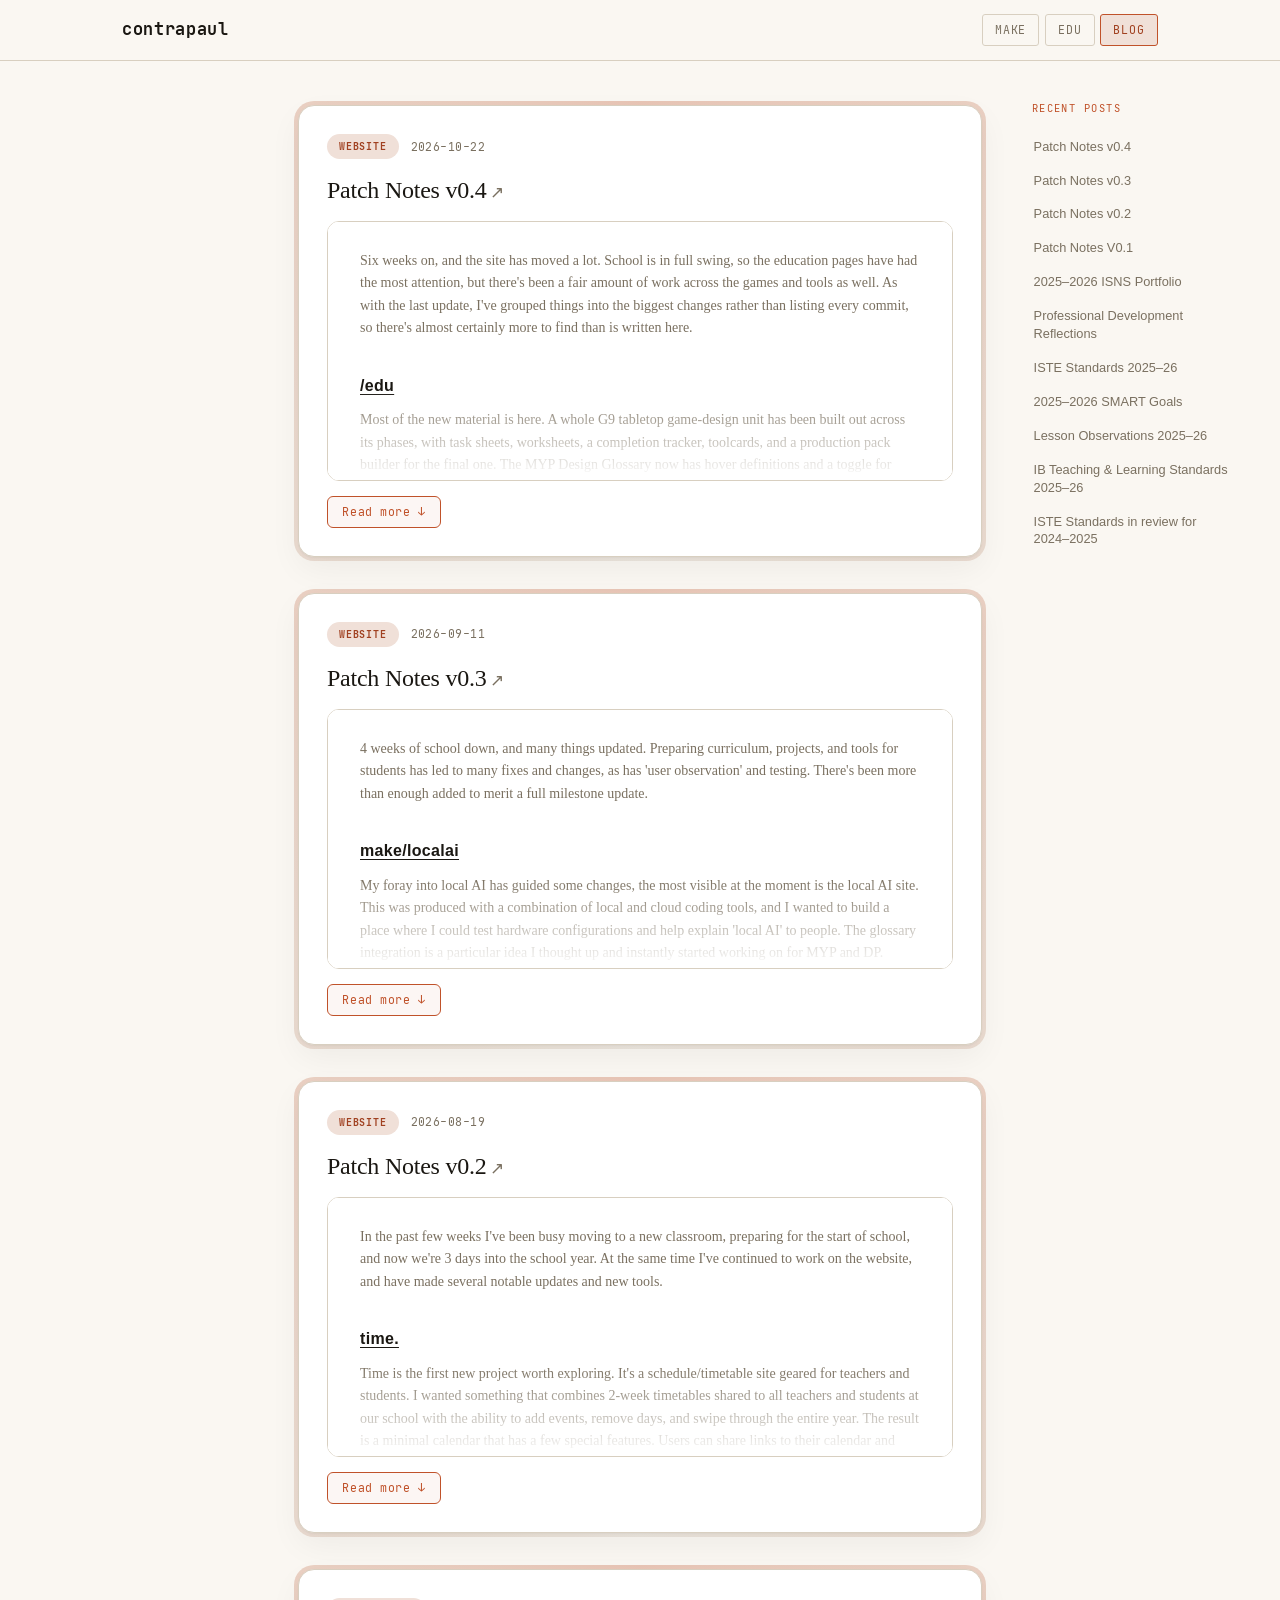
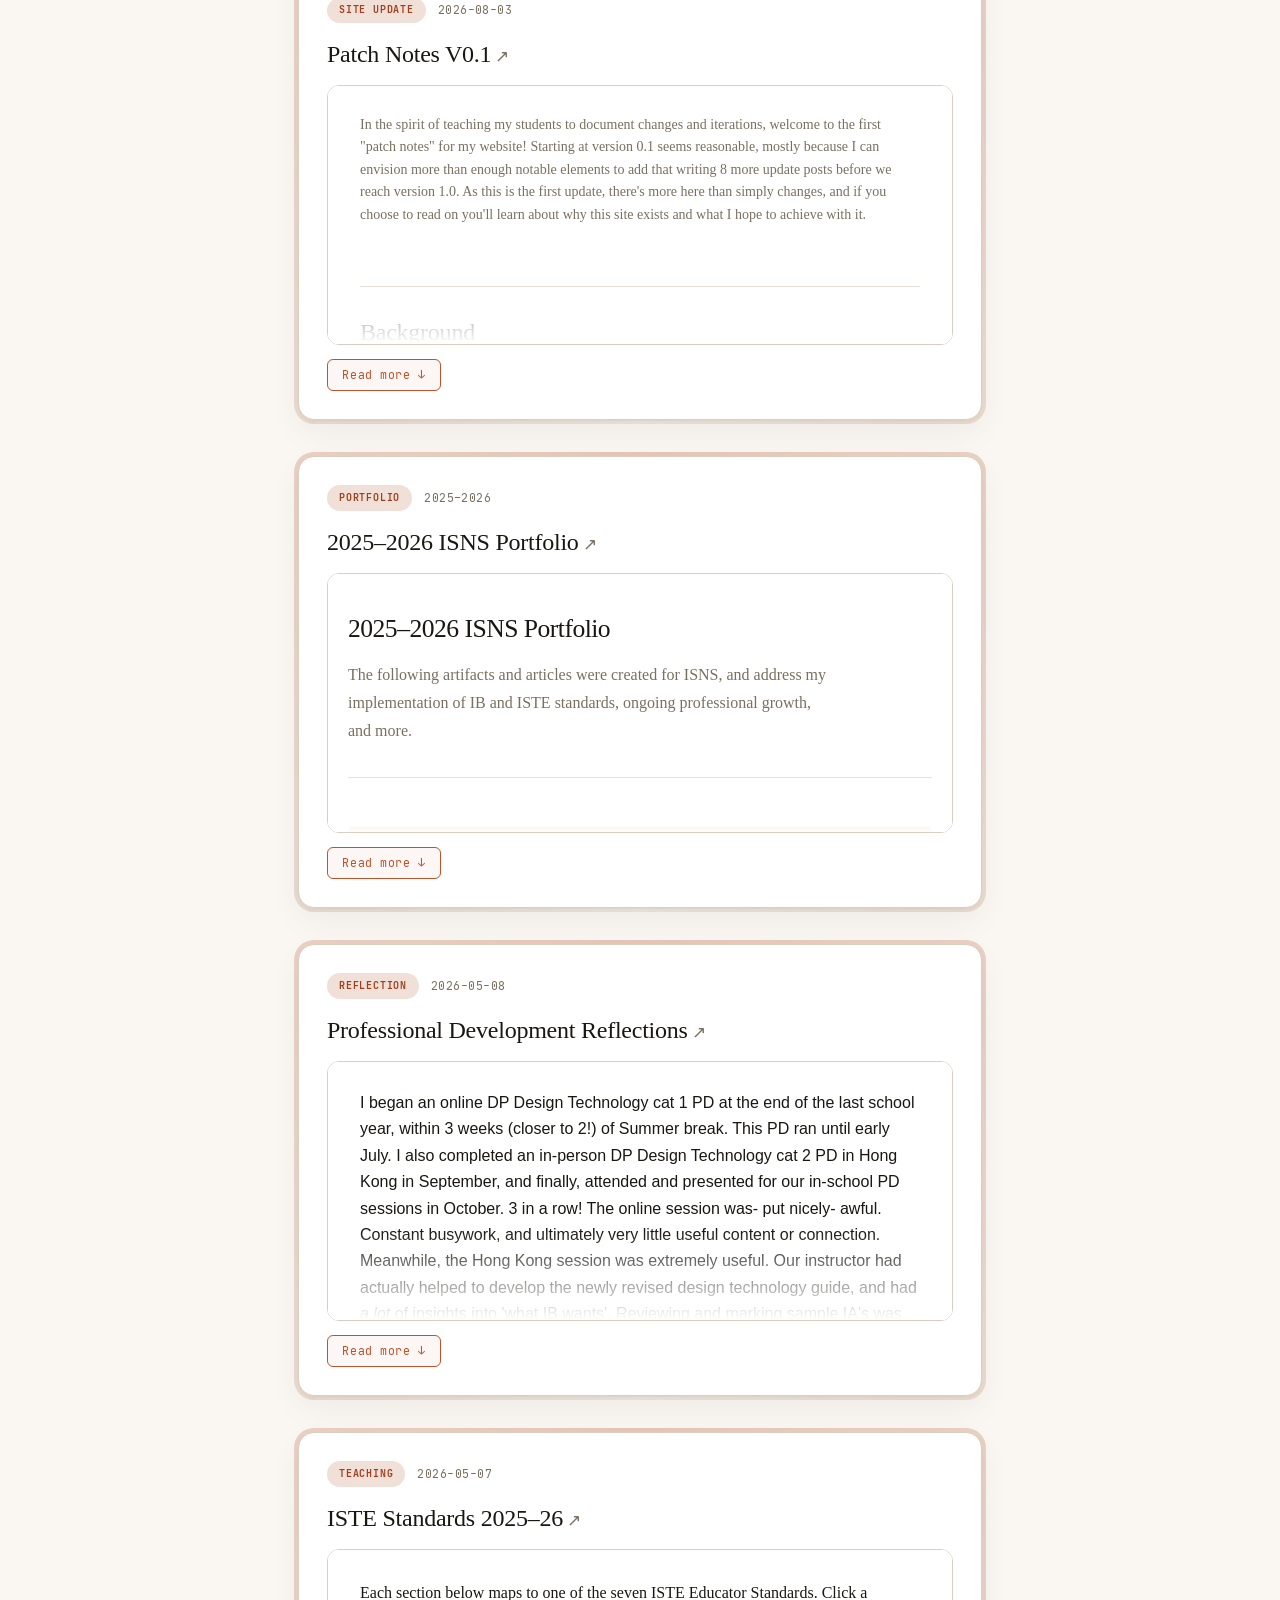
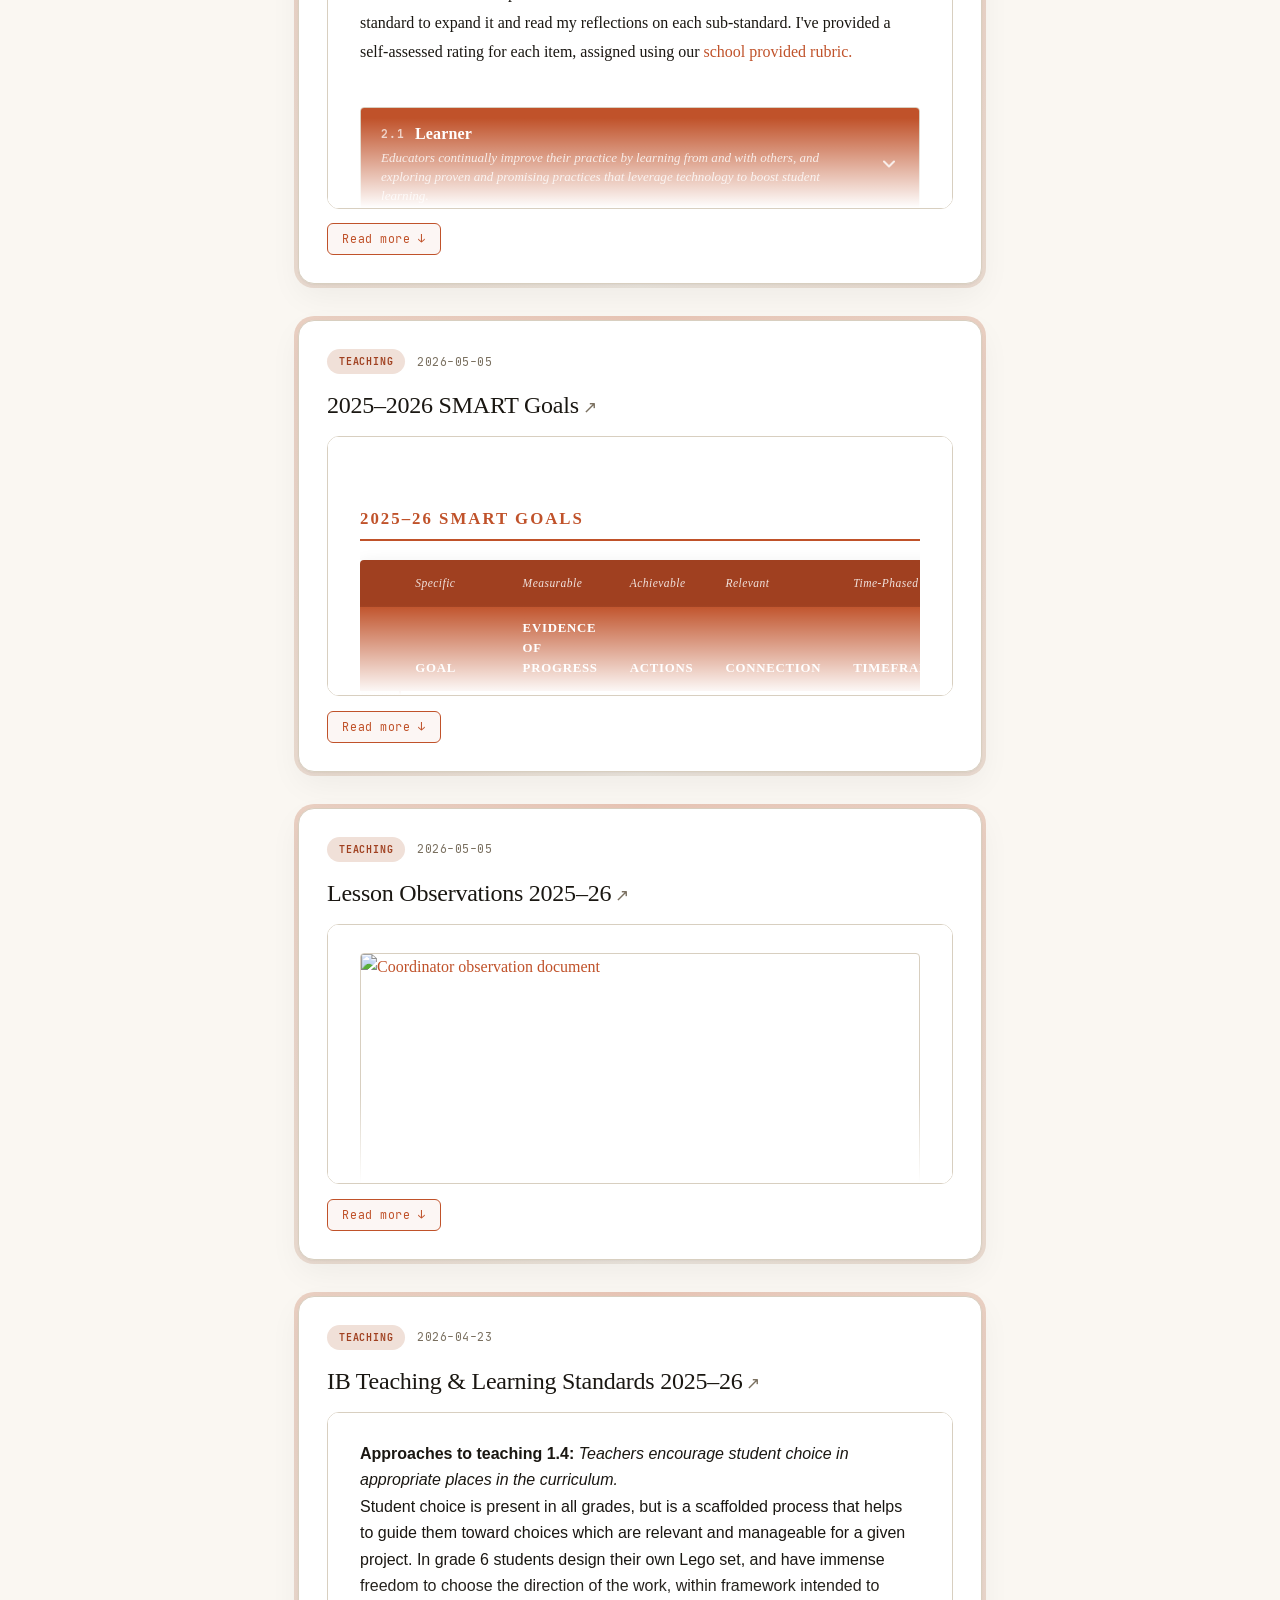
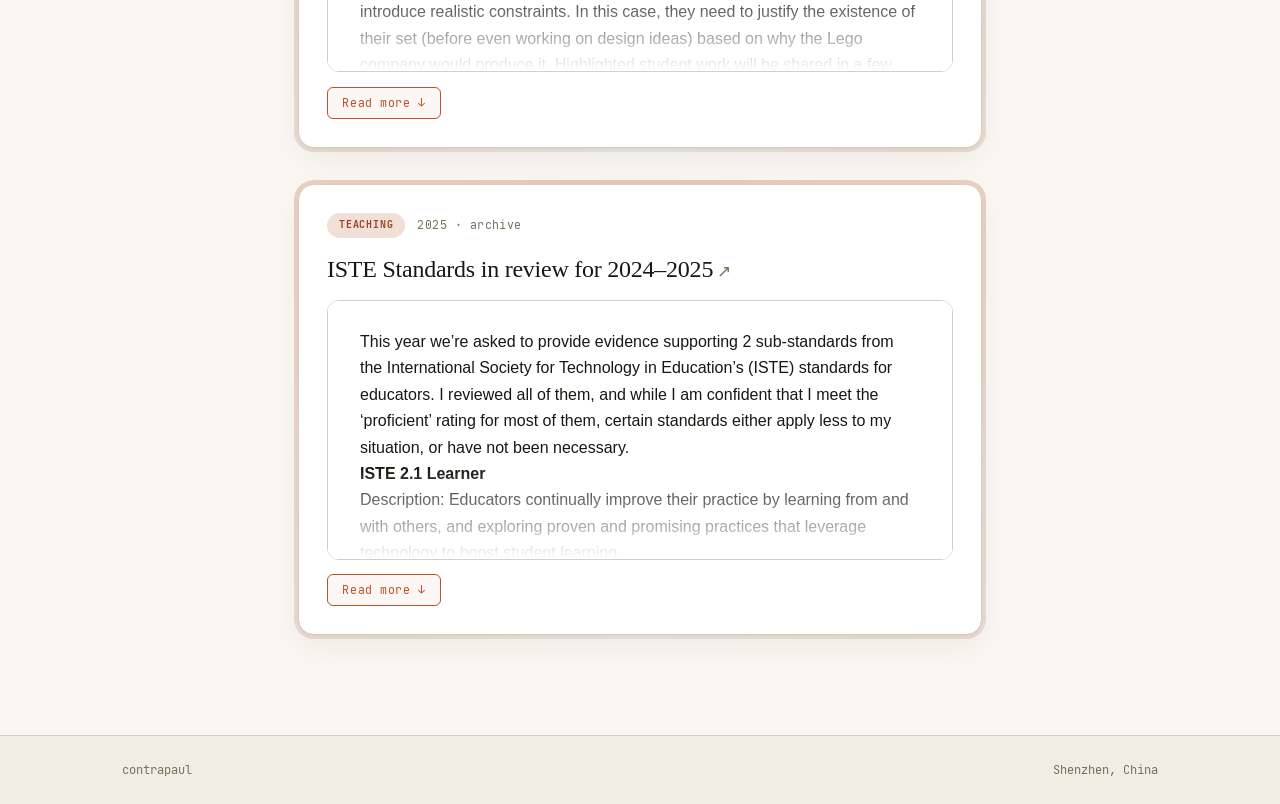
<file: index.html>
<!DOCTYPE html>
<html lang="en">
<head>
<meta charset="UTF-8">
<meta name="viewport" content="width=device-width, initial-scale=1.0">
<meta name="description" content="paul kwiatkowski // writing, reflections, and portfolio updates">
<title>blog · contrapaul</title>
<link rel="stylesheet" href="WEB/css/jetbrains-mono.css">
<style>
/* Warm editorial theme (shared with style.css) — slick chrome, readable content.
   JetBrains Mono is reserved for UI details; serif headlines + sans body do the reading. */
:root {
  --bg:          #faf7f2;
  --surface:     #f2ede4;
  --surface-2:   #e8e0d0;
  --border:      #d8cfc0;
  --text:        #1a1712;
  --muted:       #7a7060;
  --accent:      #c0522a;   /* terracotta */
  --accent-dark: #a04020;
  --accent-light:#f0e0d8;
  --font-display: Georgia, "Times New Roman", serif;
  --font-body:    "Helvetica Neue", Helvetica, Arial, sans-serif;
  --font-mono:    'JetBrains Mono', "Courier New", monospace;
  --transition:   180ms ease;
}

* { box-sizing: border-box; margin: 0; padding: 0; }
body {
  font-family: var(--font-body);
  background: var(--bg);
  color: var(--text);
  line-height: 1.6;
  min-height: 100vh;
  display: flex;
  flex-direction: column;
  -webkit-font-smoothing: antialiased;
}
a { color: inherit; text-decoration: none; }
::selection { background: var(--accent-light); }

/* ========== HEADER (shared with contrapaul.com) ========== */
.site-header {
  position: sticky;
  top: 0;
  z-index: 100;
  background: rgba(250,247,242,0.92);
  backdrop-filter: blur(8px);
  -webkit-backdrop-filter: blur(8px);
  border-bottom: 1px solid var(--border);
}
.header-inner {
  max-width: 1100px;
  margin: 0 auto;
  padding: 0 2rem;
  height: 60px;
  display: flex;
  align-items: center;
  justify-content: space-between;
}
.wordmark {
  font-family: var(--font-mono);
  font-size: 1.05rem;
  font-weight: 700;
  letter-spacing: 0.04em;
  transition: color var(--transition);
}
.wordmark:hover { color: var(--accent); }
.nav { display: flex; gap: 0.35rem; }
.nav a {
  font-family: var(--font-mono);
  font-size: 0.72rem;
  letter-spacing: 0.08em;
  text-transform: uppercase;
  padding: 0.35rem 0.75rem;
  color: var(--muted);
  transition: color var(--transition), border-color var(--transition), background var(--transition);
}
.nav a:hover { color: var(--text); }
.nav-tag {
  border: 1px solid var(--border);
  border-radius: 3px;
}
.nav-tag:hover {
  border-color: var(--accent);
  color: var(--accent);
}
.nav-tag.active {
  border-color: var(--accent);
  color: var(--accent-dark);
  background: var(--accent-light);
}

/* ========== LAYOUT: side menu + post stack ========== */
.layout {
  max-width: 1340px;
  width: 100%;
  margin: 0 auto;
  padding: 2.5rem 2rem 6rem;
  display: flex;
  align-items: flex-start;
  justify-content: center;
  gap: 2rem;
}
/* Invisible left gutter that mirrors the menu width, so the post stack
   stays centered on the page rather than being pushed by the menu. */
.layout-spacer { flex: 0 0 230px; }

/* ----- side menu (right) ----- */
.sidemenu {
  position: sticky;
  top: 84px;
  flex: 0 0 230px;
  width: 230px;
}
.sidemenu-toggle {
  display: none;
  width: 100%;
  font-family: var(--font-mono);
  font-size: 0.72rem;
  letter-spacing: 0.08em;
  text-transform: uppercase;
  color: var(--text);
  background: #fff;
  border: 1px solid var(--border);
  border-radius: 6px;
  padding: 0.6rem 0.9rem;
  cursor: pointer;
  text-align: left;
}
.sidemenu-heading {
  font-family: var(--font-mono);
  font-size: 0.65rem;
  letter-spacing: 0.14em;
  text-transform: uppercase;
  color: var(--accent);
  margin-bottom: 0.75rem;
  padding-left: 0.85rem;
}
.sidemenu-list { display: flex; flex-direction: column; }
.sidemenu-list a {
  font-size: 0.8rem;
  line-height: 1.4;
  padding: 0.5rem 0.85rem;
  border-left: 2px solid transparent;
  color: var(--muted);
  transition: color var(--transition), border-color var(--transition);
}
.sidemenu-list a:hover {
  color: var(--accent);
  border-left-color: var(--accent);
}

/* ----- post stack ----- */
.post-stack {
  flex: 0 1 800px;
  min-width: 0;
  display: flex;
  flex-direction: column;
  gap: 1.75rem;
}

/* ========== POST CARD (glass frame, warm edition) ========== */
@property --glass-angle {
  syntax: '<angle>';
  initial-value: 0deg;
  inherits: false;
}
@keyframes glass-spin {
  to { --glass-angle: 360deg; }
}
.post-card {
  border-radius: 20px;
  padding: 4px;
  background: conic-gradient(from var(--glass-angle),
    rgba(192,82,42,0.30), rgba(216,207,192,0.4), rgba(192,82,42,0.30));
  animation: glass-spin 8s linear infinite;
  scroll-margin-top: 84px;
}
.post-card-interior {
  border-radius: 16px;
  padding: 1.75rem;
  background: #fff;
  border: 1px solid var(--border);
  box-shadow: 0 1px 2px rgba(26,23,18,0.04), 0 12px 32px rgba(26,23,18,0.05);
}
.post-meta {
  display: flex;
  align-items: center;
  gap: 0.75rem;
  margin-bottom: 1rem;
  flex-wrap: wrap;
}
.post-tag {
  display: inline-block;
  font-family: var(--font-mono);
  background: var(--accent-light);
  color: var(--accent-dark);
  padding: 0.3rem 0.75rem;
  border-radius: 20px;
  font-size: 0.62rem;
  letter-spacing: 0.08em;
  text-transform: uppercase;
  font-weight: 700;
}
.post-date {
  font-family: var(--font-mono);
  font-size: 0.72rem;
  letter-spacing: 0.04em;
  color: var(--muted);
}
.post-card h2 {
  font-family: var(--font-display);
  font-size: 1.5rem;
  font-weight: 400;
  letter-spacing: -0.01em;
  line-height: 1.25;
  margin-bottom: 1rem;
  color: var(--text);
}
/* The card title doubles as the permalink to the post. */
.post-card h2 a {
  color: inherit;
  text-decoration: none;
  transition: color 0.2s ease;
}
.post-card h2 a::after {
  content: ' \2197';
  font-size: 0.7em;
  color: var(--muted);
  transition: color 0.2s ease;
}
.post-card h2 a:hover,
.post-card h2 a:hover::after { color: var(--accent); }
.post-btn {
  font-family: var(--font-mono);
  font-size: 0.72rem;
  letter-spacing: 0.05em;
  padding: 0.5rem 0.9rem;
  border-radius: 6px;
  border: 1px solid var(--accent);
  background: rgba(192,82,42,0.05);
  cursor: pointer;
  color: var(--accent);
  transition: background 0.2s ease, color 0.2s ease;
}
.post-btn:hover { background: var(--accent); color: #fff; }

/* ----- embedded post body ----- */
.post-stack {
  /* Collapsed preview height - about one or two paragraphs. Read from here by
     the script, so this is the only place the number is written. */
  --preview-h: 260px;
}
.post-body {
  position: relative;
  background: #fff;
  border: 1px solid var(--border);
  border-radius: 12px;
  overflow: hidden;
}
.post-body.collapsed { max-height: var(--preview-h); }
/* Fade the clipped edge so it reads as "there is more below". */
.post-body.collapsed::after {
  content: '';
  position: absolute;
  left: 0;
  right: 0;
  bottom: 0;
  height: 90px;
  background: linear-gradient(to bottom, rgba(255,255,255,0), #fff);
  pointer-events: none;
}
.post-body iframe {
  display: block;
  width: 100%;
  border: 0;
  background: #fff;
}
.post-more { margin-top: 0.9rem; }

/* ========== FOOTER (shared with contrapaul.com) ========== */
.site-footer {
  margin-top: auto;
  border-top: 1px solid var(--border);
  background: var(--surface);
}
.footer-inner {
  max-width: 1100px;
  margin: 0 auto;
  padding: 1.5rem 2rem;
  display: flex;
  align-items: center;
  justify-content: space-between;
  font-family: var(--font-mono);
  font-size: 0.75rem;
  color: var(--muted);
}

/* ========== MOBILE ========== */
@media (max-width: 860px) {
  .layout { flex-direction: column; gap: 1.25rem; }
  .layout-spacer { display: none; }
  .sidemenu {
    position: static;
    flex: none;
    width: 100%;
    order: -1;
  }
  .sidemenu-heading { display: none; }
  .sidemenu-toggle { display: block; }
  .sidemenu-list {
    display: none;
    margin-top: 0.6rem;
    border-left: 1px solid var(--border);
  }
  .sidemenu.open .sidemenu-list { display: flex; }
}

.posts-status {
  font-family: var(--font-mono);
  font-size: 0.8rem;
  color: var(--muted);
  padding: 1rem 0.25rem;
}
</style>
</head>
<body>
<header class="site-header">
<div class="header-inner">
<a href="https://contrapaul.com" class="wordmark">contrapaul</a>
<nav class="nav">
<a href="https://make.contrapaul.com" class="nav-tag">Make</a>
<a href="https://edu.contrapaul.com" class="nav-tag">Edu</a>
<a href="https://blog.contrapaul.com" class="nav-tag active">Blog</a>
</nav>
</div>
</header>

<main>
<div class="layout">

<!-- Left gutter: balances the right menu so the stack stays centered -->
<div class="layout-spacer" aria-hidden="true"></div>

<!-- Post stack (newest first) — populated automatically from posts/manifest.json -->
<section class="post-stack" id="postStack">
<p class="posts-status" id="postsStatus">Loading posts…</p>
</section>

<!-- Side menu (right) -->
<aside class="sidemenu" id="sidemenu">
<button class="sidemenu-toggle" id="sidemenuToggle" aria-expanded="false">Recent posts ▾</button>
<p class="sidemenu-heading">Recent posts</p>
<nav class="sidemenu-list" id="sidemenuList"></nav>
</aside>

</div>
</main>

<footer class="site-footer">
<div class="footer-inner">
<span class="footer-name">contrapaul</span>
<span class="footer-location">Shenzhen, China</span>
</div>
</footer>

<script>
(function () {
  // Mobile side-menu toggle
  var sidemenu = document.getElementById('sidemenu');
  var toggle = document.getElementById('sidemenuToggle');
  toggle.addEventListener('click', function () {
    var open = sidemenu.classList.toggle('open');
    toggle.setAttribute('aria-expanded', open ? 'true' : 'false');
  });

  // Embedded post bodies: hide each post's own header/footer/back-link and
  // size the iframe to its content. Posts are same-origin, so this is allowed.
  function fitFrame(frame) {
    try {
      var doc = frame.contentDocument;
      if (!doc) return;
      var css = doc.createElement('style');
      css.textContent =
        'html,body{background:#fff!important;}' +
        // The card already shows the title and the date, and links to the post,
        // so the post's own chrome and heading would just repeat them here.
        '.site-header,.post-meta-top,.site-footer,.post h1,.post-subtitle{display:none!important;}' +
        '.post{padding:1.75rem 2rem 2rem!important;}';
      doc.head.appendChild(css);
      frame.style.height = doc.documentElement.scrollHeight + 'px';
    } catch (e) { /* cross-origin or not ready — leave default height */ }
  }

  function slugify(filename) {
    return 'post-' + filename.replace(/\.html$/i, '').toLowerCase().replace(/[^a-z0-9]+/g, '-').replace(/(^-|-$)/g, '');
  }

  function metaContent(doc, name) {
    var el = doc.querySelector('meta[name="' + name + '"]');
    return el ? el.content.trim() : '';
  }

  // Every post's card metadata (title/date/tag/excerpt) lives in that post's
  // own <head> as <meta> tags — see posts/*.html. This is the only place
  // that data needs to be written; nothing here is duplicated by hand.
  async function loadPost(file) {
    var res = await fetch('posts/' + file);
    if (!res.ok) throw new Error('Failed to load posts/' + file);
    var html = await res.text();
    var doc = new DOMParser().parseFromString(html, 'text/html');
    // A file with no post-title meta is empty or malformed - e.g. a post that
    // was committed before its content was saved. Skip it rather than render a
    // card titled with the raw filename and no date, tag, excerpt or body.
    var title = metaContent(doc, 'post-title');
    if (!title) throw new Error('posts/' + file + ' has no post-title meta - skipping');
    var date = metaContent(doc, 'post-date');
    return {
      file: file,
      id: slugify(file),
      title: title,
      tag: metaContent(doc, 'post-tag') || 'Post',
      date: date,
      dateLabel: metaContent(doc, 'post-date-label') || date
    };
  }

  // Show the toggle only when the post is actually taller than the preview,
  // and never re-collapse a post the reader has opened.
  function syncToggle(article) {
    var body = article.querySelector('.post-body');
    var btn = article.querySelector('.post-more');
    var frame = body.querySelector('iframe');
    var full = parseFloat(frame.style.height);
    if (!full) return;
    var preview = parseFloat(getComputedStyle(document.getElementById('postStack')).getPropertyValue('--preview-h'));
    var overflows = full > preview + 40;
    btn.hidden = !overflows;
    if (!overflows) body.classList.remove('collapsed');
  }

  function renderPosts(posts) {
    var stack = document.getElementById('postStack');
    var list = document.getElementById('sidemenuList');
    stack.innerHTML = '';
    list.innerHTML = '';

    posts.forEach(function (post) {
      var article = document.createElement('article');
      article.className = 'post-card';
      article.id = post.id;
      var bodyId = post.id + '-body';
      article.innerHTML =
        '<div class="post-card-interior">' +
        '<div class="post-meta">' +
        '<span class="post-tag"></span>' +
        '<span class="post-date"></span>' +
        '</div>' +
        '<h2><a target="_blank" rel="noopener"></a></h2>' +
        '<div class="post-body collapsed" id="' + bodyId + '">' +
        '<iframe title="" loading="lazy"></iframe>' +
        '</div>' +
        '<button type="button" class="post-btn post-more" aria-controls="' + bodyId + '" aria-expanded="false" hidden>Read more ↓</button>' +
        '</div>';
      article.querySelector('.post-tag').textContent = post.tag;
      article.querySelector('.post-date').textContent = post.dateLabel;
      var link = article.querySelector('h2 a');
      link.textContent = post.title;
      link.href = 'posts/' + post.file;
      var frame = article.querySelector('iframe');
      frame.title = post.title;
      frame.src = 'posts/' + post.file;
      frame.addEventListener('load', function () {
        fitFrame(frame);
        syncToggle(article);
      });

      var body = article.querySelector('.post-body');
      var moreBtn = article.querySelector('.post-more');
      moreBtn.addEventListener('click', function () {
        var collapsed = body.classList.toggle('collapsed');
        moreBtn.setAttribute('aria-expanded', collapsed ? 'false' : 'true');
        moreBtn.textContent = collapsed ? 'Read more ↓' : 'Show less ↑';
        // Collapsing a long post can leave the reader far down the page.
        if (collapsed) article.scrollIntoView({ block: 'nearest' });
      });
      stack.appendChild(article);

      var sideLink = document.createElement('a');
      sideLink.href = '#' + post.id;
      sideLink.textContent = post.title;
      sideLink.addEventListener('click', function () { sidemenu.classList.remove('open'); });
      list.appendChild(sideLink);
    });

    window.addEventListener('resize', function () {
      document.querySelectorAll('.post-card').forEach(function (article) {
        fitFrame(article.querySelector('.post-body iframe'));
        syncToggle(article);
      });
    });
  }

  async function init() {
    var status = document.getElementById('postsStatus');
    try {
      var manifestRes = await fetch('posts/manifest.json');
      if (!manifestRes.ok) throw new Error('Failed to load posts/manifest.json');
      var files = await manifestRes.json();
      // One unreadable post must not blank the whole stack, so each load
      // failure is reported to the console and dropped on its own.
      var loaded = await Promise.all(files.map(function (file) {
        return loadPost(file).catch(function (err) { console.warn(err.message); return null; });
      }));
      var posts = loaded.filter(function (post) { return post; });
      if (!posts.length) throw new Error('no readable posts in posts/manifest.json');
      posts.sort(function (a, b) { return b.date.localeCompare(a.date); });
      renderPosts(posts);
    } catch (err) {
      status.textContent = 'Could not load posts (' + err.message + '). If you opened this file directly, serve it over http:// instead — e.g. `python3 -m http.server` from the blog/ folder.';
      console.error(err);
    }
  }

  init();
})();
</script>
</body>
</html>
</file>
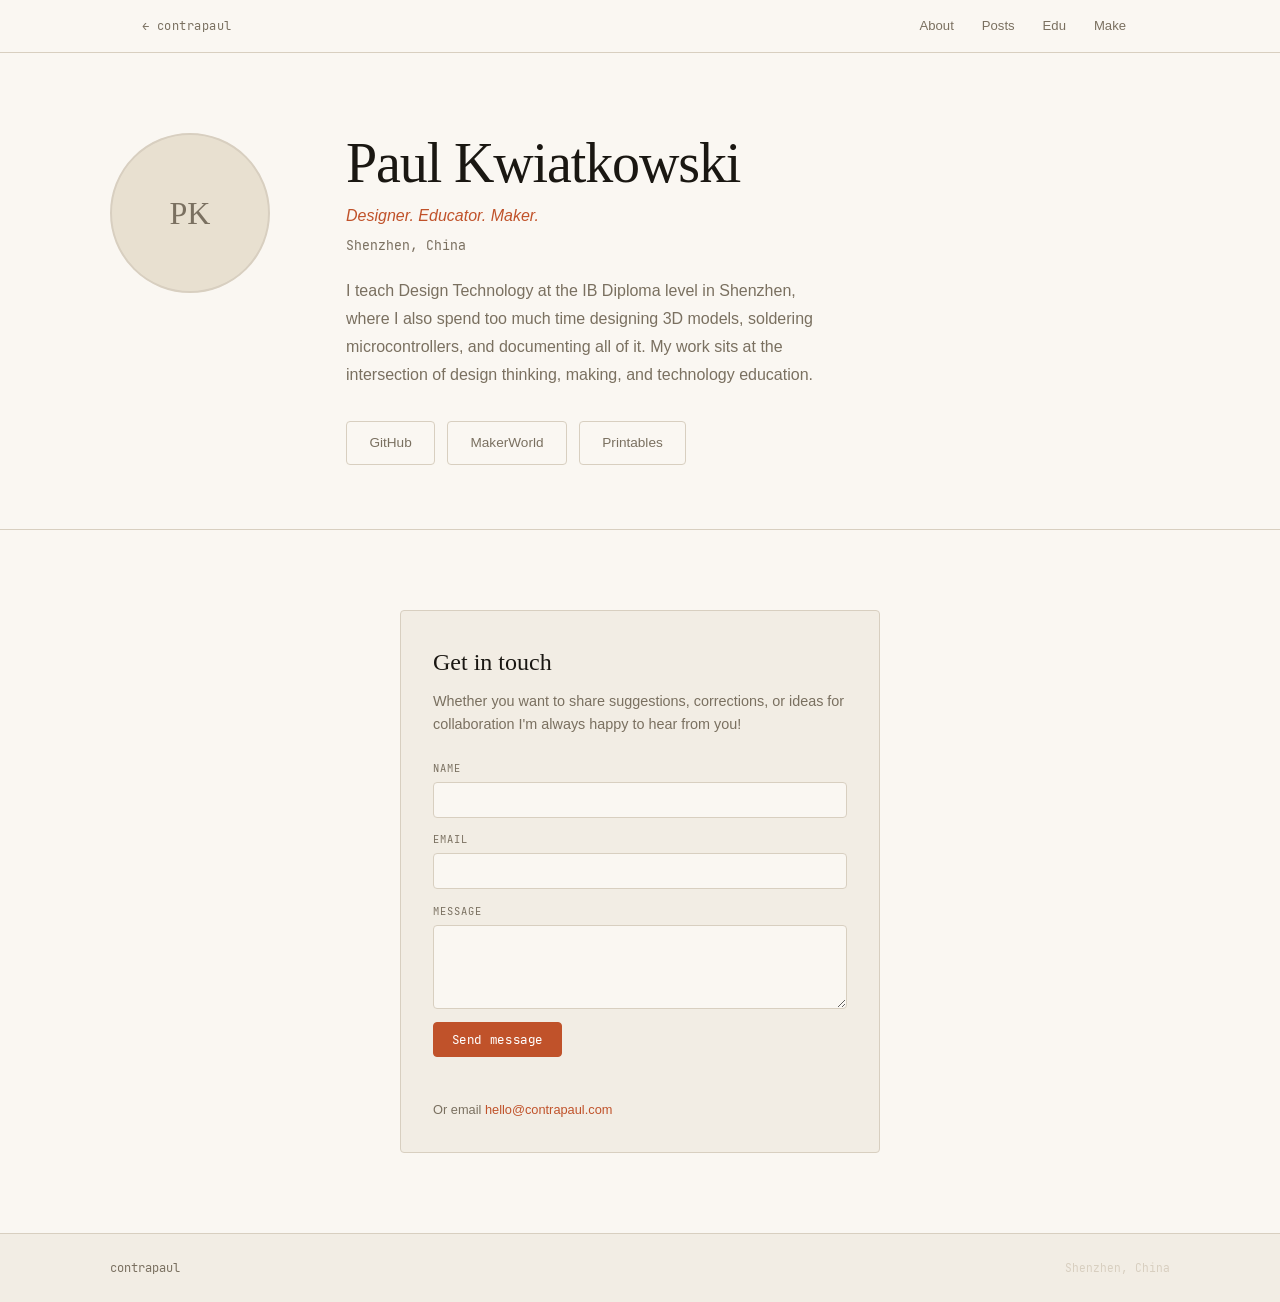
<file: about.html>
<!DOCTYPE html>
<html lang="en">
<head>
<meta charset="UTF-8">
<meta name="viewport" content="width=device-width, initial-scale=1.0">
<meta name="description" content="About Paul Kwiatkowski, Design Technology teacher, maker, 3D printing creator, and designer based in Shenzhen.">
<title>About - contrapaul blog</title>
<link rel="stylesheet" href="WEB/css/jetbrains-mono.css">
<link rel="stylesheet" href="style.css">
</head>
<body>
<header class="site-header">
<div class="header-inner">
<a href="https://contrapaul.com" class="back-link">← contrapaul</a>
<nav class="nav">
<a href="about.html">About</a>
<a href="index.html">Posts</a>
<a href="https://edu.contrapaul.com">Edu</a>
<a href="https://make.contrapaul.com">Make</a>
</nav>
</div>
</header>
<main>
<section class="hero">
<div class="hero-inner">
<div class="profile-block">
<div class="profile-image-wrap">
<div class="profile-image-placeholder">PK</div>
</div>
<div>
<h1 class="name">Paul Kwiatkowski</h1>
<p class="tagline">Designer. Educator. Maker.</p>
<p class="location">Shenzhen, China</p>
<p class="bio-short">I teach Design Technology at the IB Diploma level in Shenzhen, where I also spend too much time designing 3D models, soldering microcontrollers, and documenting all of it. My work sits at the intersection of design thinking, making, and technology education.</p>
<div class="profile-links">
<a href="https://github.com/" class="btn-secondary" target="_blank" rel="noopener">GitHub</a>
<a href="https://makerworld.com/" class="btn-secondary" target="_blank" rel="noopener">MakerWorld</a>
<a href="https://printables.com/" class="btn-secondary" target="_blank" rel="noopener">Printables</a>
</div>
</div>
</div>
</div>
</section>

<section class="section-inner">
<div class="contact-block">
<h2 class="contact-title">Get in touch</h2>
<p class="contact-lede">Whether you want to share suggestions, corrections, or ideas for collaboration I'm always happy to hear from you!</p>
<form class="contact-form" id="contact-form" novalidate>
<label class="contact-field">
<span class="contact-label">Name</span>
<input type="text" name="name" required autocomplete="name" maxlength="100">
</label>
<label class="contact-field">
<span class="contact-label">Email</span>
<input type="email" name="email" required autocomplete="email" maxlength="200">
</label>
<label class="contact-field">
<span class="contact-label">Message</span>
<textarea name="message" rows="4" required maxlength="5000"></textarea>
</label>
<input type="text" name="company" class="contact-hp" tabindex="-1" autocomplete="off" aria-hidden="true">
<button type="submit" class="contact-submit" id="contact-submit">Send message</button>
<div class="contact-status" id="contact-status" role="status" aria-live="polite"></div>
</form>
<div class="contact-fallback">Or email <a href="mailto:hello@contrapaul.com">hello@contrapaul.com</a></div>
</div>
</section>
</main>

<footer class="site-footer">
<div class="footer-inner">
<a href="https://contrapaul.com" class="footer-home">contrapaul</a>
<span class="footer-copy">Shenzhen, China</span>
</div>
</footer>

<script>
(function () {
  'use strict';
  var form = document.getElementById('contact-form');
  if (!form) return;
  var btn = document.getElementById('contact-submit');
  var statusEl = document.getElementById('contact-status');

  function setStatus(msg, kind) {
    statusEl.textContent = msg;
    statusEl.className = 'contact-status' + (kind ? ' is-' + kind : '');
  }

  form.addEventListener('submit', function (e) {
    e.preventDefault();
    setStatus('', '');
    var fd = new FormData(form);

    /* Honeypot: real users never fill this hidden field */
    if ((fd.get('company') || '').trim()) {
      setStatus('Thanks, your message has been sent.', 'success');
      form.reset();
      return;
    }

    var payload = {
      name: (fd.get('name') || '').trim(),
      email: (fd.get('email') || '').trim(),
      message: (fd.get('message') || '').trim()
    };
    if (!payload.name || !payload.email || !payload.message) {
      setStatus('Please fill in all fields.', 'error');
      return;
    }

    var original = btn.textContent;
    btn.disabled = true;
    btn.textContent = 'Sending...';

    fetch('/api/contact', {
      method: 'POST',
      headers: { 'Content-Type': 'application/json' },
      body: JSON.stringify(payload)
    }).then(function (res) {
      return res.json().catch(function () { return {}; }).then(function (body) {
        if (res.ok) {
          setStatus('Thanks, your message has been sent.', 'success');
          form.reset();
        } else {
          setStatus(body.error || 'Something went wrong. Please use the email link below.', 'error');
        }
      });
    }).catch(function () {
      setStatus('Network error. Please use the email link below.', 'error');
    }).finally(function () {
      btn.disabled = false;
      btn.textContent = original;
    });
  });
})();
</script>
</body>
</html>
</file>
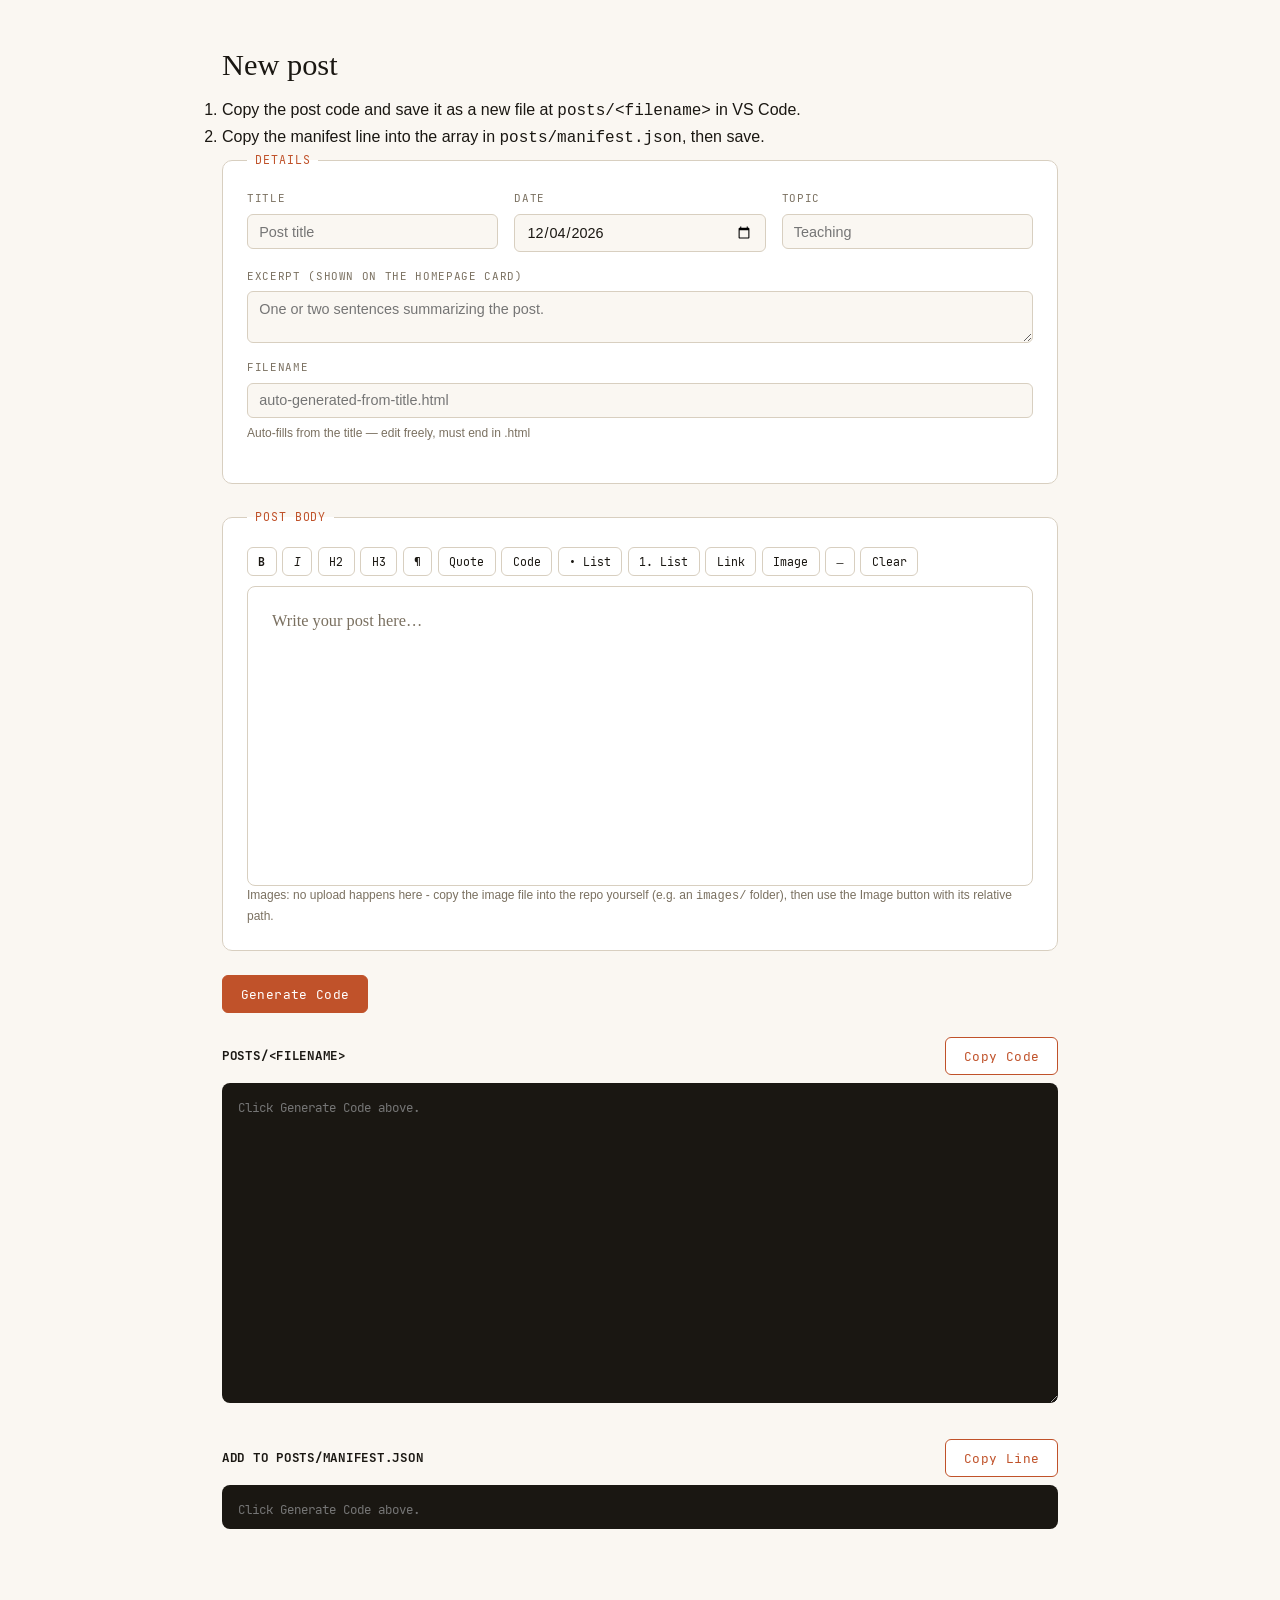
<file: new-post.html>
<!DOCTYPE html>
<html lang="en">
<head>
<meta charset="UTF-8">
<meta name="viewport" content="width=device-width, initial-scale=1.0">
<title>New post — contrapaul</title>
<link rel="stylesheet" href="WEB/css/jetbrains-mono.css">
<link rel="stylesheet" href="style.css">
<style>
:root {
  --bg: #faf7f2; --surface: #f2ede4; --surface-2: #e8e0d0; --border: #d8cfc0;
  --text: #1a1712; --muted: #7a7060; --accent: #c0522a; --accent-dark: #a04020;
  --accent-light: #f0e0d8; --font-display: Georgia, "Times New Roman", serif;
  --font-body: "Helvetica Neue", Helvetica, Arial, sans-serif;
  --font-mono: 'JetBrains Mono', "Courier New", monospace; --radius: 10px;
}
* { box-sizing: border-box; }
body { font-family: var(--font-body); background: var(--bg); color: var(--text); margin: 0; }
.wrap { max-width: 900px; margin: 0 auto; padding: 2.5rem 2rem 6rem; }
h1 { font-family: var(--font-display); font-weight: 400; font-size: 1.9rem; margin: 0 0 0.4rem; }
.intro { color: var(--muted); font-size: 0.9rem; line-height: 1.6; margin-bottom: 2rem; max-width: 65ch; }
.intro ol { padding-left: 1.2rem; margin: 0.5rem 0 0; }
fieldset { border: 1px solid var(--border); border-radius: var(--radius); padding: 1.25rem 1.5rem 1.5rem; margin: 0 0 1.5rem; background: #fff; }
legend { font-family: var(--font-mono); font-size: 0.72rem; letter-spacing: 0.08em; text-transform: uppercase; color: var(--accent); padding: 0 0.5rem; }
.field-row { display: flex; gap: 1rem; flex-wrap: wrap; margin-bottom: 1rem; }
.field { flex: 1 1 200px; display: flex; flex-direction: column; gap: 0.35rem; }
.field.full { flex-basis: 100%; }
label { font-family: var(--font-mono); font-size: 0.68rem; letter-spacing: 0.06em; text-transform: uppercase; color: var(--muted); }
input[type="text"], input[type="date"], textarea {
  font-family: var(--font-body); font-size: 0.9rem; padding: 0.55rem 0.7rem;
  border: 1px solid var(--border); border-radius: 6px; background: var(--bg); color: var(--text);
}
input:focus, textarea:focus, [contenteditable]:focus { outline: 2px solid var(--accent-light); border-color: var(--accent); }
.hint { font-size: 0.75rem; color: var(--muted); }

.toolbar { display: flex; flex-wrap: wrap; gap: 0.35rem; margin-bottom: 0.6rem; }
.toolbar button {
  font-family: var(--font-mono); font-size: 0.72rem; padding: 0.4rem 0.65rem;
  border: 1px solid var(--border); border-radius: 6px; background: #fff; color: var(--text); cursor: pointer;
}
.toolbar button:hover { border-color: var(--accent); color: var(--accent); }

#editor {
  min-height: 300px; border: 1px solid var(--border); border-radius: 8px;
  padding: 1.25rem 1.5rem; background: #fff; font-family: var(--font-display);
  font-size: 1.02rem; line-height: 1.75;
}
#editor:empty:before { content: attr(data-placeholder); color: var(--muted); }
#editor h2 { font-size: 1.35rem; }
#editor h3 { font-size: 1.05rem; }
#editor blockquote { border-left: 3px solid var(--accent); padding-left: 1rem; margin-left: 0; color: var(--muted); font-style: italic; }
#editor code { font-family: var(--font-mono); background: var(--surface-2); padding: 0.1em 0.35em; border-radius: 3px; }
#editor img { max-width: 100%; border-radius: 6px; border: 1px solid var(--border); }
#editor a { color: var(--accent); }

.actions { display: flex; gap: 0.75rem; margin: 1.5rem 0; flex-wrap: wrap; }
.btn { font-family: var(--font-mono); font-size: 0.8rem; letter-spacing: 0.03em; padding: 0.65rem 1.1rem; border-radius: 6px; border: 1px solid var(--accent); background: var(--accent); color: #fff; cursor: pointer; }
.btn.secondary { background: #fff; color: var(--accent); }
.btn:hover { opacity: 0.9; }

.output { margin-bottom: 1.75rem; }
.output-head { display: flex; align-items: center; justify-content: space-between; margin-bottom: 0.5rem; flex-wrap: wrap; gap: 0.5rem; }
.output-head h2 { font-family: var(--font-mono); font-size: 0.78rem; letter-spacing: 0.06em; text-transform: uppercase; color: var(--text); margin: 0; }
textarea.code {
  width: 100%; font-family: var(--font-mono); font-size: 0.78rem; line-height: 1.5;
  background: #1a1712; color: #f2ede4; border: none; border-radius: 8px; padding: 1rem; resize: vertical;
}
#outputCode { height: 320px; }
#manifestLine { height: 44px; resize: none; }
</style>
</head>
<body>
<div class="wrap">
<h1>New post</h1>
  <ol>
    <li>Copy the post code and save it as a new file at <code>posts/&lt;filename&gt;</code> in VS Code.</li>
    <li>Copy the manifest line into the array in <code>posts/manifest.json</code>, then save.</li>
  </ol>
</p>

<fieldset>
<legend>Details</legend>
<div class="field-row">
  <div class="field">
    <label for="fieldTitle">Title</label>
    <input type="text" id="fieldTitle" placeholder="Post title">
  </div>
  <div class="field">
    <label for="fieldDate">Date</label>
    <input type="date" id="fieldDate">
  </div>
  <div class="field">
    <label for="fieldTag">Topic</label>
    <input type="text" id="fieldTag" list="tagOptions" placeholder="Teaching">
    <datalist id="tagOptions">
      <option value="Teaching"><option value="Reflection"><option value="Portfolio">
    </datalist>
  </div>
</div>
<div class="field-row">
  <div class="field full">
    <label for="fieldExcerpt">Excerpt (shown on the homepage card)</label>
    <textarea id="fieldExcerpt" rows="2" placeholder="One or two sentences summarizing the post."></textarea>
  </div>
</div>
<div class="field-row">
  <div class="field full">
    <label for="fieldFilename">Filename</label>
    <input type="text" id="fieldFilename" placeholder="auto-generated-from-title.html">
    <span class="hint">Auto-fills from the title — edit freely, must end in .html</span>
  </div>
</div>
</fieldset>

<fieldset>
<legend>Post body</legend>
<div class="toolbar">
  <button type="button" data-cmd="bold" title="Bold"><b>B</b></button>
  <button type="button" data-cmd="italic" title="Italic"><i>I</i></button>
  <button type="button" data-block="H2">H2</button>
  <button type="button" data-block="H3">H3</button>
  <button type="button" data-block="P">¶</button>
  <button type="button" data-block="BLOCKQUOTE">Quote</button>
  <button type="button" id="btnCode">Code</button>
  <button type="button" data-cmd="insertUnorderedList">• List</button>
  <button type="button" data-cmd="insertOrderedList">1. List</button>
  <button type="button" id="btnLink">Link</button>
  <button type="button" id="btnImage">Image</button>
  <button type="button" data-cmd="insertHorizontalRule">―</button>
  <button type="button" data-cmd="removeFormat">Clear</button>
</div>
<div id="editor" contenteditable="true" data-placeholder="Write your post here…"></div>
<p class="hint">Images: no upload happens here - copy the image file into the repo yourself (e.g. an <code>images/</code> folder), then use the Image button with its relative path.</p>
</fieldset>

<div class="actions">
  <button type="button" class="btn" id="btnGenerate">Generate Code</button>
</div>

<div class="output">
  <div class="output-head">
    <h2>posts/<span id="filenameHint">&lt;filename&gt;</span></h2>
    <button type="button" class="btn secondary" id="btnCopyCode">Copy Code</button>
  </div>
  <textarea class="code" id="outputCode" readonly placeholder="Click Generate Code above."></textarea>
</div>

<div class="output">
  <div class="output-head">
    <h2>Add to posts/manifest.json</h2>
    <button type="button" class="btn secondary" id="btnCopyManifest">Copy Line</button>
  </div>
  <textarea class="code" id="manifestLine" readonly placeholder="Click Generate Code above."></textarea>
</div>

</div>

<script>
(function () {
  var editor = document.getElementById('editor');
  var titleInput = document.getElementById('fieldTitle');
  var dateInput = document.getElementById('fieldDate');
  var tagInput = document.getElementById('fieldTag');
  var excerptInput = document.getElementById('fieldExcerpt');
  var filenameInput = document.getElementById('fieldFilename');

  dateInput.value = new Date().toISOString().slice(0, 10);

  function slugify(s) {
    return s.toLowerCase().trim().replace(/[^a-z0-9]+/g, '-').replace(/(^-+|-+$)/g, '');
  }

  var filenameTouched = false;
  filenameInput.addEventListener('input', function () { filenameTouched = true; });
  titleInput.addEventListener('input', function () {
    if (!filenameTouched) filenameInput.value = slugify(titleInput.value) + '.html';
  });

  editor.addEventListener('focus', function () {
    document.execCommand('defaultParagraphSeparator', false, 'p');
  });

  document.querySelectorAll('.toolbar button[data-cmd]').forEach(function (btn) {
    btn.addEventListener('click', function () {
      editor.focus();
      document.execCommand(btn.dataset.cmd, false, null);
    });
  });

  document.querySelectorAll('.toolbar button[data-block]').forEach(function (btn) {
    btn.addEventListener('click', function () {
      editor.focus();
      document.execCommand('formatBlock', false, btn.dataset.block);
    });
  });

  document.getElementById('btnLink').addEventListener('click', function () {
    var sel = window.getSelection();
    if (!sel || sel.isCollapsed) { alert('Select some text first, then click Link.'); return; }
    var url = prompt('Link URL:', 'https://');
    if (!url) return;
    editor.focus();
    document.execCommand('createLink', false, url);
  });

  document.getElementById('btnImage').addEventListener('click', function () {
    var src = prompt('Image path (relative to the posts/ folder), e.g. images/photo.jpg:');
    if (!src) return;
    var alt = prompt('Alt text (short description for accessibility):', '') || '';
    editor.focus();
    document.execCommand('insertHTML', false,
      '<img src="' + escapeAttr(src) + '" alt="' + escapeAttr(alt) + '">');
  });

  document.getElementById('btnCode').addEventListener('click', function () {
    var sel = window.getSelection();
    if (!sel || sel.isCollapsed || !sel.rangeCount) { alert('Select some text first, then click Code.'); return; }
    var range = sel.getRangeAt(0);
    var wrapper = document.createElement('code');
    try {
      range.surroundContents(wrapper);
    } catch (e) {
      wrapper.appendChild(range.extractContents());
      range.insertNode(wrapper);
    }
    sel.removeAllRanges();
  });

  function escapeHtml(s) {
    return String(s)
      .replace(/&/g, '&amp;').replace(/</g, '&lt;')
      .replace(/>/g, '&gt;').replace(/"/g, '&quot;');
  }
  function escapeAttr(s) { return escapeHtml(s); }

  function cleanBodyHtml() {
    var clone = editor.cloneNode(true);
    clone.querySelectorAll('*').forEach(function (el) { el.removeAttribute('style'); });
    return clone.innerHTML.trim();
  }

  document.getElementById('btnGenerate').addEventListener('click', function () {
    var title = titleInput.value.trim();
    var date = dateInput.value.trim();
    var tag = tagInput.value.trim();
    var excerpt = excerptInput.value.trim();
    var filename = filenameInput.value.trim() || (slugify(title) + '.html');
    if (!/\.html$/i.test(filename)) filename += '.html';

    if (!title || !date) { alert('Title and date are required.'); return; }

    var bodyHtml = cleanBodyHtml();

    var page = '<!DOCTYPE html>\n<html lang="en">\n<head>\n<meta charset="UTF-8">\n' +
      '<meta name="viewport" content="width=device-width, initial-scale=1.0">\n' +
      '<title>' + escapeHtml(title) + ' — contrapaul</title>\n' +
      '<meta name="description" content="' + escapeAttr(excerpt) + '">\n' +
      '<meta name="post-title" content="' + escapeAttr(title) + '">\n' +
      '<meta name="post-date" content="' + date + '">\n' +
      '<meta name="post-tag" content="' + escapeAttr(tag) + '">\n' +
      '<link rel="stylesheet" href="../WEB/css/jetbrains-mono.css">\n' +
      '<link rel="stylesheet" href="../style.css">\n' +
      '<link rel="stylesheet" href="../posts.css">\n' +
      '</head>\n<body>\n' +
      '<header class="site-header">\n<div class="header-inner">\n' +
      '<a href="https://contrapaul.com" class="back-link">← contrapaul</a>\n' +
      '<nav class="nav">\n<a href="https://contrapaul.com/#about">About</a>\n' +
      '<a href="https://contrapaul.com/#work">Work</a>\n' +
      '<a href="https://contrapaul.com/#writing">Writing</a>\n' +
      '<a href="https://contrapaul.com/#contact">Contact</a>\n</nav>\n</div>\n</header>\n\n' +
      '<article class="post">\n  <div class="post-inner">\n' +
      '    <div class="post-meta-top">\n      <a href="/" class="back-link">← Back</a>\n' +
      '      <time datetime="' + date + '">' + date + '</time>\n    </div>\n\n' +
      '    <h1>' + escapeHtml(title) + '</h1>\n' +
      '    <p class="post-subtitle">' + escapeHtml(excerpt) + '</p>\n\n' +
      '    <div class="post-body">\n' + bodyHtml + '\n    </div>\n  </div>\n</article>\n\n' +
      '<footer class="site-footer">\n<div class="footer-inner">\n' +
      '<a href="https://contrapaul.com" class="footer-home">contrapaul</a>\n' +
      '<span class="footer-copy">Shenzhen, China</span>\n</div>\n</footer>\n</body>\n</html>\n';

    document.getElementById('outputCode').value = page;
    document.getElementById('manifestLine').value = '  "' + filename + '",';
    document.getElementById('filenameHint').textContent = filename;
  });

  function wireCopy(btnId, sourceId) {
    document.getElementById(btnId).addEventListener('click', function () {
      var el = document.getElementById(sourceId);
      if (!el.value) return;
      el.select();
      navigator.clipboard.writeText(el.value).then(function () {
        var btn = document.getElementById(btnId);
        var original = btn.textContent;
        btn.textContent = 'Copied!';
        setTimeout(function () { btn.textContent = original; }, 1500);
      });
    });
  }
  wireCopy('btnCopyCode', 'outputCode');
  wireCopy('btnCopyManifest', 'manifestLine');
})();
</script>
</body>
</html>
</file>
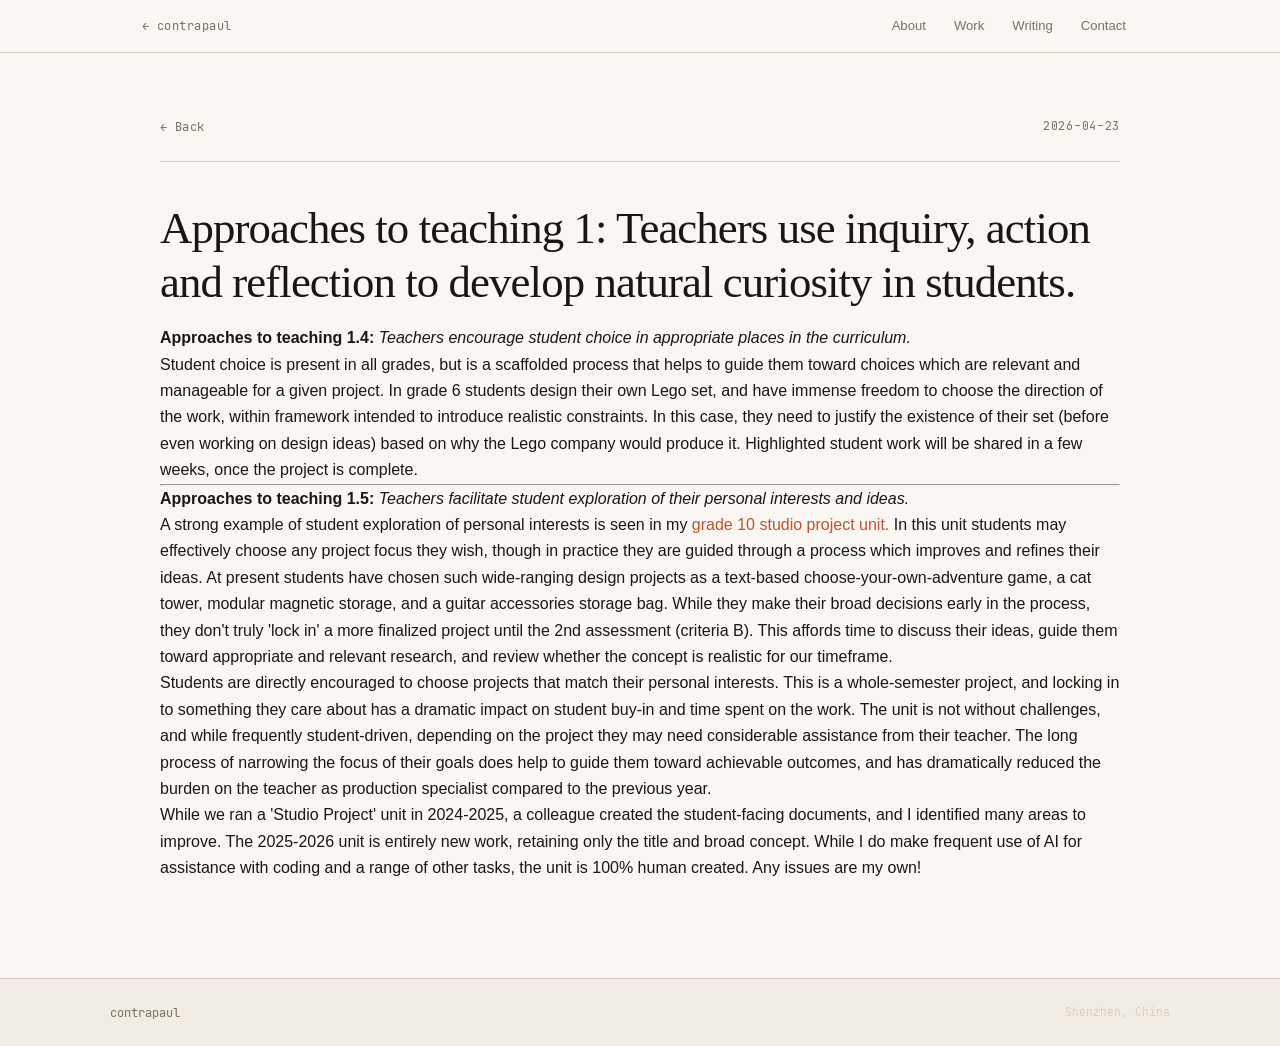
<file: posts/IBstandards.html>
<!DOCTYPE html>
<html lang="en">
<head>
<meta charset="UTF-8">
<meta name="viewport" content="width=device-width, initial-scale=1.0">
<title>IB Teaching and Learning Standards 2025-2026 contrapaul</title>
<meta name="description" content="How my approaches to teaching and learning lined up with the IB standards — inquiry, action, and reflection in practice.">
<meta name="post-title" content="IB Teaching &amp; Learning Standards 2025–26">
<meta name="post-date" content="2026-04-23">
<meta name="post-tag" content="Teaching">
<link rel="stylesheet" href="../WEB/css/jetbrains-mono.css">
<link rel="stylesheet" href="../style.css">
<link rel="stylesheet" href="../posts.css">
</head>
<body>
<header class="site-header">
<div class="header-inner">
<a href="https://contrapaul.com" class="back-link">← contrapaul</a>
<nav class="nav">
<a href="https://contrapaul.com/#about">About</a>
<a href="https://contrapaul.com/#work">Work</a>
<a href="https://contrapaul.com/#writing">Writing</a>
<a href="https://contrapaul.com/#contact">Contact</a>
</nav>
</div>
</header>

<article class="post">
  <div class="post-inner">
    <div class="post-meta-top">
      <a href="/" class="back-link">← Back</a>
      <time>2026-04-23</time>
    </div>

<h1>Approaches to teaching 1: Teachers use inquiry, action and reflection to develop natural curiosity in students. </h1>
<p><strong>Approaches to teaching 1.4:</strong><em> Teachers encourage student choice in appropriate places in the curriculum.</em>
<p></p>
<p>Student choice is present in all grades, but is a scaffolded process that helps to guide them toward choices which are relevant and manageable for a given project. In grade 6 students design their own Lego set, and have immense freedom to choose the direction of the work, within framework intended to introduce realistic constraints. In this case, they need to justify the existence of their set (before even working on design ideas) based on why the Lego company would produce it. Highlighted student work will be shared in a few weeks, once the project is complete.</p> 
<hr>
<p></p>
<p><strong>Approaches to teaching 1.5:</strong><em> Teachers facilitate student exploration of their personal interests and ideas.</em></p>
<p></p>
<p>A strong example of student exploration of personal interests is seen in my <a href="https://blog.contrapaul.com/G10_Studio_Project_Unit+Task_Sheet.pdf">grade 10 studio project unit.</a> In this unit students may effectively choose any project focus they wish, though in practice they are guided through a process which improves and refines their ideas. At present students have chosen such wide-ranging design projects as a text-based choose-your-own-adventure game, a cat tower, modular magnetic storage, and a guitar accessories storage bag. While they make their broad decisions early in the process, they don't truly 'lock in' a more finalized project until the 2nd assessment (criteria B). This affords time to discuss their ideas, guide them toward appropriate and relevant research, and review whether the concept is realistic for our timeframe.</p>
<p>Students are directly encouraged to choose projects that match their personal interests. This is a whole-semester project, and locking in to something they care about has a dramatic impact on student buy-in and time spent on the work. The unit is not without challenges, and while frequently student-driven, depending on the project they may need considerable assistance from their teacher. The long process of narrowing the focus of their goals does help to guide them toward achievable outcomes, and has dramatically reduced the burden on the teacher as production specialist compared to the previous year.</p>
<p>While we ran a 'Studio Project' unit in 2024-2025, a colleague created the student-facing documents, and I identified many areas to improve. The 2025-2026 unit is entirely new work, retaining only the title and broad concept. While I do make frequent use of AI for assistance with coding and a range of other tasks, the unit is 100% human created. Any issues are my own!</p>
    
  </div>
</article>

<footer class="site-footer">
<div class="footer-inner">
<a href="https://contrapaul.com" class="footer-home">contrapaul</a>
<span class="footer-copy">Shenzhen, China</span>
</div>
</footer>

</body>
</html>
</file>
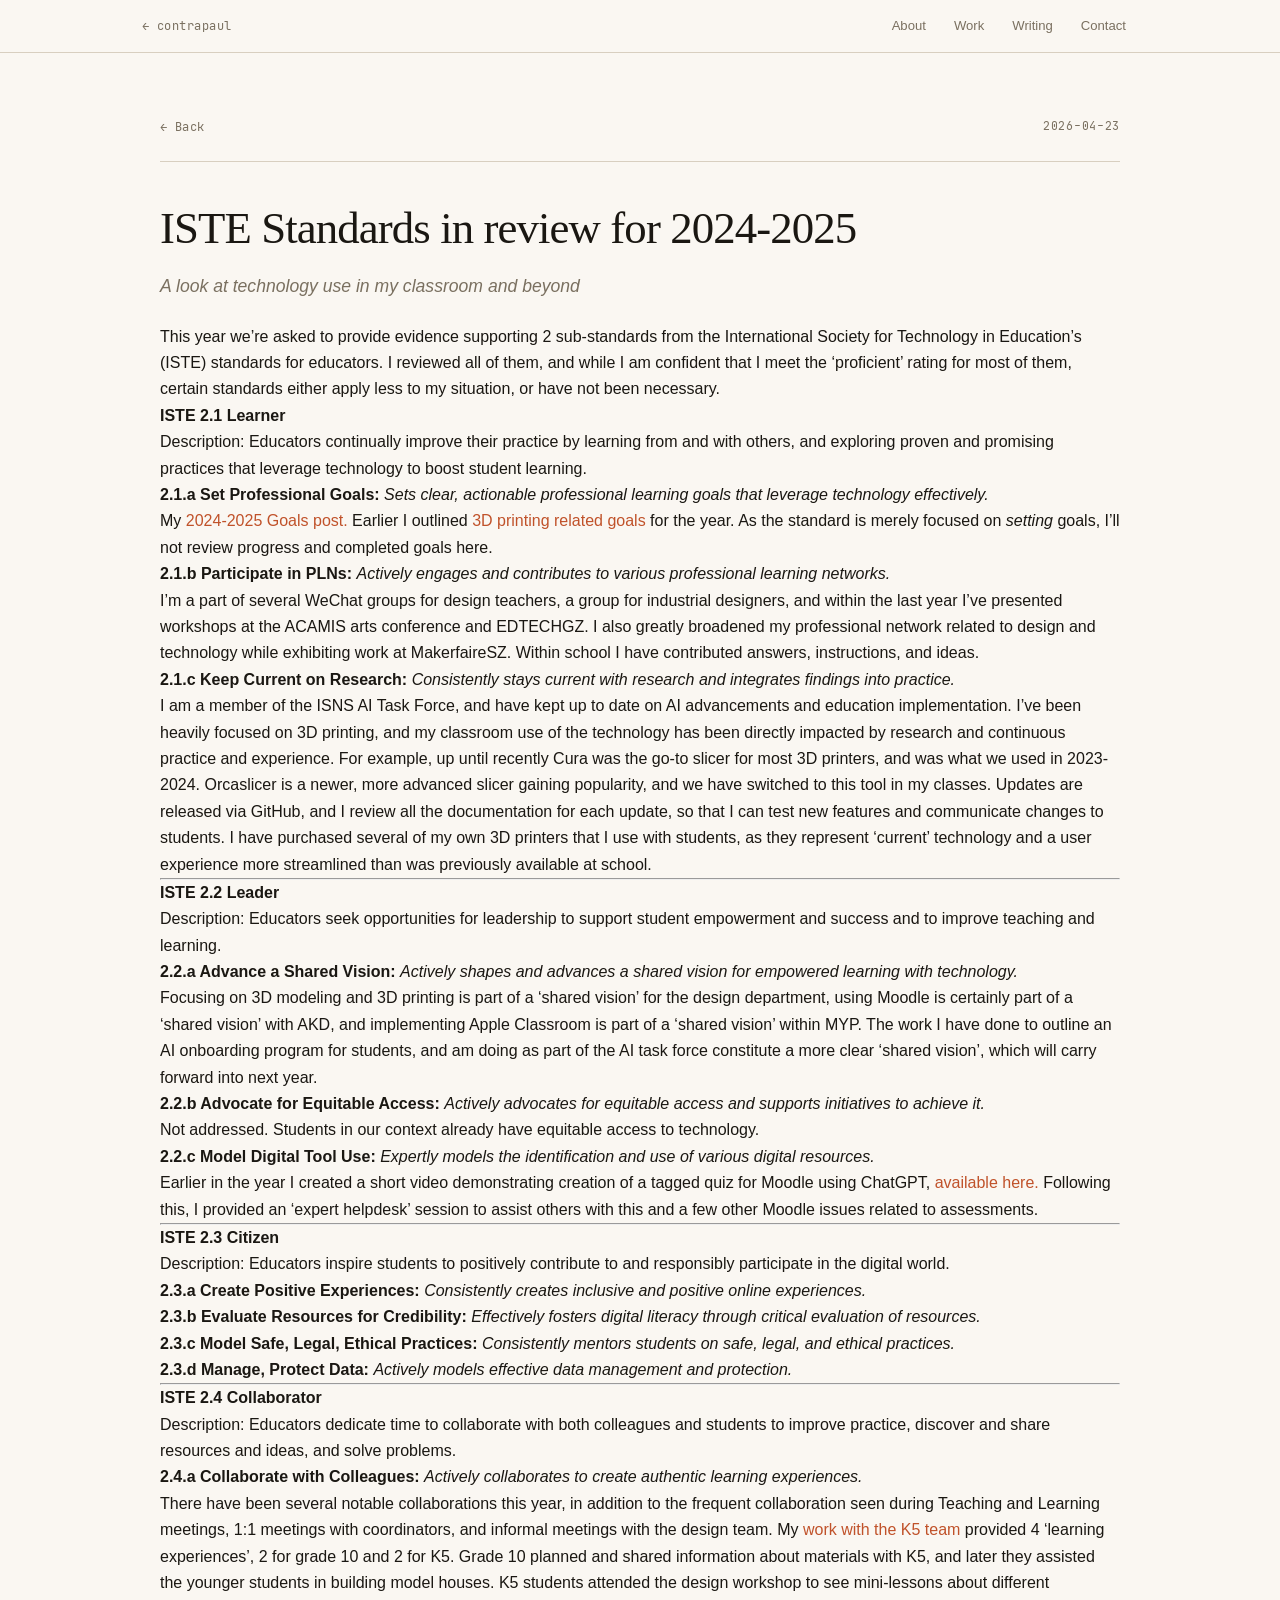
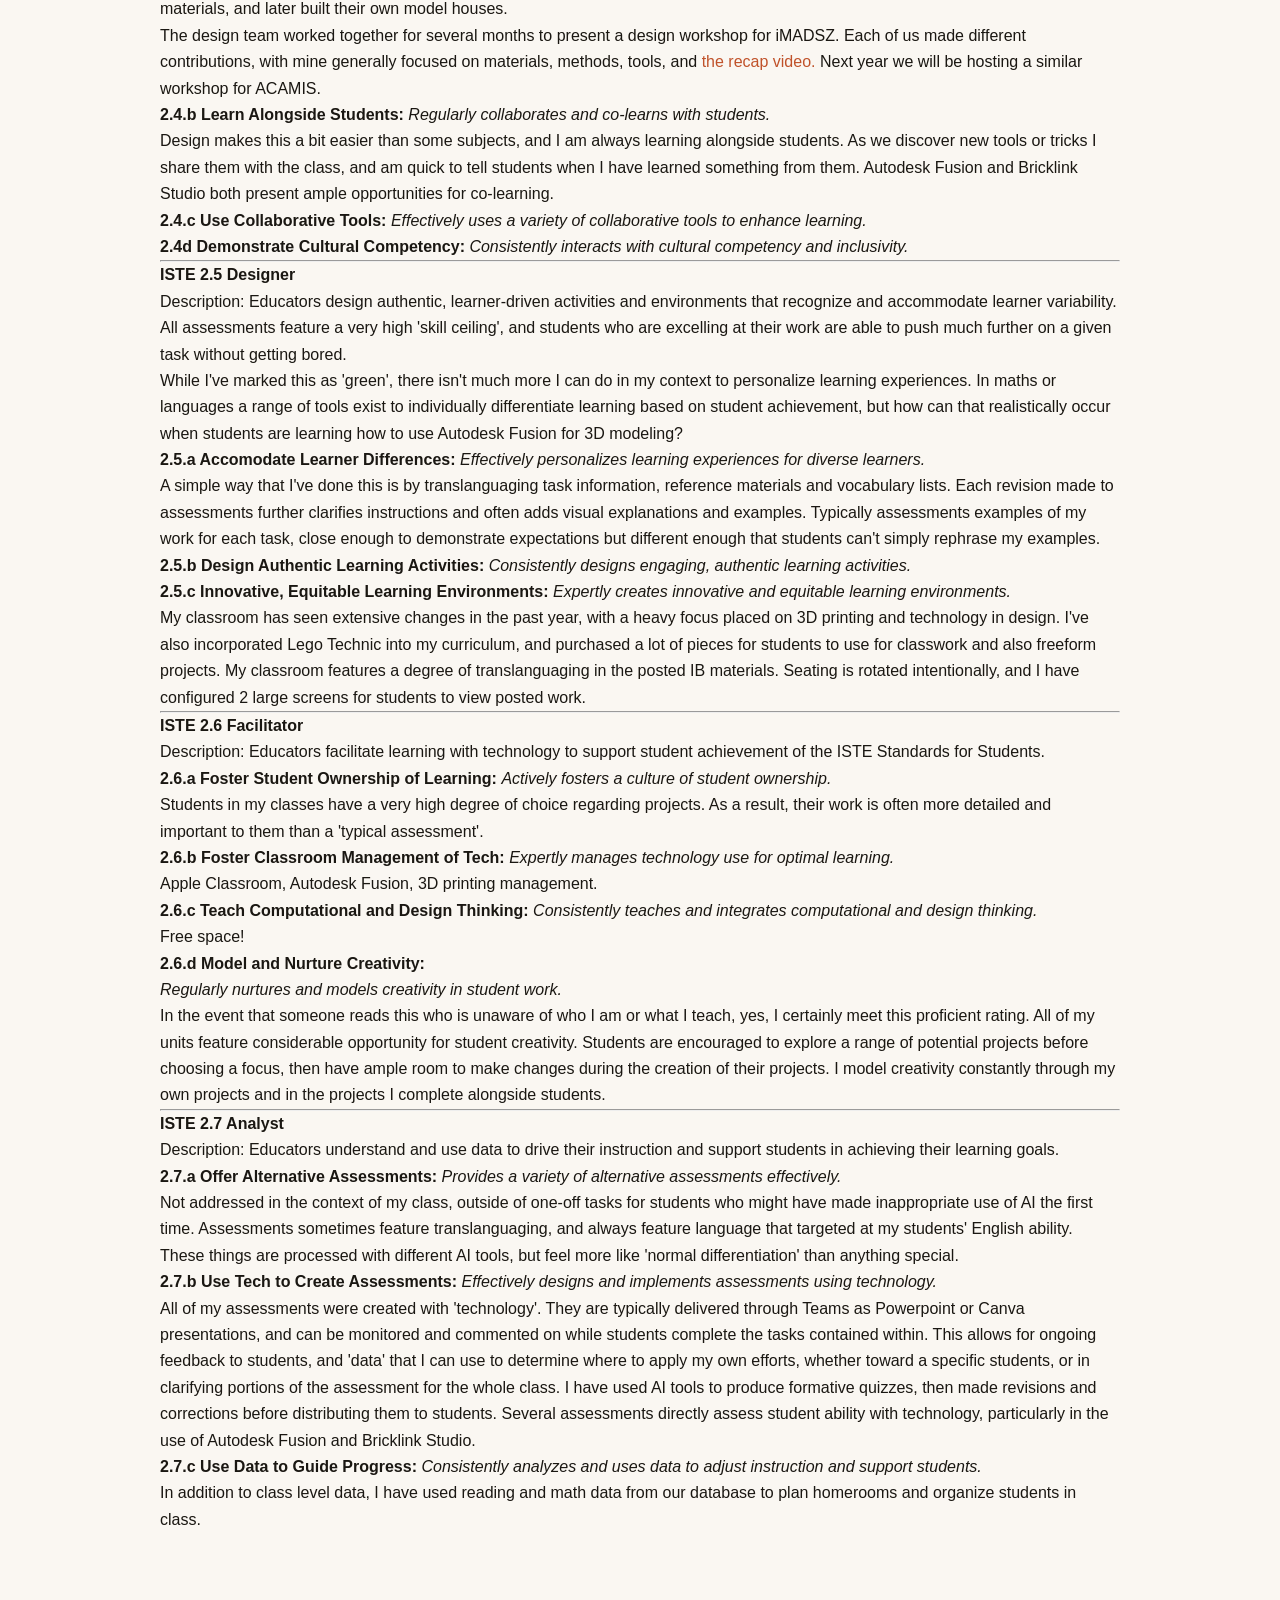
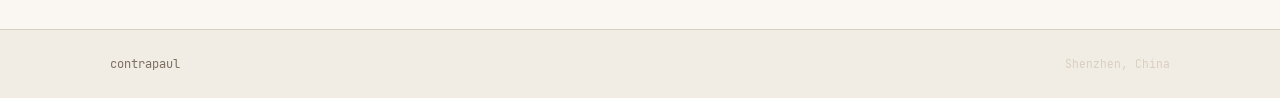
<file: posts/ISTE-standards-2024-2025.html>
<!DOCTYPE html>
<html lang="en">
<head>
<meta charset="UTF-8">
<meta name="viewport" content="width=device-width, initial-scale=1.0">
<title>ISTE Standards for 2024-2025</title>
<meta name="description" content="Last year's review — the technology used in my class and by me throughout 2024–2025.">
<meta name="post-title" content="ISTE Standards in review for 2024–2025">
<meta name="post-date" content="2026-04-23">
<meta name="post-date-label" content="2025 · archive">
<meta name="post-tag" content="Teaching">
<link rel="stylesheet" href="../WEB/css/jetbrains-mono.css">
<link rel="stylesheet" href="../style.css">
<link rel="stylesheet" href="../posts.css">
</head>
<body>
<header class="site-header">
<div class="header-inner">
<a href="https://contrapaul.com" class="back-link">← contrapaul</a>
<nav class="nav">
<a href="https://contrapaul.com/#about">About</a>
<a href="https://contrapaul.com/#work">Work</a>
<a href="https://contrapaul.com/#writing">Writing</a>
<a href="https://contrapaul.com/#contact">Contact</a>
</nav>
</div>
</header>

<article class="post">
  <div class="post-inner">
    <div class="post-meta-top">
      <a href="/" class="back-link">← Back</a>
      <time>2026-04-23</time>
    </div>

    <h1>ISTE Standards in review for 2024-2025</h1>
    <p class="post-subtitle">A look at technology use in my classroom and beyond</p>

    <p>This year we’re asked to provide evidence supporting 2 sub-standards from the International Society for Technology in Education’s (ISTE) standards for educators. I reviewed all of them, and while I am confident that I meet the ‘proficient’ rating for most of them, certain standards either apply less to my situation, or have not been necessary.</p>

    <p><strong>ISTE 2.1 Learner</strong></p>
    <p>Description: Educators continually improve their practice by learning from and with others, and exploring proven and promising practices that leverage technology to boost student learning.</p>

    <p><strong>2.1.a Set Professional Goals:</strong> <em>Sets clear, actionable professional learning goals that leverage technology effectively.</em></p>
    <p>My <a href="https://about.contrapaul.com/posts/2024-2025-smart-goals">2024-2025 Goals post.</a> Earlier I outlined <a href="https://about.contrapaul.com/posts/3d-printing-at-isns-goals-for-2024-2025">3D printing related goals</a> for the year. As the standard is merely focused on <em>setting</em> goals, I’ll not review progress and completed goals here.</p>

    <p><strong>2.1.b Participate in PLNs:</strong> <em>Actively engages and contributes to various professional learning networks.</em></p>
    <p>I’m a part of several WeChat groups for design teachers, a group for industrial designers, and within the last year I’ve presented workshops at the ACAMIS arts conference and EDTECHGZ. I also greatly broadened my professional network related to design and technology while exhibiting work at MakerfaireSZ. Within school I have contributed answers, instructions, and ideas.</p>

    <p><strong>2.1.c Keep Current on Research:</strong> <em>Consistently stays current with research and integrates findings into practice.</em></p>
    <p>I am a member of the ISNS AI Task Force, and have kept up to date on AI advancements and education implementation. I’ve been heavily focused on 3D printing, and my classroom use of the technology has been directly impacted by research and continuous practice and experience. For example, up until recently Cura was the go-to slicer for most 3D printers, and was what we used in 2023-2024. Orcaslicer is a newer, more advanced slicer gaining popularity, and we have switched to this tool in my classes. Updates are released via GitHub, and I review all the documentation for each update, so that I can test new features and communicate changes to students. I have purchased several of my own 3D printers that I use with students, as they represent ‘current’ technology and a user experience more streamlined than was previously available at school.</p>

    <hr>

    <p><strong>ISTE 2.2 Leader</strong></p>
    <p>Description: Educators seek opportunities for leadership to support student empowerment and success and to improve teaching and learning.</p>

    <p><strong>2.2.a Advance a Shared Vision:</strong> <em>Actively shapes and advances a shared vision for empowered learning with technology.</em></p>
    <p>Focusing on 3D modeling and 3D printing is part of a ‘shared vision’ for the design department, using Moodle is certainly part of a ‘shared vision’ with AKD, and implementing Apple Classroom is part of a ‘shared vision’ within MYP. The work I have done to outline an AI onboarding program for students, and am doing as part of the AI task force constitute a more clear ‘shared vision’, which will carry forward into next year.</p>

    <p><strong>2.2.b Advocate for Equitable Access:</strong> <em>Actively advocates for equitable access and supports initiatives to achieve it.</em></p>
    <p>Not addressed. Students in our context already have equitable access to technology.</p>

    <p><strong>2.2.c Model Digital Tool Use:</strong> <em>Expertly models the identification and use of various digital resources.</em></p>
    <p>Earlier in the year I created a short video demonstrating creation of a tagged quiz for Moodle using ChatGPT, <a href="https://youtu.be/Oamr4gO0hQ0">available here.</a> Following this, I provided an ‘expert helpdesk’ session to assist others with this and a few other Moodle issues related to assessments.</p>

    <hr>

    <p><strong>ISTE 2.3 Citizen</strong></p>
    <p>Description: Educators inspire students to positively contribute to and responsibly participate in the digital world.</p>

    <p><strong>2.3.a Create Positive Experiences:</strong> <em>Consistently creates inclusive and positive online experiences.</em></p>
    <p><strong>2.3.b Evaluate Resources for Credibility:</strong> <em>Effectively fosters digital literacy through critical evaluation of resources.</em></p>
    <p><strong>2.3.c Model Safe, Legal, Ethical Practices:</strong> <em>Consistently mentors students on safe, legal, and ethical practices.</em></p>
    <p><strong>2.3.d Manage, Protect Data:</strong> <em>Actively models effective data management and protection.</em></p>

    <hr>
    
    <p><strong>ISTE 2.4 Collaborator</strong></p>
    <p>Description: Educators dedicate time to collaborate with both colleagues and students to improve practice, discover and share resources and ideas, and solve problems.</p>

    <p><strong>2.4.a Collaborate with Colleagues:</strong> <em>Actively collaborates to create authentic learning experiences.</em></p>
    <p>There have been several notable collaborations this year, in addition to the frequent collaboration seen during Teaching and Learning meetings, 1:1 meetings with coordinators, and informal meetings with the design team. My <a href="https://about.contrapaul.com/posts/3d-printing-at-isns-k5-collaboration">work with the K5 team</a> provided 4 ‘learning experiences’, 2 for grade 10 and 2 for K5. Grade 10 planned and shared information about materials with K5, and later they assisted the younger students in building model houses. K5 students attended the design workshop to see mini-lessons about different materials, and later built their own model houses.</p>

    <p>The design team worked together for several months to present a design workshop for iMADSZ. Each of us made different contributions, with mine generally focused on materials, methods, tools, and <a href="https://youtu.be/idG316y1ivQ">the recap video.</a> Next year we will be hosting a similar workshop for ACAMIS.</p>

    <p><strong>2.4.b Learn Alongside Students:</strong> <em>Regularly collaborates and co-learns with students.</em></p>
    <p>Design makes this a bit easier than some subjects, and I am always learning alongside students. As we discover new tools or tricks I share them with the class, and am quick to tell students when I have learned something from them. Autodesk Fusion and Bricklink Studio both present ample opportunities for co-learning.</p>

    <p><strong>2.4.c Use Collaborative Tools:</strong> <em>Effectively uses a variety of collaborative tools to enhance learning.</em></p>

    <p><strong>2.4d Demonstrate Cultural Competency:</strong> <em>Consistently interacts with cultural competency and inclusivity.</em></strong></p>

    <hr>
  
    <p><strong>ISTE 2.5 Designer</strong></p>
   
    <p>Description: Educators design authentic, learner-driven activities and environments that recognize and accommodate learner variability.</p>
    <p>All assessments feature a very high 'skill ceiling', and students who are excelling at their work are able to push much further on a given task without getting bored.</p>
    <p>While I've marked this as 'green', there isn't much more I can do in my context to personalize learning experiences. In maths or languages a range of tools exist to individually differentiate learning based on student achievement, but how can that realistically occur when students are learning how to use Autodesk Fusion for 3D modeling?</p>
   
    <p><strong>2.5.a Accomodate Learner Differences:</strong> <em>Effectively personalizes learning experiences for diverse learners.</em></p>
    <p>A simple way that I've done this is by translanguaging task information, reference materials and vocabulary lists. Each revision made to assessments further clarifies instructions and often adds visual explanations and examples. Typically assessments examples of my work for each task, close enough to demonstrate expectations but different enough that students can't simply rephrase my examples.</p>
   
    <p><strong>2.5.b Design Authentic Learning Activities:</strong> <em>Consistently designs engaging, authentic learning activities.</em></p>
    
    <p><strong>2.5.c Innovative, Equitable Learning Environments:</strong> <em>Expertly creates innovative and equitable learning environments.</em></p>
    <p>My classroom has seen extensive changes in the past year, with a heavy focus placed on 3D printing and technology in design. I've also incorporated Lego Technic into my curriculum, and purchased a lot of pieces for students to use for classwork and also freeform projects. My classroom features a degree of translanguaging in the posted IB materials. Seating is rotated intentionally, and I have configured 2 large screens for students to view posted work.</p>
    
    <hr>
    
    <p><strong>ISTE 2.6 Facilitator</strong></p>
    <p>Description: Educators facilitate learning with technology to support student achievement of the ISTE Standards for Students.</p>
    
    <p><strong>2.6.a Foster Student Ownership of Learning:</strong> <em>Actively fosters a culture of student ownership.</em></p>
    <p>Students in my classes have a very high degree of choice regarding projects. As a result, their work is often more detailed and important to them than a 'typical assessment'.</p>
    
    <p><strong>2.6.b Foster Classroom Management of Tech:</strong> <em>Expertly manages technology use for optimal learning.</em></p>
    <p>Apple Classroom, Autodesk Fusion, 3D printing management.</p>
    
    <p><strong>2.6.c Teach Computational and Design Thinking:</strong> <em>Consistently teaches and integrates computational and design thinking.</em></p>
    <p>Free space!</p>
    
    <p><strong>2.6.d Model and Nurture Creativity:</strong></p><em>Regularly nurtures and models creativity in student work.</em>
    <p>In the event that someone reads this who is unaware of who I am or what I teach, yes, I certainly meet this proficient rating. All of my units feature considerable opportunity for student creativity. Students are encouraged to explore a range of potential projects before choosing a focus, then have ample room to make changes during the creation of their projects. I model creativity constantly through my own projects and in the projects I complete alongside students.</p>
    
    <hr>
    
    <p><strong>ISTE 2.7 Analyst</strong></p>
    <p>Description: Educators understand and use data to drive their instruction and support students in achieving their learning goals.</p>
    
    <p><strong>2.7.a Offer Alternative Assessments:</strong> <em>Provides a variety of alternative assessments effectively.</em></p>
    <p>Not addressed in the context of my class, outside of one-off tasks for students who might have made inappropriate use of AI the first time. Assessments sometimes feature translanguaging, and always feature language that targeted at my students' English ability. These things are processed with different AI tools, but feel more like 'normal differentiation' than anything special.</p>
    
    <p><strong>2.7.b Use Tech to Create Assessments:</strong> <em>Effectively designs and implements assessments using technology.</em>
    <p>All of my assessments were created with 'technology'. They are typically delivered through Teams as Powerpoint or Canva presentations, and can be monitored and commented on while students complete the tasks contained within. This allows for ongoing feedback to students, and 'data' that I can use to determine where to apply my own efforts, whether toward a specific students, or in clarifying portions of the assessment for the whole class. I have used AI tools to produce formative quizzes, then made revisions and corrections before distributing them to students. Several assessments directly assess student ability with technology, particularly in the use of Autodesk Fusion and Bricklink Studio.</p>
 
    <p><strong>2.7.c Use Data to Guide Progress:</strong><em> Consistently analyzes and uses data to adjust instruction and support students.</em></p>
    <p>In addition to class level data, I have used reading and math data from our database to plan homerooms and organize students in class.</p>
  </div>
</article>

<footer class="site-footer">
<div class="footer-inner">
<a href="https://contrapaul.com" class="footer-home">contrapaul</a>
<span class="footer-copy">Shenzhen, China</span>
</div>
</footer>

</body>
</html>
</file>
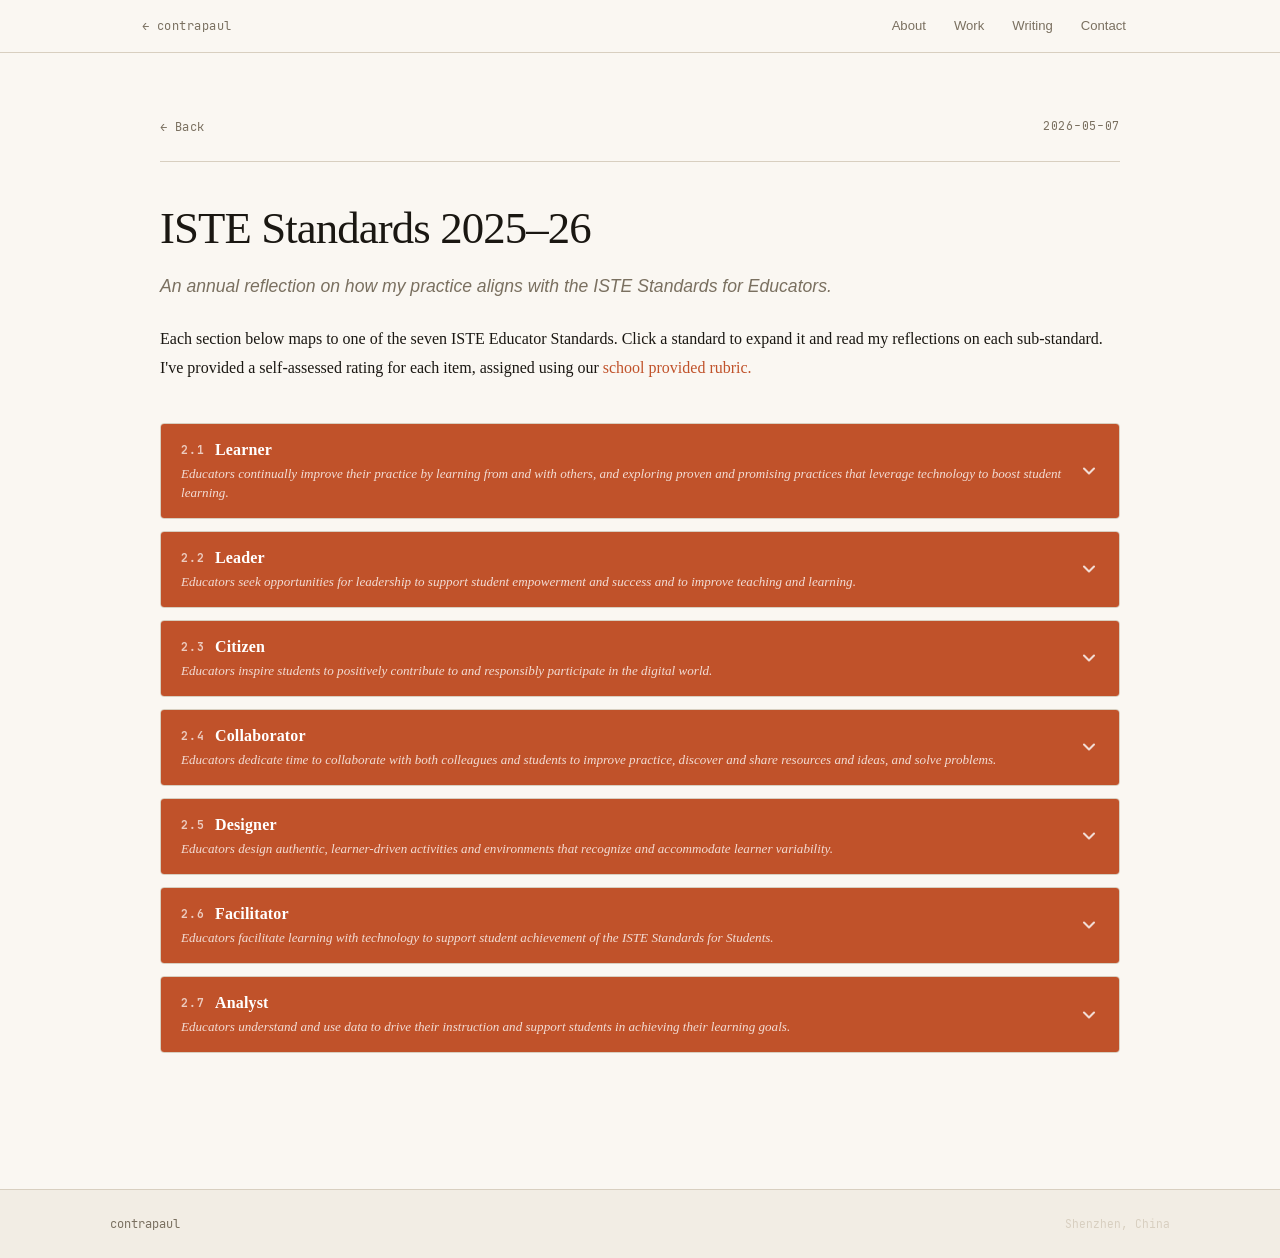
<file: posts/iste2526.html>
<!DOCTYPE html>
<html lang="en">
<head>
<meta charset="UTF-8">
<meta name="viewport" content="width=device-width, initial-scale=1.0">
<title>ISTE Standards for 2025-2026</title>
<meta name="description" content="A breakdown of how the technology I used in class and personally maps onto the ISTE standards this year.">
<meta name="post-title" content="ISTE Standards 2025–26">
<meta name="post-date" content="2026-05-07">
<meta name="post-tag" content="Teaching">
<link rel="stylesheet" href="../WEB/css/jetbrains-mono.css">
<link rel="stylesheet" href="../style.css">
<link rel="stylesheet" href="../posts.css">
</head>
<body>
<header class="site-header">
<div class="header-inner">
<a href="https://contrapaul.com" class="back-link">← contrapaul</a>
<nav class="nav">
<a href="https://contrapaul.com/#about">About</a>
<a href="https://contrapaul.com/#work">Work</a>
<a href="https://contrapaul.com/#writing">Writing</a>
<a href="https://contrapaul.com/#contact">Contact</a>
</nav>
</div>
</header>

<style>
  .iste-wrap { margin: 2.5rem 0; }

  .iste-section {
    border: 1px solid var(--border);
    border-radius: var(--radius);
    margin-bottom: 0.75rem;
    overflow: hidden;
    scroll-margin-top: 80px;
  }

  /* Top-level toggle only */
  .iste-section-toggle {
    display: flex;
    align-items: center;
    justify-content: space-between;
    width: 100%;
    background: var(--accent);
    color: #fff;
    border: none;
    padding: 1rem 1.25rem;
    cursor: pointer;
    text-align: left;
    font-family: var(--font-display);
    gap: 1rem;
  }
  .iste-section-toggle:hover { background: #a04020; }

  .iste-section-title {
    font-size: 1rem;
    font-weight: 700;
    letter-spacing: 0.01em;
    margin: 0;
    line-height: 1.3;
  }
  .iste-section-label {
    font-family: var(--font-mono);
    font-size: 0.7rem;
    font-weight: 700;
    letter-spacing: 0.1em;
    text-transform: uppercase;
    opacity: 0.7;
    white-space: nowrap;
  }
  .iste-section-desc {
    font-size: 0.82rem;
    opacity: 0.8;
    font-style: italic;
    margin: 0.2rem 0 0;
    font-weight: 400;
    line-height: 1.45;
  }
  .iste-chevron {
    flex-shrink: 0;
    width: 20px;
    height: 20px;
    transition: transform 0.25s ease;
    opacity: 0.8;
  }
  .iste-section-toggle.open .iste-chevron { transform: rotate(180deg); }

  /* Section body */
  .iste-section-body {
    display: none;
    background: var(--surface);
    border-top: 1px solid var(--border);
  }
  .iste-section-body.open { display: block; }

  /* Sub-section — static, always visible */
  .iste-sub { border-bottom: 1px solid var(--border); }
  .iste-sub:last-child { border-bottom: none; }

  .iste-sub-header {
    display: flex;
    align-items: baseline;
    gap: 0.6rem;
    padding: 1rem 1.25rem 0.2rem;
  }
  .iste-sub-code {
    font-family: var(--font-mono);
    font-size: 0.68rem;
    font-weight: 700;
    letter-spacing: 0.1em;
    text-transform: uppercase;
    color: var(--accent);
    white-space: nowrap;
    flex-shrink: 0;
  }
  .iste-sub-title {
    font-family: var(--font-body);
    font-size: 0.9rem;
    font-weight: 700;
    color: var(--text);
    margin: 0;
    line-height: 1.3;
  }
  .iste-sub-official {
    font-family: var(--font-body);
    font-size: 0.75rem;
    color: var(--muted);
    font-style: italic;
    margin: 0;
    padding: 0.15rem 1.25rem 0.6rem 1.25rem;
    line-height: 1.4;
  }
  .iste-sub-body {
    padding: 0 1.25rem 1.1rem;
    font-family: var(--font-display);
    font-size: 0.92rem;
    line-height: 1.8;
    color: var(--text);
  }
  .iste-sub-body p { margin: 0 0 0.9em; }
  .iste-sub-body p:last-child { margin-bottom: 0; }
  .iste-sub-body a {
    color: var(--accent);
    text-decoration: underline;
    text-underline-offset: 3px;
    text-decoration-thickness: 1px;
  }
  .iste-sub-body a:hover { color: #a04020; }

  /* Intro */
  .iste-intro {
    font-family: var(--font-display);
    font-size: 1rem;
    line-height: 1.85;
    color: var(--text);
    margin-bottom: 2rem;
  }
  .iste-intro p { margin: 0 0 1em; }
</style>

<article class="post">
  <div class="post-inner">

    <div class="post-meta-top">
      <a href="/" class="back-link">← Back</a>
      <time>2026-05-07</time>
    </div>

    <h1>ISTE Standards 2025–26</h1>
    <p class="post-subtitle">An annual reflection on how my practice aligns with the ISTE Standards for Educators.</p>

    <div class="iste-intro">
      <p>Each section below maps to one of the seven ISTE Educator Standards. Click a standard to expand it and read my reflections on each sub-standard. I've provided a self-assessed rating for each item, assigned using our <a href="https://isnsfaculty.com/teacher-evaluation/">school provided rubric.</a></p>
    </div>

    <div class="iste-wrap">

      <!-- ══ 2.1 Learner ══ -->
      <div class="iste-section" id="iste-2-1">
        <button class="iste-section-toggle" onclick="toggleSection(this)">
          <div>
            <div style="display:flex;align-items:center;gap:0.6rem;">
              <span class="iste-section-label">2.1</span>
              <p class="iste-section-title">Learner</p>
            </div>
            <p class="iste-section-desc">Educators continually improve their practice by learning from and with others, and exploring proven and promising practices that leverage technology to boost student learning.</p>
          </div>
          <svg class="iste-chevron" viewBox="0 0 24 24" fill="none" stroke="currentColor" stroke-width="2.5" stroke-linecap="round" stroke-linejoin="round"><polyline points="6 9 12 15 18 9"/></svg>
        </button>
        <div class="iste-section-body">

          <div class="iste-sub">
            <div class="iste-sub-header"><span class="iste-sub-code">2.1a</span><p class="iste-sub-title">Set Professional Goals</p></div>
            <p class="iste-sub-official">Sets clear, actionable professional learning goals that leverage technology effectively.</p>
            <div class="iste-sub-body"><p>My formal goals for 2025–26 are documented and linked in my <a href="https://blog.contrapaul.com/posts/2025-2026-goals">goals post</a>, but goal-setting for me doesn't stop at the official portfolio program. I maintain my own projects and pursuits outside that structure, and technology is essentially ubiquitous across all of them. This year that's included sharing designs with the world, such as a <a href="https://makerworld.com/en/models/2006645-modular-led-lighting-system#profileId-2161147">modular LED system</a> that has been downloaded by thousands of people. I also took a deep dive into building and running a home "datacenter", learning everything that entails from the ground up.</p>
              <p>Self Assessment: <strong>Proficient+. </strong><em>Formal goals plus personal projects, thousands of downloads, a home server, and a web tools to help others with microcontrollers exceed proficient.</em></strong></p></div>
          </div>

          <div class="iste-sub">
            <div class="iste-sub-header"><span class="iste-sub-code">2.1b</span><p class="iste-sub-title">Participate in PLNs</p></div>
            <p class="iste-sub-official">Actively engages and contributes to various professional learning networks.</p>
            <div class="iste-sub-body"><p>As noted in last year's post, I'm an active member of a WeChat group connecting Design teachers and industrial designers. This year I presented again at the EdTech GZ conference, and in the previous year exhibited my work at Maker Faire Shenzhen. Staying current with technology and connected to the people pushing it forward is something I do naturally. I plan to share my original resources with the DP design chat and communities on Facebook once a bit more refined.</p>
              <p>Self Assessment: <strong>Proficient. </strong><em>EdTech GZ, Maker Faire Shenzhen, and an active design teacher network cover this thoroughly.</em></strong></p></div>
          </div>

          <div class="iste-sub">
            <div class="iste-sub-header"><span class="iste-sub-code">2.1c</span><p class="iste-sub-title">Keep Current on Research</p></div>
            <p class="iste-sub-official">Consistently stays current with research and integrates findings into practice.</p>
            <div class="iste-sub-body"><p>Staying current isn't something I have to remind myself to do, it's just something I do and it also happens naturally through the projects I pursue. A few concrete examples from this year: I've kept pace with developments in 3D printing technology, followed the rapid evolution of AI closely enough to set up and run local AI models on my own hardware, and built out a home network of devices I'd describe affectionately as my own small data center. The student <a href="edu.contrapaul.com/tools">tools and activities</a> on this site are perhaps the clearest evidence of where that research goes. They reflect my ongoing efforts to bring genuinely current technology into the classroom in practical, accessible ways.</p>
              <p>Self Assessment: <strong>Proficient+. </strong><em>Running local LLMs, building a home data center, and deploying student-facing tools puts this beyond the rubric's frame of reference</em></strong></p></div>
          </div>

        </div>
      </div>

      <!-- ══ 2.2 Leader ══ -->
      <div class="iste-section" id="iste-2-2">
        <button class="iste-section-toggle" onclick="toggleSection(this)">
          <div>
            <div style="display:flex;align-items:center;gap:0.6rem;">
              <span class="iste-section-label">2.2</span>
              <p class="iste-section-title">Leader</p>
            </div>
            <p class="iste-section-desc">Educators seek opportunities for leadership to support student empowerment and success and to improve teaching and learning.</p>
          </div>
          <svg class="iste-chevron" viewBox="0 0 24 24" fill="none" stroke="currentColor" stroke-width="2.5" stroke-linecap="round" stroke-linejoin="round"><polyline points="6 9 12 15 18 9"/></svg>
        </button>
        <div class="iste-section-body">

          <div class="iste-sub">
            <div class="iste-sub-header"><span class="iste-sub-code">2.2a</span><p class="iste-sub-title">Advance a Shared Vision</p></div>
            <p class="iste-sub-official">Actively shapes and advances a shared vision for empowered learning with technology.</p>
            <div class="iste-sub-body"><p>I talk frequently with our head of technology integration, and that's been a genuine two-way conversation about joint initiatives. My push into microcontrollers, for example, is something I've shared progress on at nearly every step, with the intention of working to develop something transferable to students and to the school's broader technology goals. Beyond that, I've worked to bring more STEM into Design, across MYP and now DP, by incorporating engineering and mechanical thinking, including building machines using Lego Technic. Broader, better STEM education is a shared goal at the school, and it's one I'm actively pushing forward.</p>
            <p>Self-assessment: <strong>Proficient. </strong><em>Ongoing dialogue with the head of technology integration, explicit shared goals around microcontrollers and STEM, and active cross-division curriculum work all demonstrate this clearly.</em></p></div>
          </div>

          <div class="iste-sub">
            <div class="iste-sub-header"><span class="iste-sub-code">2.2b</span><p class="iste-sub-title">Advocate for Equitable Access</p></div>
            <p class="iste-sub-official">Actively advocates for equitable access and supports initiatives to achieve it.</p>
            <div class="iste-sub-body"><p>Every student in middle and high school at our school has a MacBook, which establishes a solid baseline. As a result equitable access in practice means more than hardware, it means ensuring the tools I direct students to actually work for them at home. I'm intentional about this. The student tools on this site were built and deployed specifically to be accessible without a private network or proxy, preventing issues like students not being able to access their work at home. Getting the site set up in a way that loads reliably here took real effort, and that effort was worth it.</p>
              <p>Self Assessment: <strong>Proficient. </strong><em>Deploying tools that load without a VPN in China is a concrete, deliberate act of access advocacy that goes beyond occasional discussion.</em></strong></p></div>
          </div>

          <div class="iste-sub">
            <div class="iste-sub-header"><span class="iste-sub-code">2.2c</span><p class="iste-sub-title">Model Digital Tool Use</p></div>
            <p class="iste-sub-official">Expertly models the identification and use of various digital resources.</p>
            <div class="iste-sub-body"><p>Modelling digital tool use is a constant in my classroom, whether that's walking students through Fusion, Bricklink Studio, or any of the other tools we use for class. I also model how I use AI, which I think is increasingly important. The goal isn't to present AI as something to be suspicious of, but to show what genuinely productive use looks like, and using it to advance a project in a way that holds up to scrutiny and upholds academic integrity. If students can see how I use it, they have a better frame for how they might use it well themselves.</p>
              <p>Self Assessment: <strong>Proficient+. </strong><em>Tools produced and methods shared go beyond identification and use.</em></strong></p></div>
          </div>

        </div>
      </div>

      <!-- ══ 2.3 Citizen ══ -->
      <div class="iste-section" id="iste-2-3">
        <button class="iste-section-toggle" onclick="toggleSection(this)">
          <div>
            <div style="display:flex;align-items:center;gap:0.6rem;">
              <span class="iste-section-label">2.3</span>
              <p class="iste-section-title">Citizen</p>
            </div>
            <p class="iste-section-desc">Educators inspire students to positively contribute to and responsibly participate in the digital world.</p>
          </div>
          <svg class="iste-chevron" viewBox="0 0 24 24" fill="none" stroke="currentColor" stroke-width="2.5" stroke-linecap="round" stroke-linejoin="round"><polyline points="6 9 12 15 18 9"/></svg>
        </button>
        <div class="iste-section-body">

          <div class="iste-sub">
            <div class="iste-sub-header"><span class="iste-sub-code">2.3a</span><p class="iste-sub-title">Create Positive Experiences</p></div>
            <p class="iste-sub-official">Consistently creates inclusive and positive online experiences.</p>
            <div class="iste-sub-body"><p>The tools and activities I've built for students are a direct attempt to create positive, productive online experiences. My Moodle classes and this website were both built to give students a wealth of useful resources in one place and reduce the need to venture outside of those spaces to find what they need. The more I can provide within a curated, reliable environment, the better the experience for them.</p>
              <p>Self Assessment: <strong>Proficient. </strong><em>Online experiences are intentional and augment learning, without adding fluff or feeling like a chore.</em></strong></p></div>
          </div>

          <div class="iste-sub">
            <div class="iste-sub-header"><span class="iste-sub-code">2.3b</span><p class="iste-sub-title">Evaluate Resources for Credibility</p></div>
            <p class="iste-sub-official">Effectively fosters digital literacy through critical evaluation of resources.</p>
            <div class="iste-sub-body"><p>This comes up regularly in DP Design Technology in particular. When we review videos or outside resources, we talk about who made them, what their perspective might be, and where potential bias could come from. Credibility isn't assumed and it's something we actively discuss.</p>
              <p>Self Assessment: <strong>Proficient. </strong><em>Active discussion of source bias and author perspective in DP class meets this standard comfortably.</em></strong></p></div>
          </div>

          <div class="iste-sub">
            <div class="iste-sub-header"><span class="iste-sub-code">2.3c</span><p class="iste-sub-title">Model Safe, Legal, Ethical Practices</p></div>
            <p class="iste-sub-official">Consistently mentors students on safe, legal, and ethical practices.</p>
            <div class="iste-sub-body"><p>This isn't always an explicit, spoken-aloud lesson, but it's a consistent presence. Whether it's how I approach AI use, how I cite sources, or what I communicate as expected practice, the modelling is there. Students see what careful, ethical use of technology looks like in practice, and that's often more effective than a direct instruction.</p></p><p>Self Assessment: <strong>Proficient. </strong><em>Consistent modelling of AI ethics and citation practice, even when not explicitly foregrounded as a lesson.</em></strong></p></div>
          </div>

          <div class="iste-sub">
            <div class="iste-sub-header"><span class="iste-sub-code">2.3d</span><p class="iste-sub-title">Manage, Protect Data</p></div>
            <p class="iste-sub-official">Actively models effective data management and protection.</p>
            <div class="iste-sub-body"><p>This hasn't required detailed attention yet, but it's on the horizon. As my DP students move into more involved survey work for their IA projects and hands-on experience we'll have intentional discussions around user data protection.</p>
              <p>Self Assessment: <strong>Proficient. </strong><em>Not yet actively modelling this, but the groundwork for DP survey work is being laid with intention.</em></strong></p></div>
          </div>

        </div>
      </div>

      <!-- ══ 2.4 Collaborator ══ -->
      <div class="iste-section" id="iste-2-4">
        <button class="iste-section-toggle" onclick="toggleSection(this)">
          <div>
            <div style="display:flex;align-items:center;gap:0.6rem;">
              <span class="iste-section-label">2.4</span>
              <p class="iste-section-title">Collaborator</p>
            </div>
            <p class="iste-section-desc">Educators dedicate time to collaborate with both colleagues and students to improve practice, discover and share resources and ideas, and solve problems.</p>
          </div>
          <svg class="iste-chevron" viewBox="0 0 24 24" fill="none" stroke="currentColor" stroke-width="2.5" stroke-linecap="round" stroke-linejoin="round"><polyline points="6 9 12 15 18 9"/></svg>
        </button>
        <div class="iste-section-body">

          <div class="iste-sub">
            <div class="iste-sub-header"><span class="iste-sub-code">2.4a</span><p class="iste-sub-title">Collaborate with Colleagues</p></div>
            <p class="iste-sub-official">Actively collaborates to create authentic learning experiences.</p>
            <div class="iste-sub-body"><p>Collaboration with colleagues has taken several forms this year. Within the department I've worked actively with Francois and Brett on curriculum improvement, and reached out to the DP Sciences team to understand their practices and find ways to strengthen my own. As a member of the DEIJ committee I've presented twice this year on promoting diversity and equity in the classroom, and have taken ideas from other teachers back into my own practice in the same spirit. Arts Week and various school events have brought further opportunities to work across departments. The collaboration here is ongoing and varied rather than confined to any one context.</p>
              <p>Self Assessment: <strong>Proficient. </strong><em>DEIJ committee presentations, curriculum co-development with Francois, Bret, and Joyce and cross-divisional outreach to DP Sciences cover this well.</em></strong></p></div>
          </div>

          <div class="iste-sub">
            <div class="iste-sub-header"><span class="iste-sub-code">2.4b</span><p class="iste-sub-title">Learn Alongside Students</p></div>
            <p class="iste-sub-official">Regularly collaborates and co-learns with students.</p>
            <div class="iste-sub-body"><p>I model this as often as I can. I'll demonstrate programs and provide answers where I have them, but I'm not at all unsettled by not knowing something and I don't pretend otherwise. When a student asks something I can't immediately answer, I work through the process of finding one with them and make a point of naming what I've just learned. My favourite version of this is when a student teaches me something new. That happens, I celebrate it, and I think it sends a message worth sending.</p>
              <p>Self Assessment: <strong>Proficient. </strong><em>Modelling not-knowing as a feature rather than a flaw, and celebrating when students teach you something, is a more sophisticated take on this than the rubric anticipates.</em></strong></p></div>
          </div>

          <div class="iste-sub">
            <div class="iste-sub-header"><span class="iste-sub-code">2.4c</span><p class="iste-sub-title">Use Collaborative Tools</p></div>
            <p class="iste-sub-official">Effectively uses a variety of collaborative tools to enhance learning.</p>
            <div class="iste-sub-body"><p>The clearest example this year is Moodle, used with forums to have students post work, share ideas, and discuss elements of their projects and learning. Beyond that, Bricklink Studio, used in grade six for Lego set design, has a Build Together mode that allows multiple students to work on the same project simultaneously, enabling genuine real-time collaborative building.</p>
              <p>Self Assessment: <strong>Proficient. </strong><em>The tools discussed explicitly allow digital collaboration, while additional semi or non-digital collaboration continues to occur.</em></strong></p></div>
          </div>

          <div class="iste-sub">
            <div class="iste-sub-header"><span class="iste-sub-code">2.4d</span><p class="iste-sub-title">Demonstrate Cultural Competency</p></div>
            <p class="iste-sub-official">Consistently interacts with cultural competency and inclusivity.</p>
            <div class="iste-sub-body"><p>As a member of the DEIJ committee I've spent considerable time this year focused on diversity, equity, and inclusion, both in terms of what I've presented and what I've taken back into my own classroom from others. Living and working in China as a foreigner makes a baseline level of cultural competency a daily necessity rather than an aspiration. I've gone further than that by taking Mandarin lessons outside of school, developing enough language to better understand what students around me might be saying. Where situations arise that carry the potential for cultural misunderstanding, I try to approach them with care and intentionality.</p>
              <p>Self Assessment: <strong>Proficient. </strong><em>DEIJ committee membership, Mandarin lessons, and deliberate handling of cultural situations exceed a baseline awareness.</em></strong></p></div>
          </div>

        </div>
      </div>

      <!-- ══ 2.5 Designer ══ -->
      <div class="iste-section" id="iste-2-5">
        <button class="iste-section-toggle" onclick="toggleSection(this)">
          <div>
            <div style="display:flex;align-items:center;gap:0.6rem;">
              <span class="iste-section-label">2.5</span>
              <p class="iste-section-title">Designer</p>
            </div>
            <p class="iste-section-desc">Educators design authentic, learner-driven activities and environments that recognize and accommodate learner variability.</p>
          </div>
          <svg class="iste-chevron" viewBox="0 0 24 24" fill="none" stroke="currentColor" stroke-width="2.5" stroke-linecap="round" stroke-linejoin="round"><polyline points="6 9 12 15 18 9"/></svg>
        </button>
        <div class="iste-section-body">

          <div class="iste-sub">
            <div class="iste-sub-header"><span class="iste-sub-code">2.5a</span><p class="iste-sub-title">Accommodate Learner Differences</p></div>
            <p class="iste-sub-official">Effectively personalizes learning experiences for diverse learners.</p>
            <div class="iste-sub-body"><p>For younger grades I translate task instructions and success criteria into students' native languages so that what they need to do and what success looks like is accessible regardless of English proficiency. The same applies to vocabulary lists and challenging concepts, where I do my best to provide models so that no student is left guessing. Assessment design follows the same principle: I work hard to build tasks that don't penalise students for language skills, while also setting a high enough skill ceiling that strong students aren't held back by an assignment that's already been maxed out. The goal is for every student to have a genuine opportunity to do their best work.</p>
              <p>Self Assessment: <strong>Proficient. </strong><em>Translanguaging instructions and vocabulary, bilingual posted materials, and assessment design with both a low floor and a high ceiling go well beyond personalising for some learners.</em></strong></p></div>
          </div>

          <div class="iste-sub">
            <div class="iste-sub-header"><span class="iste-sub-code">2.5b</span><p class="iste-sub-title">Design Authentic Learning Activities</p></div>
            <p class="iste-sub-official">Consistently designs engaging, authentic learning activities.</p>
            <div class="iste-sub-body"><p>Much of my class is built around extended project work, but a few specific activities stand out as intentionally authentic. The DP web activities, including the material selection text adventure, put students in the position of navigating real constraints: budget, material properties, and tangible project needs, in a format that's more engaging than a worksheet. In grade seven, the Slowest Car Challenge asks students to use only gears to reduce a motor's speed as much as possible with no programming, no controllers, just mechanical problem solving and trial and error. Students have taken real satisfaction in producing cars whose motion is almost imperceptible, which says something about how much more invested they are when the challenge is concrete and the outcome is their own.</p>
              <p>Self Assessment: <strong>Proficient. </strong><em>Maximum Learning!</em></strong></p></div>
          </div>

          <div class="iste-sub">
            <div class="iste-sub-header"><span class="iste-sub-code">2.5c</span><p class="iste-sub-title">Innovative, Equitable Learning Environments</p></div>
            <p class="iste-sub-official">Expertly creates innovative and equitable learning environments.</p>
            <div class="iste-sub-body"><p>Seating is shuffled regularly to make sure no student ends up consistently out of reach or out of notice. Materials are posted in both English and Chinese, and two screens on different walls mean there are no bad seats for viewing demonstrations or presented content. For the more challenging software used in class I provide considerable support material to ensure students can keep pace regardless of their starting point.</p><p>Self Assessment: <strong>Proficient.</strong><em>Rotating seating, dual screens, bilingual materials, and software support scaffolding are evidence-based design choices that consistently serve all learners.</em></strong></p></div>
          </div>

        </div>
      </div>

      <!-- ══ 2.6 Facilitator ══ -->
      <div class="iste-section" id="iste-2-6">
        <button class="iste-section-toggle" onclick="toggleSection(this)">
          <div>
            <div style="display:flex;align-items:center;gap:0.6rem;">
              <span class="iste-section-label">2.6</span>
              <p class="iste-section-title">Facilitator</p>
            </div>
            <p class="iste-section-desc">Educators facilitate learning with technology to support student achievement of the ISTE Standards for Students.</p>
          </div>
          <svg class="iste-chevron" viewBox="0 0 24 24" fill="none" stroke="currentColor" stroke-width="2.5" stroke-linecap="round" stroke-linejoin="round"><polyline points="6 9 12 15 18 9"/></svg>
        </button>
        <div class="iste-section-body">

          <div class="iste-sub">
            <div class="iste-sub-header"><span class="iste-sub-code">2.6a</span><p class="iste-sub-title">Foster Student Ownership of Learning</p></div>
            <p class="iste-sub-official">Actively fosters a culture of student ownership.</p>
            <div class="iste-sub-body"><p>The projects I design for students are built around the idea that they should end up with something they're genuinely proud of that required real time and effort to produce. As students get older, more autonomy is introduced and they're expected to take an increasingly active role in directing their own work. By the time they reach DP, that autonomy is substantial, and the work reflects it.</p>
              <p>Self Assessment: <strong>Proficient. </strong><em>Progressive autonomy from MYP through DP, with project work students are genuinely invested in, demonstrates this clearly.</em></strong></p></div>
          </div>

          <div class="iste-sub">
            <div class="iste-sub-header"><span class="iste-sub-code">2.6b</span><p class="iste-sub-title">Foster Classroom Management of Tech</p></div>
            <p class="iste-sub-official">Expertly manages technology use for optimal learning.</p>
            <div class="iste-sub-body"><p>For younger grades I use Apple Classroom to monitor device use and keep students on task. In the upper grades students are progressively brought into the full 3D printing workflow, learning to slice files and operate the printers themselves so that, once trained, they can print their own work without needing teacher sign-off at every step. The goal in both cases is the same: technology managed well enough that it stays in service of learning rather than becoming a distraction or a bottleneck.</p>
              <p>Self Assessment: <strong>Proficient. </strong><em>Apple Classroom for younger students and a full 3D printing workflow handoff to trained students are well-matched examples.</em></strong></p></div>
          </div>

          <div class="iste-sub">
            <div class="iste-sub-header"><span class="iste-sub-code">2.6c</span><p class="iste-sub-title">Teach Computational and Design Thinking</p></div>
            <p class="iste-sub-official">Consistently teaches and integrates computational and design thinking.</p>
            <div class="iste-sub-body"><p>Free space. There is ample evidence of this throughout the portfolio.</p>
              <p>Self Assessment: <strong>Proficient+. </strong><em>I'd hope this one is self evident.</em></strong></p></div>
          </div>

          <div class="iste-sub">
            <div class="iste-sub-header"><span class="iste-sub-code">2.6d</span><p class="iste-sub-title">Model and Nurture Creativity</p></div>
            <p class="iste-sub-official">Regularly nurtures and models creativity in student work.</p>
            <div class="iste-sub-body"><p>Students have considerable room to be creative in my classes, frequently within real-world constraints like specific programs, materials, budgets, timelines. I'd argue those constraints don't inhibit creativity so much as direct it somewhere useful. The guardrails are there to place creative thinking into a context that resembles how design actually works.</p>
              <p>Self Assessment: <strong>Proficient. </strong><em>Creativity within real-world constraints is a more sophisticated model than the rubric describes, and the student work reflects it.</em></strong></p></div>
          </div>

        </div>
      </div>

      <!-- ══ 2.7 Analyst ══ -->
      <div class="iste-section" id="iste-2-7">
        <button class="iste-section-toggle" onclick="toggleSection(this)">
          <div>
            <div style="display:flex;align-items:center;gap:0.6rem;">
              <span class="iste-section-label">2.7</span>
              <p class="iste-section-title">Analyst</p>
            </div>
            <p class="iste-section-desc">Educators understand and use data to drive their instruction and support students in achieving their learning goals.</p>
          </div>
          <svg class="iste-chevron" viewBox="0 0 24 24" fill="none" stroke="currentColor" stroke-width="2.5" stroke-linecap="round" stroke-linejoin="round"><polyline points="6 9 12 15 18 9"/></svg>
        </button>
        <div class="iste-section-body">

          <div class="iste-sub">
            <div class="iste-sub-header"><span class="iste-sub-code">2.7a</span><p class="iste-sub-title">Offer Alternative Assessments</p></div>
            <p class="iste-sub-official">Provides a variety of alternative assessments effectively.</p>
            <div class="iste-sub-body"><p>I don't offer alternative assessments, and I'm not especially concerned about that. Every student works on the same project. That said, in a project-based learning context the range of what students actually produce is enormous. The student who completes an assessment and earns 3's for each criteria and the student who earns 8's for each if them have, in many meaningful ways, completed different projects. In essence, task</p>
              <p>Self Assessment: <strong>Learner. </strong><em>Same-project, variable-outcome feels like a reasonable and defensible position, but it doesn't map neatly to what the rubric is asking for.</em></strong></p></div>
          </div>

          <div class="iste-sub">
            <div class="iste-sub-header"><span class="iste-sub-code">2.7b</span><p class="iste-sub-title">Use Tech to Create Assessments</p></div>
            <p class="iste-sub-official">Effectively designs and implements assessments using technology.</p>
            <div class="iste-sub-body"><p>Technology is woven into assessments across the board. Students use Canva, Moodle, Teams, and various other tools depending on the task. If a word processor counts, then yes, technology is involved at every level. More deliberately, I've used AI as an ideation tool when developing units and projects working through possibilities and refining ideas before they reach students. The intent throughout is to use the best tools available to produce the best possible learning experience.</p>
              <p>Self Assessment: <strong>Proficient. </strong><em>Technology is embedded throughout assessment; from tools used to AI-assisted unit ideation.</em></strong></p></div>
          </div>

          <div class="iste-sub">
            <div class="iste-sub-header"><span class="iste-sub-code">2.7c</span><p class="iste-sub-title">Use Data to Guide Progress</p></div>
            <p class="iste-sub-official">Consistently analyzes and uses data to adjust instruction and support students.</p>
            <div class="iste-sub-body"><p>At the class level I consistently revise units and projects based on how students have performed, what's proved challenging, what's been too straightforward, what needs rebalancing. That feeds into the next iteration of the assessment, whether later that year or the year after. I also draw on reading and literacy data from the school database to identify concerns early and factor that into decisions like seating arrangements, making sure students who need more support are positioned to get it.</p>
              <p>Self Assessment: <strong>Proficient. </strong><em>Iterative assessment revision and the use of school literacy data for seating and support decisions both demonstrate consistent, purposeful data use.</em></strong></p></div>
          </div>

        </div>
      </div>

    </div><!-- /.iste-wrap -->
  </div><!-- /.post-inner -->
</article>

<script>
  function toggleSection(btn) {
    const body = btn.nextElementSibling;
    const isOpen = body.classList.contains('open');
    body.classList.toggle('open', !isOpen);
    btn.classList.toggle('open', !isOpen);
    if (!isOpen) {
      setTimeout(() => {
        btn.closest('.iste-section').scrollIntoView({ behavior: 'smooth', block: 'start' });
      }, 30);
    }
  }
</script>
  
<footer class="site-footer">
<div class="footer-inner">
<a href="https://contrapaul.com" class="footer-home">contrapaul</a>
<span class="footer-copy">Shenzhen, China</span>
</div>
</footer>

</body>
</html>
</file>
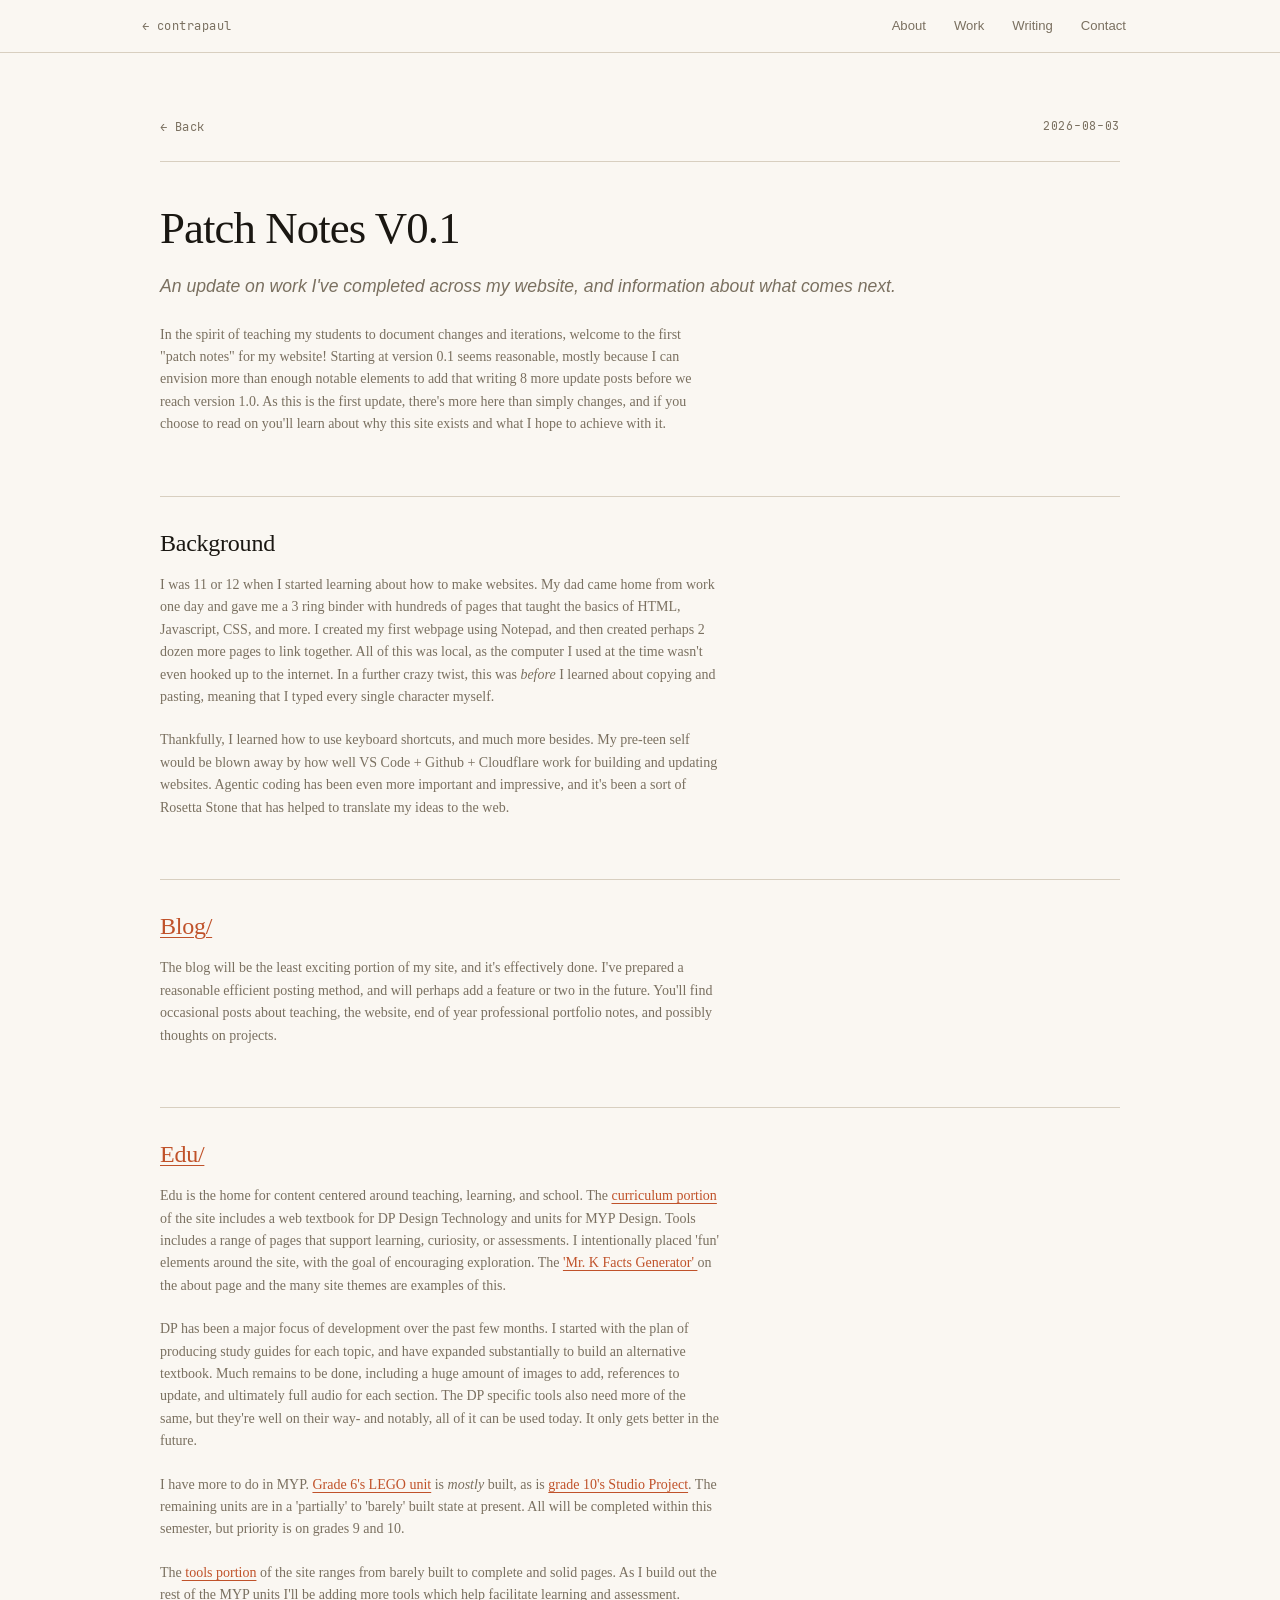
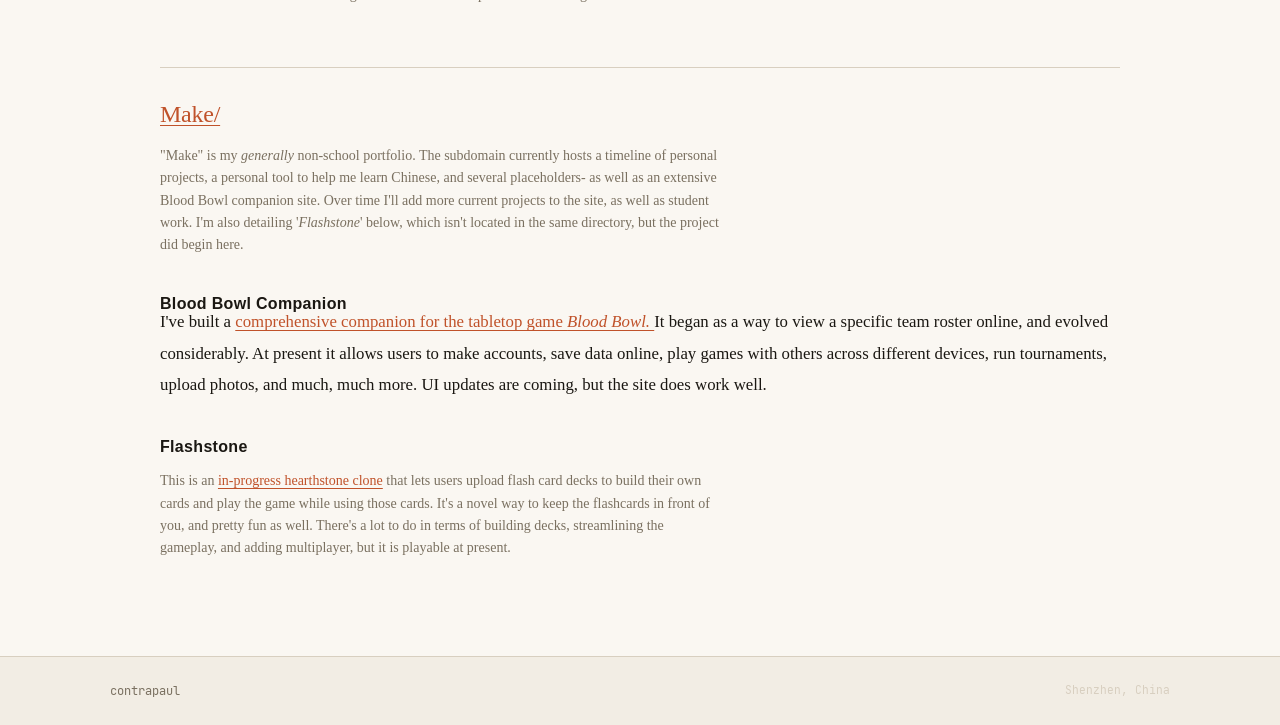
<file: posts/patch-notes-v0-1.html>
<!DOCTYPE html>
<html lang="en">
<head>
<meta charset="UTF-8">
<meta name="viewport" content="width=device-width, initial-scale=1.0">
<title>Patch Notes V0.1 — contrapaul</title>
<meta name="description" content="An update on work I've completed across my website, and information about what comes next.">
<meta name="post-title" content="Patch Notes V0.1">
<meta name="post-date" content="2026-08-03">
<meta name="post-tag" content="Site Update">
<link rel="stylesheet" href="../WEB/css/jetbrains-mono.css">
<link rel="stylesheet" href="../style.css">
<link rel="stylesheet" href="../posts.css">
</head>
<body>
<header class="site-header">
<div class="header-inner">
<a href="https://contrapaul.com" class="back-link">← contrapaul</a>
<nav class="nav">
<a href="https://contrapaul.com/#about">About</a>
<a href="https://contrapaul.com/#work">Work</a>
<a href="https://contrapaul.com/#writing">Writing</a>
<a href="https://contrapaul.com/#contact">Contact</a>
</nav>
</div>
</header>

<article class="post">
  <div class="post-inner">
    <div class="post-meta-top">
      <a href="/" class="back-link">← Back</a>
      <time datetime="2026-08-03">2026-08-03</time>
    </div>

    <h1>Patch Notes V0.1</h1>
    <p class="post-subtitle">An update on work I've completed across my website, and information about what comes next.</p>

    <div class="post-body">
<p>In the spirit of teaching my students to document changes and iterations, welcome to the first "patch notes" for my website! Starting at version 0.1 seems reasonable, mostly because I can envision more than enough notable elements to add that writing 8 more update posts before we reach version 1.0. As this is the first update, there's more here than simply changes, and if you choose to read on you'll learn about why this site exists and what I hope to achieve with it.&nbsp;</p><h2>Background</h2><p>I was 11 or 12 when I started learning about how to make websites. My dad came home from work one day and gave me a 3 ring binder with hundreds of pages that taught the basics of HTML, Javascript, CSS, and more. I created my first webpage using Notepad, and then created perhaps 2 dozen more pages to link together. All of this was local, as the computer I used at the time wasn't even hooked up to the internet. In a further crazy twist, this was&nbsp;<i>before</i>&nbsp;I learned about copying and pasting, meaning that I typed every single character myself.&nbsp;</p><p>Thankfully, I learned how to use keyboard shortcuts, and much more besides. My pre-teen self would be blown away by how well VS Code + Github + Cloudflare work for building and updating websites. Agentic coding has been even more important and impressive, and it's been a sort of Rosetta Stone that has helped to translate my ideas to the web.&nbsp;</p><h2><a href="https://blog.contrapaul.com/">Blog/</a></h2><p>The blog will be the least exciting portion of my site, and it's effectively done. I've prepared a reasonable efficient posting method, and will perhaps add a feature or two in the future. You'll find occasional posts about teaching, the website, end of year professional portfolio notes, and possibly thoughts on projects.&nbsp;</p><h2><a href="https://edu.contrapaul.com/">Edu/</a></h2><p>Edu is the home for content centered around teaching, learning, and school. The <a href="https://edu.contrapaul.com/curriculum/">curriculum portion</a> of the site includes a web textbook for DP Design Technology and units for MYP Design. Tools includes a range of pages that support learning, curiosity, or assessments. I intentionally placed 'fun' elements around the site, with the goal of encouraging exploration. The <a href="https://edu.contrapaul.com/about">'Mr. K Facts Generator' </a>on the about page and the many site themes are examples of this.&nbsp;</p><p>DP has been a major focus of development over the past few months. I started with the plan of producing study guides for each topic, and have expanded substantially to build an alternative textbook. Much remains to be done, including a huge amount of images to add, references to update, and ultimately full audio for each section. The DP specific tools also need more of the same, but they're well on their way- and notably, all of it can be used today. It only gets better in the future.&nbsp;</p><p>I have more to do in MYP. <a href="https://edu.contrapaul.com/curriculum/myp/g6-lego-designers">Grade 6's LEGO unit</a> is&nbsp;<i>mostly</i>&nbsp;built, as is <a href="https://edu.contrapaul.com/curriculum/myp/g10-studio-project">grade 10's Studio Project</a>. The remaining units are in a 'partially' to 'barely' built state at present. All will be completed within this semester, but priority is on grades 9 and 10.&nbsp;</p><p>The<a href="https://edu.contrapaul.com/tools/"> tools portion</a> of the site ranges from barely built to complete and solid pages. As I build out the rest of the MYP units I'll be adding more tools which help facilitate learning and assessment.&nbsp;</p><h2><a href="https://make.contrapaul.com/">Make/</a></h2><p>"Make" is my <i>generally&nbsp;</i>non-school portfolio. The subdomain currently hosts a timeline of personal projects, a personal tool to help me learn Chinese, and several placeholders- as well as an extensive Blood Bowl companion site. Over time I'll add more current projects to the site, as well as student work. I'm also detailing '<i>Flashstone</i>' below, which isn't located in the same directory, but the project did begin here.</p><h3>Blood Bowl Companion</h3>I've built a <a href="https://make.contrapaul.com/bloodbowl/">comprehensive companion for the tabletop game&nbsp;<i>Blood Bowl.&nbsp;</i></a>It began as a way to view a specific team roster online, and evolved considerably. At present it allows users to make accounts, save data online, play games with others across different devices, run tournaments, upload photos, and much, much more. UI updates are coming, but the site does work well.&nbsp;<h3>Flashstone</h3><p>This is an <a href="https://flashstone.contrapaul.com/">in-progress hearthstone clone</a> that lets users upload flash card decks to build their own cards and play the game while using those cards. It's a novel way to keep the flashcards in front of you, and pretty fun as well. There's a lot to do in terms of building decks, streamlining the gameplay, and adding multiplayer, but it is playable at present.&nbsp;</p>
    </div>
  </div>
</article>

<footer class="site-footer">
<div class="footer-inner">
<a href="https://contrapaul.com" class="footer-home">contrapaul</a>
<span class="footer-copy">Shenzhen, China</span>
</div>
</footer>
</body>
</html>
</file>
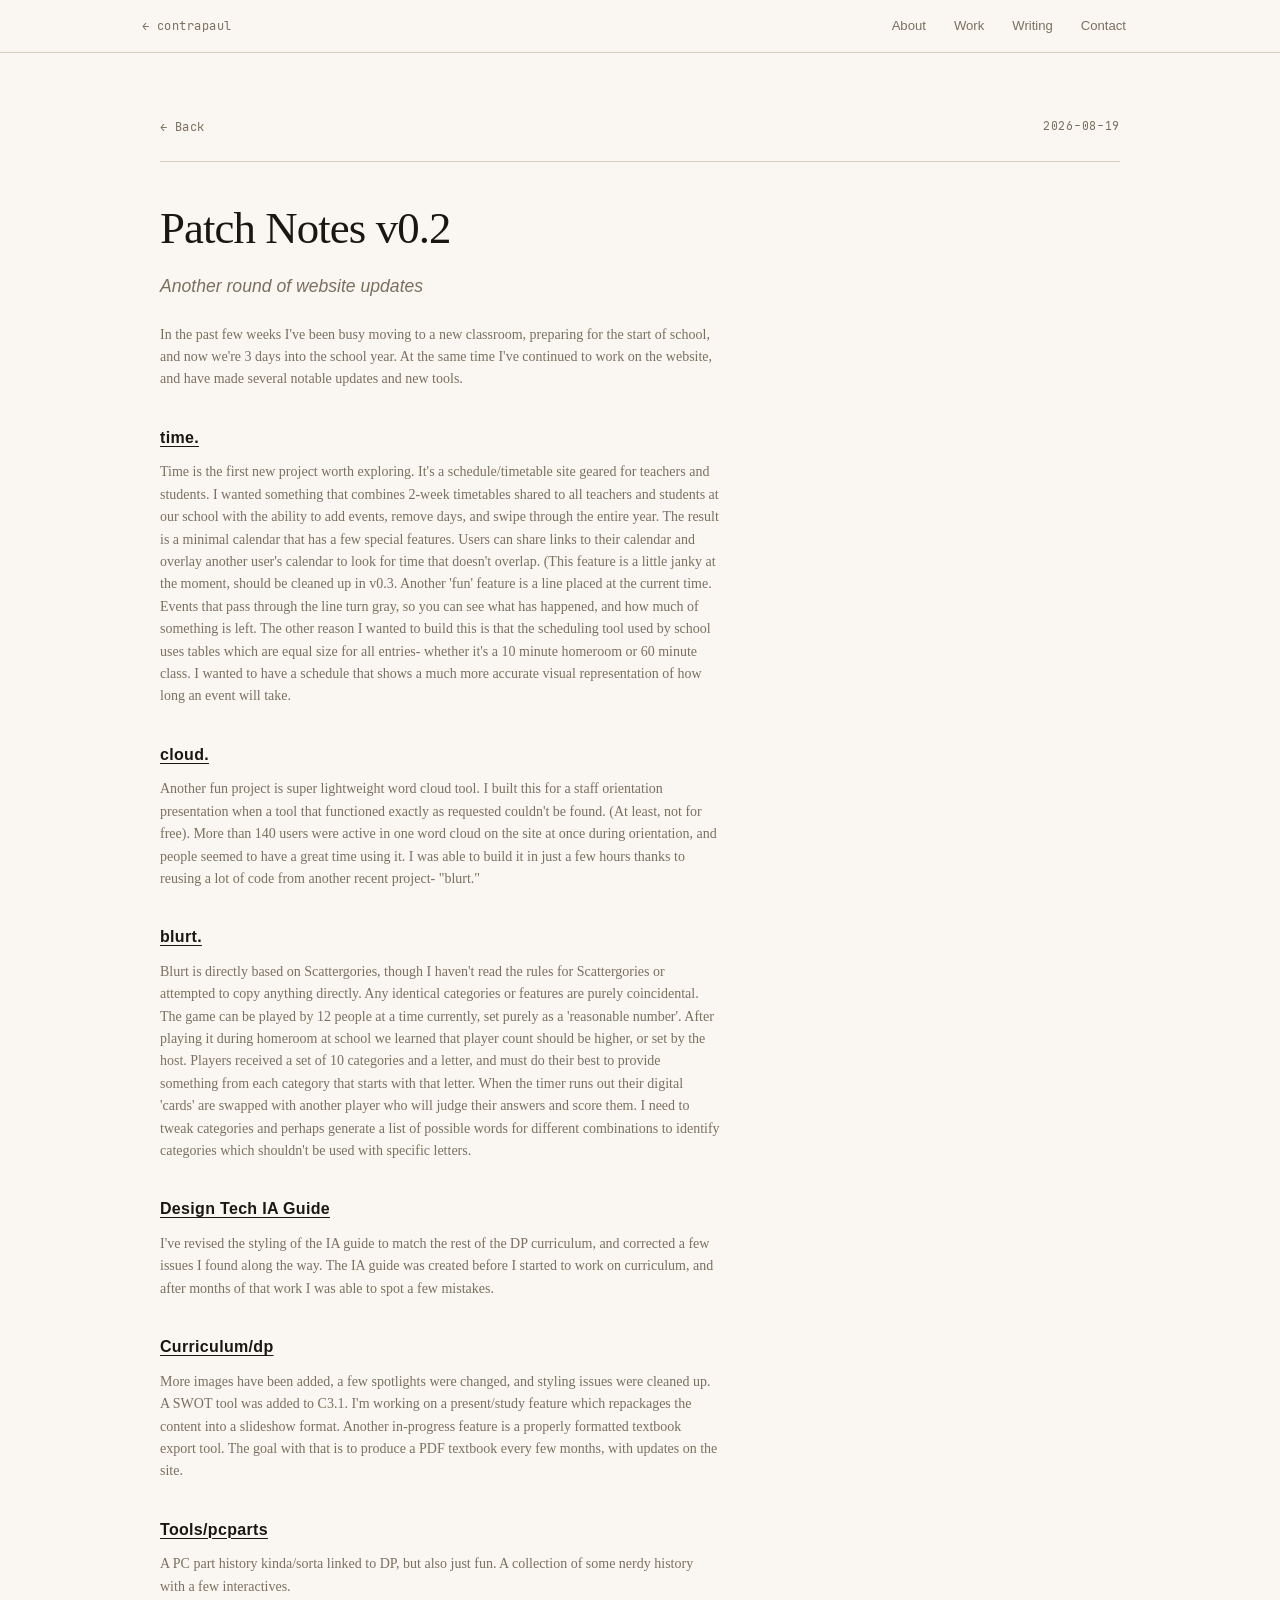
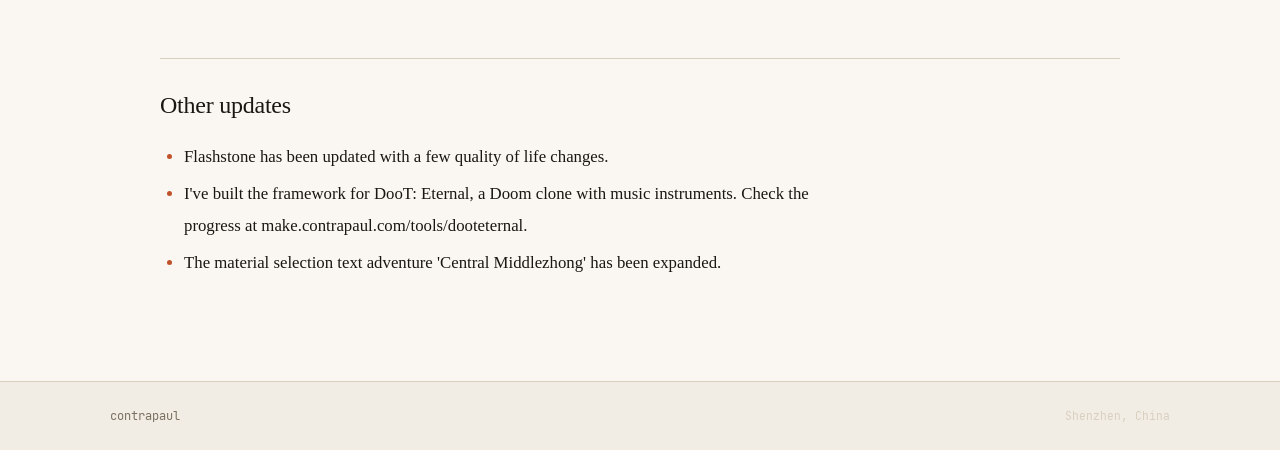
<file: posts/patch-notes-v0-2.html>
<!DOCTYPE html>
<html lang="en">
<head>
<meta charset="UTF-8">
<meta name="viewport" content="width=device-width, initial-scale=1.0">
<title>Patch Notes v0.2 - contrapaul</title>
<meta name="description" content="Another round of website updates">
<meta name="post-title" content="Patch Notes v0.2">
<meta name="post-date" content="2026-08-19">
<meta name="post-tag" content="Website">
<link rel="stylesheet" href="../WEB/css/jetbrains-mono.css">
<link rel="stylesheet" href="../style.css">
<link rel="stylesheet" href="../posts.css">
</head>
<body>
<header class="site-header">
<div class="header-inner">
<a href="https://contrapaul.com" class="back-link">← contrapaul</a>
<nav class="nav">
<a href="https://contrapaul.com/#about">About</a>
<a href="https://contrapaul.com/#work">Work</a>
<a href="https://contrapaul.com/#writing">Writing</a>
<a href="https://contrapaul.com/#contact">Contact</a>
</nav>
</div>
</header>

<article class="post">
  <div class="post-inner">
    <div class="post-meta-top">
      <a href="/" class="back-link">← Back</a>
      <time datetime="2026-08-19">2026-08-19</time>
    </div>

    <h1>Patch Notes v0.2</h1>
    <p class="post-subtitle">Another round of website updates</p>

    <div class="post-body">
<p>In the past few weeks I've been busy moving to a new classroom, preparing for the start of school, and now we're 3 days into the school year. At the same time I've continued to work on the website, and have made several notable updates and new tools.&nbsp;</p><h3><a href="https://time.contrapaul.com/">time.</a></h3><p>Time is the first new project worth exploring. It's a schedule/timetable site geared for teachers and students. I wanted something that combines 2-week timetables shared to all teachers and students at our school with the ability to add events, remove days, and swipe through the entire year. The result is a minimal calendar that has a few special features. Users can share links to their calendar and overlay another user's calendar to look for time that doesn't overlap. (This feature is a little janky at the moment, should be cleaned up in v0.3. Another 'fun' feature is a line placed at the current time. Events that pass through the line turn gray, so you can see what has happened, and how much of something is left. The other reason I wanted to build this is that the scheduling tool used by school uses tables which are equal size for all entries- whether it's a 10 minute homeroom or 60 minute class. I wanted to have a schedule that shows a much more accurate visual representation of how long an event will take.&nbsp;</p><h3><a href="https://cloud.contrapaul.com/">cloud.</a></h3><p>Another fun project is super lightweight word cloud tool. I built this for a staff orientation presentation when a tool that functioned exactly as requested couldn't be found. (At least, not for free). More than 140 users were active in one word cloud on the site at once during orientation, and people seemed to have a great time using it. I was able to build it in just a few hours thanks to reusing a lot of code from another recent project- "blurt."</p><h3><a href="https://blurt.contrapaul.com">blurt.</a></h3><p>Blurt is directly based on Scattergories, though I haven't read the rules for Scattergories or attempted to copy anything directly. Any identical categories or features are purely coincidental. The game can be played by 12 people at a time currently, set purely as a 'reasonable number'. After playing it during homeroom at school we learned that player count should be higher, or set by the host. Players received a set of 10 categories and a letter, and must do their best to provide something from each category that starts with that letter. When the timer runs out their digital 'cards' are swapped with another player who will judge their answers and score them. I need to tweak categories and perhaps generate a list of possible words for different combinations to identify categories which shouldn't be used with specific letters.&nbsp;</p><h3><a href="https://edu.contrapaul.com/tools/DT-IA-Guide/">Design Tech IA Guide</a></h3><p>I've revised the styling of the IA guide to match the rest of the DP curriculum, and corrected a few issues I found along the way. The IA guide was created before I started to work on curriculum, and after months of that work I was able to spot a few mistakes.&nbsp;</p><h3><a href="https://edu.contrapaul.com/curriculum/dp">Curriculum/dp</a></h3><p>More images have been added, a few spotlights were changed, and styling issues were cleaned up. A SWOT tool was added to C3.1. I'm working on a present/study feature which repackages the content into a slideshow format. Another in-progress feature is a properly formatted textbook export tool. The goal with that is to produce a PDF textbook every few months, with updates on the site.&nbsp;</p><h3><a href="https://edu.contrapaul.com/tools/pcparts">Tools/pcparts</a></h3><p>A PC part history kinda/sorta linked to DP, but also just fun. A collection of some nerdy history with a few interactives.</p><h2>Other updates</h2><ul><li>Flashstone has been updated with a few quality of life changes.</li><li>I've built the framework for DooT: Eternal, a Doom clone with music instruments. Check the progress at make.contrapaul.com/tools/dooteternal.</li><li>The material selection text adventure 'Central Middlezhong' has been expanded.</li></ul>
    </div>
  </div>
</article>

<footer class="site-footer">
<div class="footer-inner">
<a href="https://contrapaul.com" class="footer-home">contrapaul</a>
<span class="footer-copy">Shenzhen, China</span>
</div>
</footer>
</body>
</html>
</file>
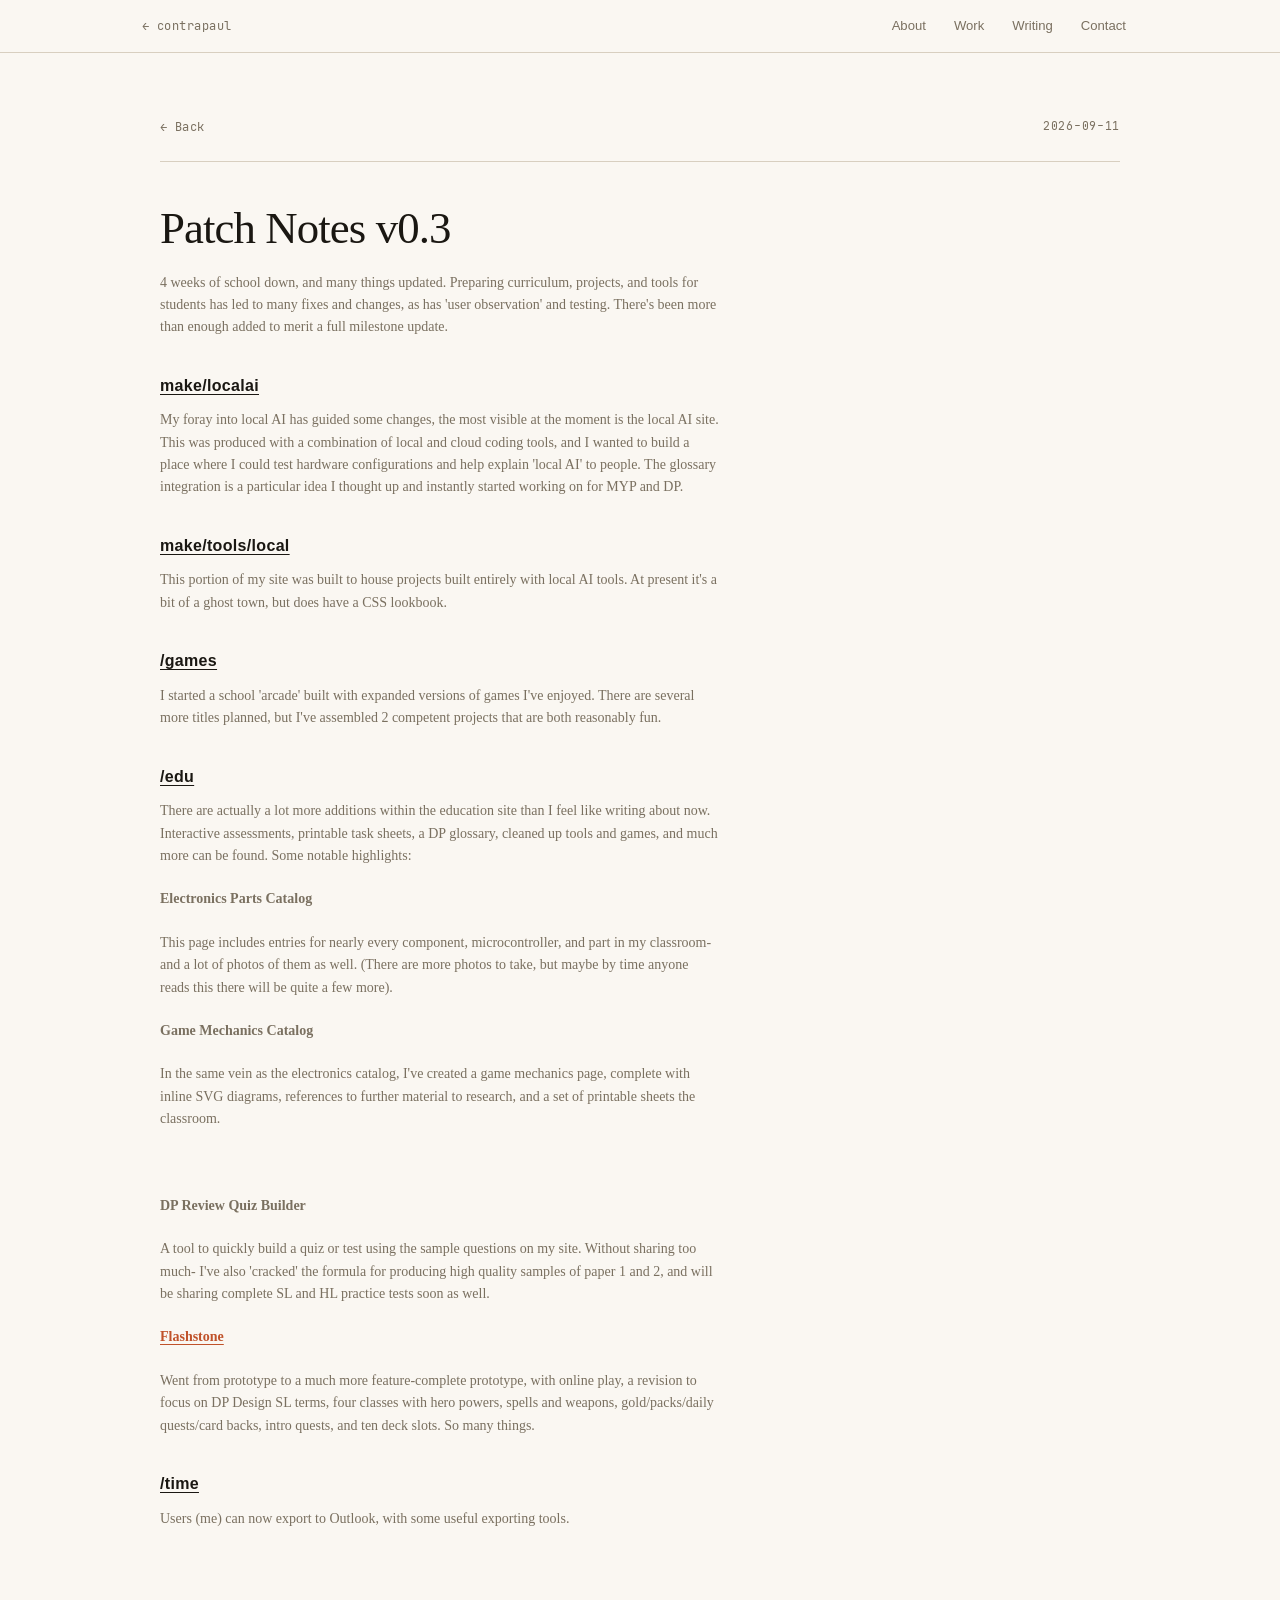
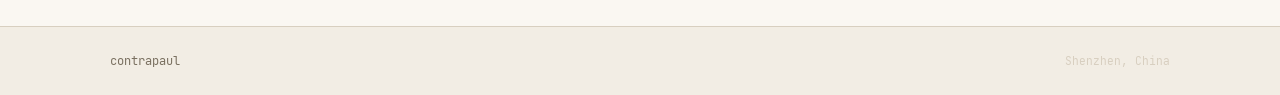
<file: posts/patch-notes-v0-3.html>
<!DOCTYPE html>
<html lang="en">
<head>
<meta charset="UTF-8">
<meta name="viewport" content="width=device-width, initial-scale=1.0">
<title>Patch Notes v0.3 - contrapaul</title>
<meta name="description" content="4 weeks of school down, and many things updated. Preparing curriculum, projects, and tools for students has led to many fixes and changes, as has 'user observation' and testing. There's been more than enough added to merit a full milestone update.">
<meta name="post-title" content="Patch Notes v0.3">
<meta name="post-date" content="2026-09-11">
<meta name="post-tag" content="Website">
<link rel="stylesheet" href="../WEB/css/jetbrains-mono.css">
<link rel="stylesheet" href="../style.css">
<link rel="stylesheet" href="../posts.css">
</head>
<body>
<header class="site-header">
<div class="header-inner">
<a href="https://contrapaul.com" class="back-link">← contrapaul</a>
<nav class="nav">
<a href="https://contrapaul.com/#about">About</a>
<a href="https://contrapaul.com/#work">Work</a>
<a href="https://contrapaul.com/#writing">Writing</a>
<a href="https://contrapaul.com/#contact">Contact</a>
</nav>
</div>
</header>

<article class="post">
  <div class="post-inner">
    <div class="post-meta-top">
      <a href="/" class="back-link">← Back</a>
      <time datetime="2026-09-11">2026-09-11</time>
    </div>

    <h1>Patch Notes v0.3</h1>
    <div class="post-body">
<p>4 weeks of school down, and many things updated. Preparing curriculum, projects, and tools for students has led to many fixes and changes, as has 'user observation' and testing. There's been more than enough added to merit a full milestone update.</p></p><h3><a href="https://make.contrapaul.com/localai">make/localai</a></h3><p>My foray into local AI has guided some changes, the most visible at the moment is the local AI site. This was produced with a combination of local and cloud coding tools, and I wanted to build a place where I could test hardware configurations and help explain 'local AI' to people. The glossary integration is a particular idea I thought up and instantly started working on for MYP and DP.&nbsp;</p></p><h3><a href="https://make.contrapaul.com/tools/local">make/tools/local</a></h3><p>This portion of my site was built to house projects built entirely with local AI tools. At present it's a bit of a ghost town, but does have a CSS lookbook.&nbsp;</p></p><h3><a href="https://games.contrapaul.com/">/games</a></h3><p>I started a school 'arcade' built with expanded versions of games I've enjoyed. There are several more titles planned, but I've assembled 2 competent projects that are both reasonably fun.</p></p><h3><a href="https://edu.contrapaul.com/">/edu</a></h3><p>There are actually a lot more additions within the education site than I feel like writing about now. Interactive assessments, printable task sheets, a DP glossary, cleaned up tools and games, and much more can be found. Some notable highlights:</p><p><strong>Electronics Parts Catalog</strong></p><p>This page includes entries for nearly every component, microcontroller, and part in my classroom- and a lot of photos of them as well. (There are more photos to take, but maybe by time anyone reads this there will be quite a few more).</p><p><strong>Game Mechanics Catalog</strong></p><p>In the same vein as the electronics catalog, I've created a game mechanics page, complete with inline SVG diagrams, references to further material to research, and a set of printable sheets the classroom.</p><p><strong><br></strong></p><p><strong>DP Review Quiz Builder</strong></p><p>A tool to quickly build a quiz or test using the sample questions on my site. Without sharing too much- I've also 'cracked' the formula for producing high quality samples of paper 1 and 2, and will be sharing complete SL and HL practice tests soon as well.&nbsp;</p></p><p><strong><a href="https://flashstone.contrapaul.com/">Flashstone</a></strong></p><p>Went from prototype to a much more feature-complete prototype, with online play, a revision to focus on DP Design SL terms, four classes with hero powers, spells and weapons, gold/packs/daily quests/card backs, intro quests, and ten deck slots. So many things.&nbsp;</p></p><h3><a href="https://time.contrapaul.com/"><strong>/time</strong></a></h3><p>Users (me) can now export to Outlook, with some useful exporting tools.</p>
    </div>
  </div>
</article>

<footer class="site-footer">
<div class="footer-inner">
<a href="https://contrapaul.com" class="footer-home">contrapaul</a>
<span class="footer-copy">Shenzhen, China</span>
</div>
</footer>
</body>
</html>
</file>
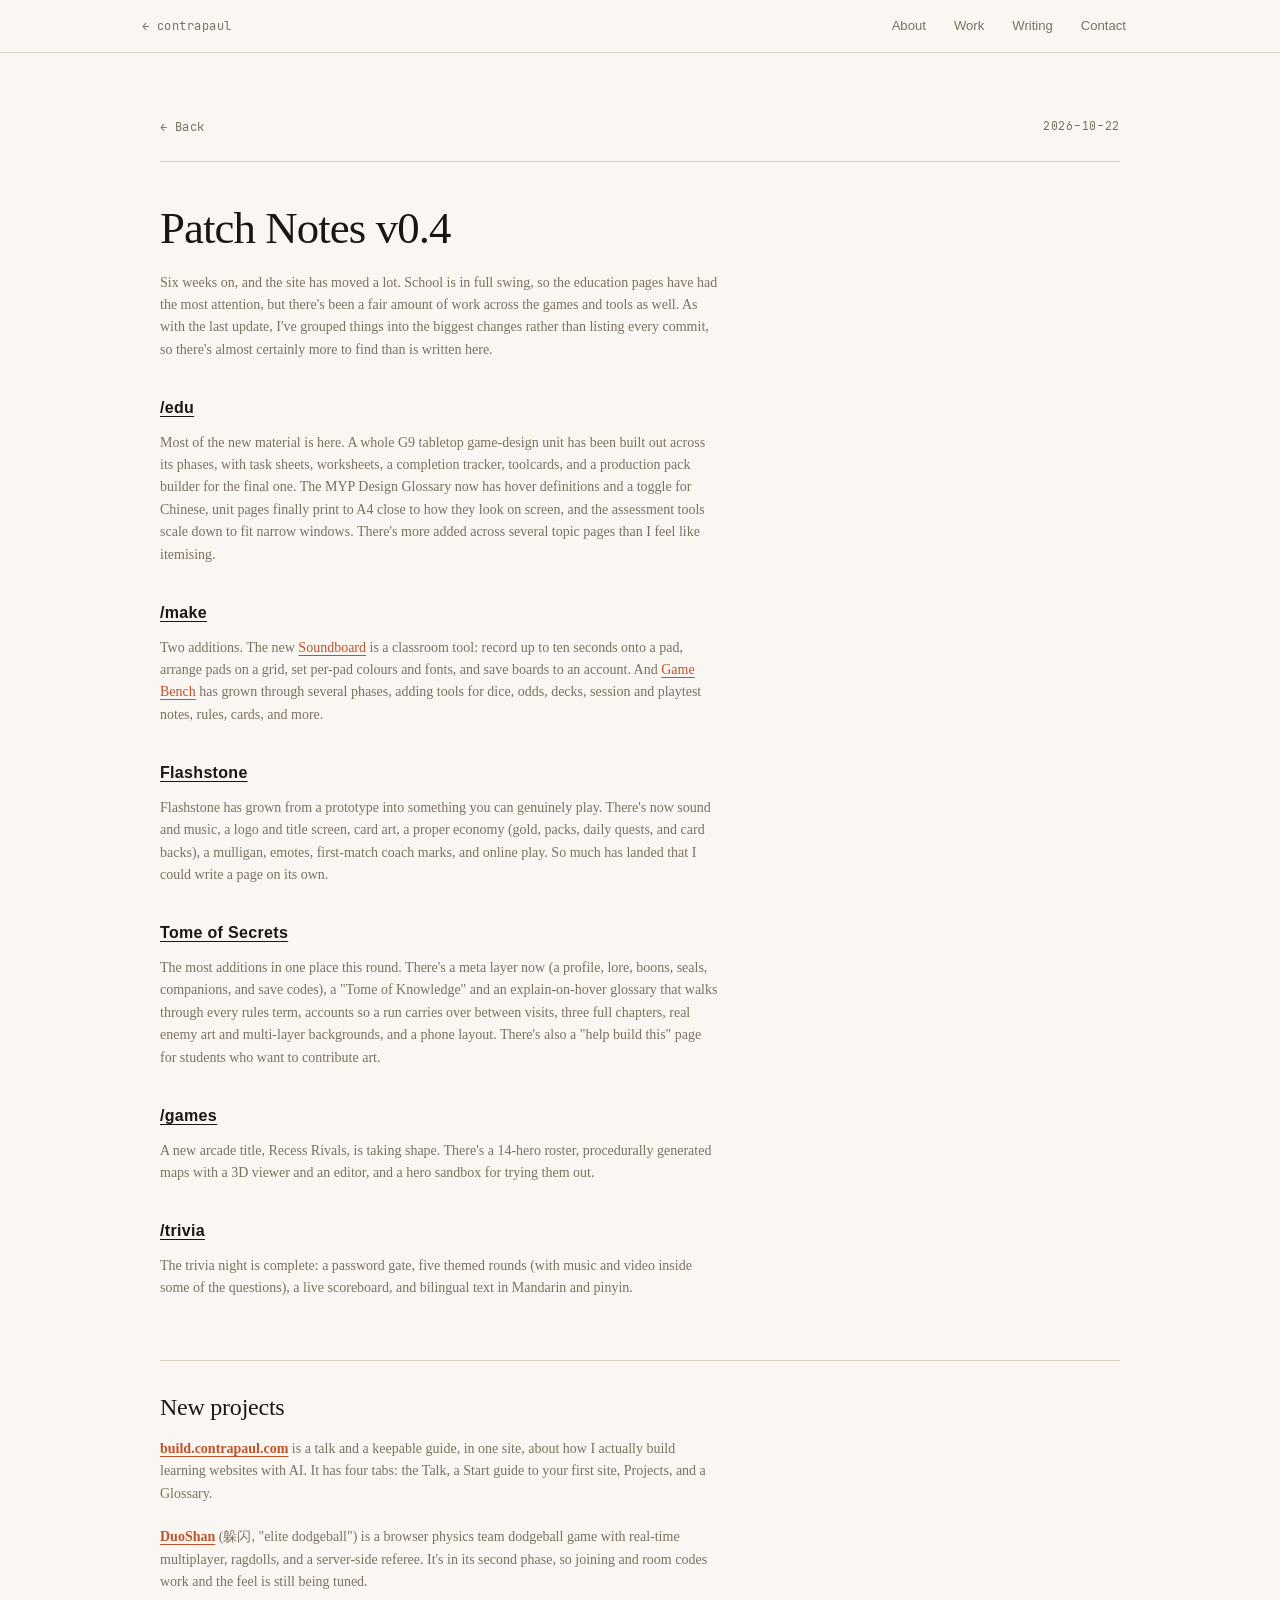
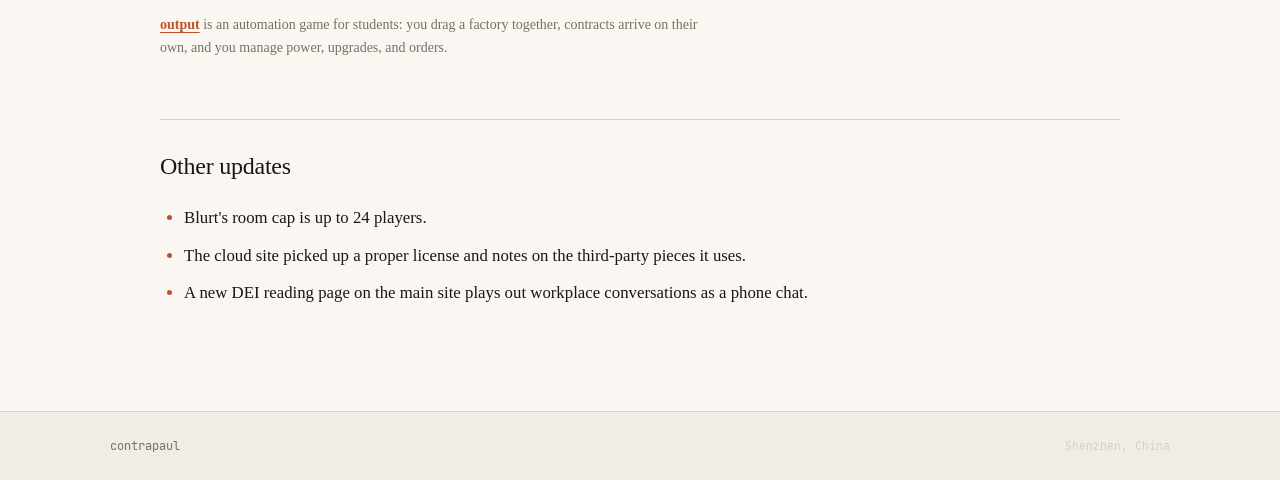
<file: posts/patch-notes-v0-4.html>
<!DOCTYPE html>
<html lang="en">
<head>
<meta charset="UTF-8">
<meta name="viewport" content="width=device-width, initial-scale=1.0">
<title>Patch Notes v0.4 - contrapaul</title>
<meta name="description" content="Six weeks of work across the site: a full G9 game-design unit, a classroom Soundboard, a much bigger Flashstone, a meta layer for Tome of Secrets, a new arcade title, a complete trivia night, plus three brand-new projects.">
<meta name="post-title" content="Patch Notes v0.4">
<meta name="post-date" content="2026-10-22">
<meta name="post-tag" content="Website">
<link rel="stylesheet" href="../WEB/css/jetbrains-mono.css">
<link rel="stylesheet" href="../style.css">
<link rel="stylesheet" href="../posts.css">
</head>
<body>
<header class="site-header">
<div class="header-inner">
<a href="https://contrapaul.com" class="back-link">← contrapaul</a>
<nav class="nav">
<a href="https://contrapaul.com/#about">About</a>
<a href="https://contrapaul.com/#work">Work</a>
<a href="https://contrapaul.com/#writing">Writing</a>
<a href="https://contrapaul.com/#contact">Contact</a>
</nav>
</div>
</header>

<article class="post">
  <div class="post-inner">
    <div class="post-meta-top">
      <a href="/" class="back-link">← Back</a>
      <time datetime="2026-10-22">2026-10-22</time>
    </div>

    <h1>Patch Notes v0.4</h1>
    <div class="post-body">
<p>Six weeks on, and the site has moved a lot. School is in full swing, so the education pages have had the most attention, but there's been a fair amount of work across the games and tools as well. As with the last update, I've grouped things into the biggest changes rather than listing every commit, so there's almost certainly more to find than is written here.</p>

<h3><a href="https://edu.contrapaul.com/">/edu</a></h3>
<p>Most of the new material is here. A whole G9 tabletop game-design unit has been built out across its phases, with task sheets, worksheets, a completion tracker, toolcards, and a production pack builder for the final one. The MYP Design Glossary now has hover definitions and a toggle for Chinese, unit pages finally print to A4 close to how they look on screen, and the assessment tools scale down to fit narrow windows. There's more added across several topic pages than I feel like itemising.</p>

<h3><a href="https://make.contrapaul.com/">/make</a></h3>
<p>Two additions. The new <a href="https://make.contrapaul.com/tools/soundboard">Soundboard</a> is a classroom tool: record up to ten seconds onto a pad, arrange pads on a grid, set per-pad colours and fonts, and save boards to an account. And <a href="https://make.contrapaul.com/fun/gametools">Game Bench</a> has grown through several phases, adding tools for dice, odds, decks, session and playtest notes, rules, cards, and more.</p>

<h3><a href="https://flashstone.contrapaul.com/">Flashstone</a></h3>
<p>Flashstone has grown from a prototype into something you can genuinely play. There's now sound and music, a logo and title screen, card art, a proper economy (gold, packs, daily quests, and card backs), a mulligan, emotes, first-match coach marks, and online play. So much has landed that I could write a page on its own.</p>

<h3><a href="https://tome.contrapaul.com/">Tome of Secrets</a></h3>
<p>The most additions in one place this round. There's a meta layer now (a profile, lore, boons, seals, companions, and save codes), a "Tome of Knowledge" and an explain-on-hover glossary that walks through every rules term, accounts so a run carries over between visits, three full chapters, real enemy art and multi-layer backgrounds, and a phone layout. There's also a "help build this" page for students who want to contribute art.</p>

<h3><a href="https://games.contrapaul.com/">/games</a></h3>
<p>A new arcade title, Recess Rivals, is taking shape. There's a 14-hero roster, procedurally generated maps with a 3D viewer and an editor, and a hero sandbox for trying them out.</p>

<h3><a href="https://trivia.contrapaul.com/">/trivia</a></h3>
<p>The trivia night is complete: a password gate, five themed rounds (with music and video inside some of the questions), a live scoreboard, and bilingual text in Mandarin and pinyin.</p>

<h2>New projects</h2>
<p><strong><a href="https://build.contrapaul.com/">build.contrapaul.com</a></strong> is a talk and a keepable guide, in one site, about how I actually build learning websites with AI. It has four tabs: the Talk, a Start guide to your first site, Projects, and a Glossary.</p>
<p><strong><a href="https://duoshan.contrapaul.com/">DuoShan</a></strong> (躲闪, "elite dodgeball") is a browser physics team dodgeball game with real-time multiplayer, ragdolls, and a server-side referee. It's in its second phase, so joining and room codes work and the feel is still being tuned.</p>
<p><strong><a href="https://output.contrapaul.com/">output</a></strong> is an automation game for students: you drag a factory together, contracts arrive on their own, and you manage power, upgrades, and orders.</p>

<h2>Other updates</h2>
<ul>
<li>Blurt's room cap is up to 24 players.</li>
<li>The cloud site picked up a proper license and notes on the third-party pieces it uses.</li>
<li>A new DEI reading page on the main site plays out workplace conversations as a phone chat.</li>
</ul>
    </div>
  </div>
</article>

<footer class="site-footer">
<div class="footer-inner">
<a href="https://contrapaul.com" class="footer-home">contrapaul</a>
<span class="footer-copy">Shenzhen, China</span>
</div>
</footer>
</body>
</html>
</file>
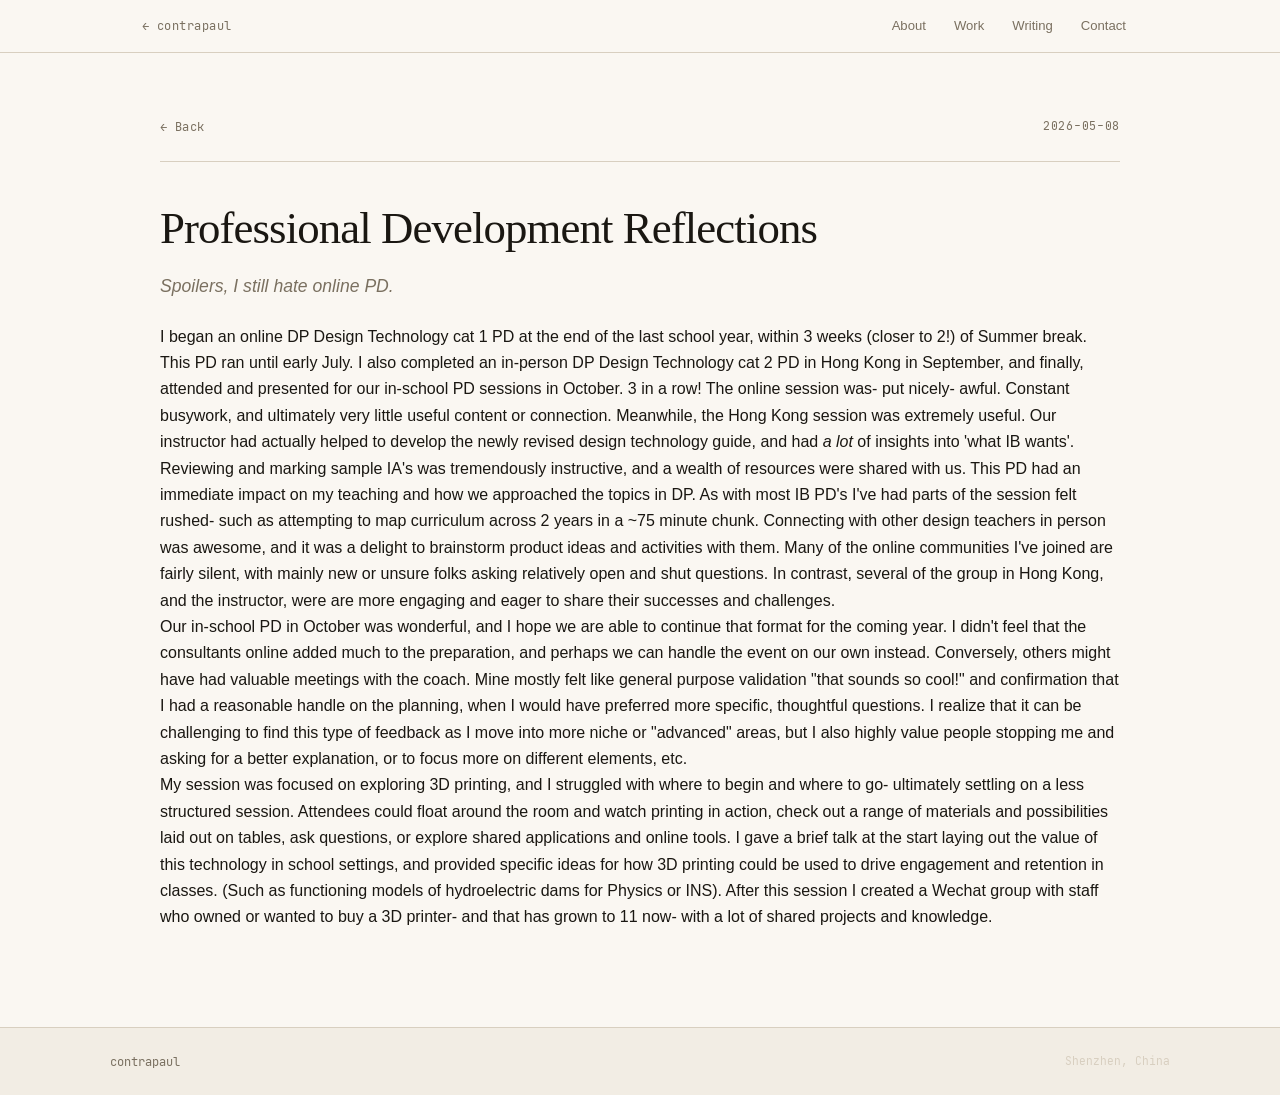
<file: posts/PD2526reflection.html>
<!DOCTYPE html>
<html lang="en">
<head>
<meta charset="UTF-8">
<meta name="viewport" content="width=device-width, initial-scale=1.0">
<title>PD Reflection - ISNS Portfolio 2025-2026</title>
<meta name="description" content="Looking back on the PD I delivered and attended across the year, and what actually stuck.">
<meta name="post-title" content="Professional Development Reflections">
<meta name="post-date" content="2026-05-08">
<meta name="post-tag" content="Reflection">
<link rel="stylesheet" href="../WEB/css/jetbrains-mono.css">
<link rel="stylesheet" href="../style.css">
<link rel="stylesheet" href="../posts.css">
</head>
<body>
<header class="site-header">
<div class="header-inner">
<a href="https://contrapaul.com" class="back-link">← contrapaul</a>
<nav class="nav">
<a href="https://contrapaul.com/#about">About</a>
<a href="https://contrapaul.com/#work">Work</a>
<a href="https://contrapaul.com/#writing">Writing</a>
<a href="https://contrapaul.com/#contact">Contact</a>
</nav>
</div>
</header>

<article class="post">
  <div class="post-inner">
    <div class="post-meta-top">
      <a href="/" class="back-link">← Back</a>
      <time>2026-05-08</time>
    </div>
 <h1>Professional Development Reflections</h1>
    <p class="post-subtitle">Spoilers, I still hate online PD.</p>

    <p>I began an online DP Design Technology cat 1 PD at the end of the last school year, within 3 weeks (closer to 2!) of Summer break. This PD ran until early July. I also completed an in-person DP Design Technology cat 2 PD in Hong Kong in September, and finally, attended and presented for our in-school PD sessions in October. 3 in a row!

      The online session was- put nicely- awful. Constant busywork, and ultimately very little useful content or connection. Meanwhile, the Hong Kong session was extremely useful. Our instructor had actually helped to develop the newly revised design technology guide, and had <em>a lot</em> of insights into 'what IB wants'. Reviewing and marking sample IA's was tremendously instructive, and a wealth of resources were shared with us. This PD had an immediate impact on my teaching and how we approached the topics in DP. As with most IB PD's I've had parts of the session felt rushed- such as attempting to map curriculum across 2 years in a ~75 minute chunk. Connecting with other design teachers in person was awesome, and it was a delight to brainstorm product ideas and activities with them. Many of the online communities I've joined are fairly silent, with mainly new or unsure folks asking relatively open and shut questions. In contrast, several of the group in Hong Kong, and the instructor, were are more engaging and eager to share their successes and challenges. 

    <p>Our in-school PD in October was wonderful, and I hope we are able to continue that format for the coming year. I didn't feel that the consultants online added much to the preparation, and perhaps we can handle the event on our own instead. Conversely, others might have had valuable meetings with the coach. Mine mostly felt like general purpose validation "that sounds so cool!" and confirmation that I had a reasonable handle on the planning, when I would have preferred more specific, thoughtful questions. I realize that it can be challenging to find this type of feedback as I move into more niche or "advanced" areas, but I also highly value people stopping me and asking for a better explanation, or to focus more on different elements, etc. 

      <p>My session was focused on exploring 3D printing, and I struggled with where to begin and where to go- ultimately settling on a less structured session. Attendees could float around the room and watch printing in action, check out a range of materials and possibilities laid out on tables, ask questions, or explore shared applications and online tools. I gave a brief talk at the start laying out the value of this technology in school settings, and provided specific ideas for how 3D printing could be used to drive engagement and retention in classes. (Such as functioning models of hydroelectric dams for Physics or INS). After this session I created a Wechat group with staff who owned or wanted to buy a 3D printer- and that has grown to 11 now- with a lot of shared projects and knowledge. 

  </div>
</article>

<footer class="site-footer">
<div class="footer-inner">
<a href="https://contrapaul.com" class="footer-home">contrapaul</a>
<span class="footer-copy">Shenzhen, China</span>
</div>
</footer>

</body>
</html>
</file>
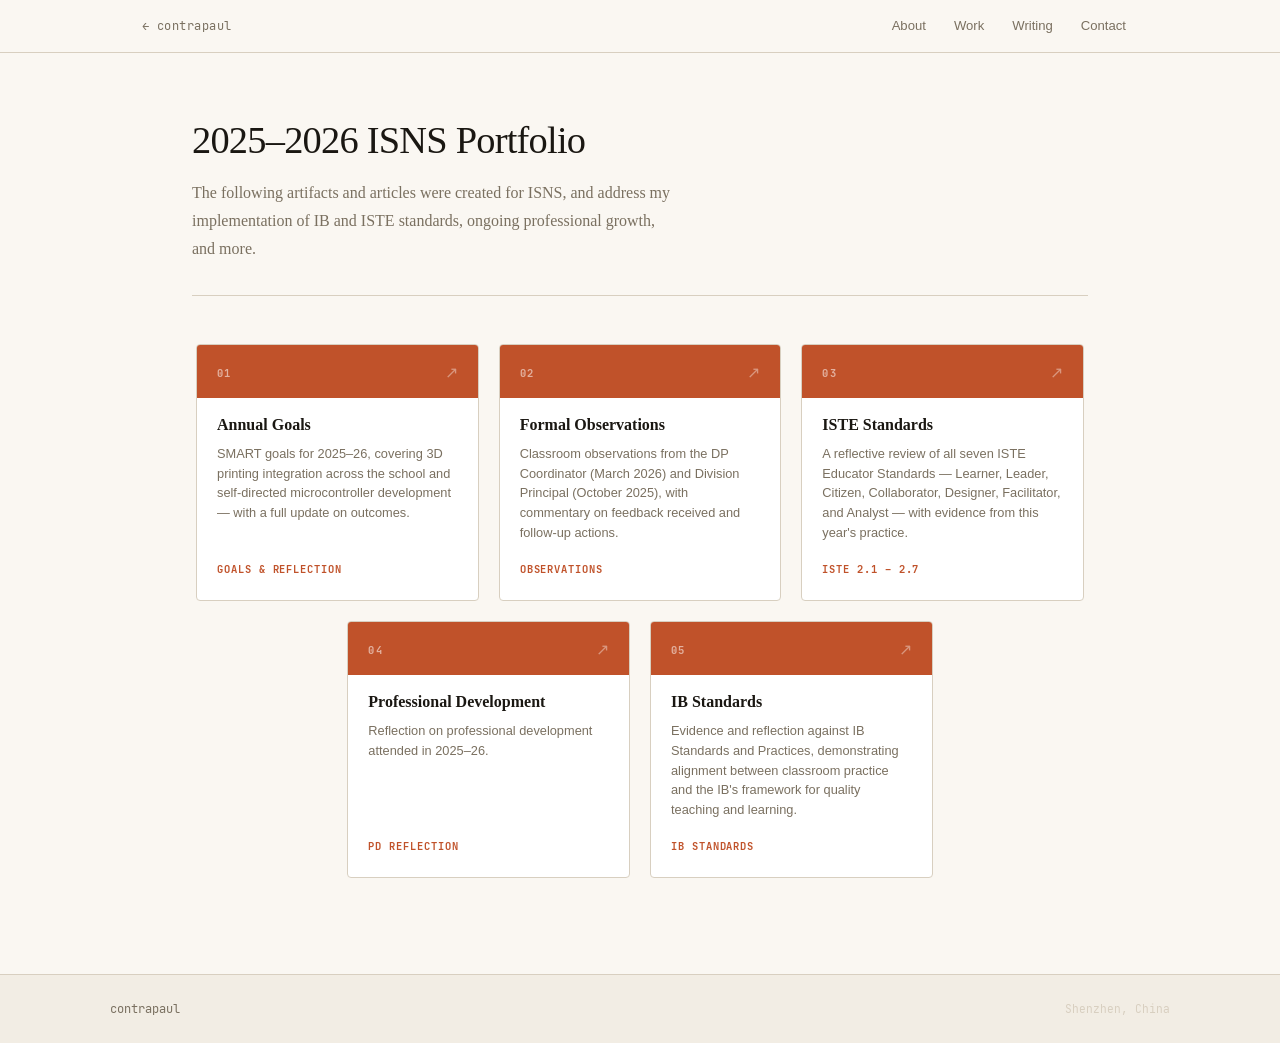
<file: posts/portfolio-2526.html>
<!DOCTYPE html>
<html lang="en">
<head>
<meta charset="UTF-8">
<meta name="viewport" content="width=device-width, initial-scale=1.0">
<title>2025–2026 ISNS Portfolio - Paul Kwiatkowski</title>
<meta name="description" content="The full year in one place — a hub linking goals, standards, professional development, and observations from the 2025–26 school year.">
<meta name="post-title" content="2025–2026 ISNS Portfolio">
<meta name="post-date" content="2026-07-09">
<meta name="post-date-label" content="2025–2026">
<meta name="post-tag" content="Portfolio">
<link rel="stylesheet" href="../WEB/css/jetbrains-mono.css">
<link rel="stylesheet" href="../style.css">
<link rel="stylesheet" href="../posts.css">
<style>
  .portfolio-wrap {
    padding: 4rem 2rem 6rem;
    max-width: 960px;
    margin: 0 auto;
  }

  .portfolio-header {
    margin-bottom: 3rem;
    padding-bottom: 2rem;
    border-bottom: 1px solid var(--border);
  }

  .portfolio-header h1 {
    font-family: var(--font-display);
    font-size: clamp(1.6rem, 4vw, 2.4rem);
    font-weight: 400;
    letter-spacing: -0.02em;
    color: var(--text);
    margin: 0 0 1rem;
    line-height: 1.2;
  }

  .portfolio-header p {
    font-family: var(--font-display);
    font-size: 1rem;
    line-height: 1.75;
    color: var(--muted);
    max-width: 60ch;
    margin: 0;
  }

  /* Card grid — 3 then 2, both centered */
  .portfolio-grid-top {
    display: flex;
    flex-wrap: wrap;
    justify-content: center;
    gap: 1.25rem;
    margin-bottom: 1.25rem;
  }

  .portfolio-grid-bottom {
    display: flex;
    flex-wrap: wrap;
    justify-content: center;
    gap: 1.25rem;
  }

  .portfolio-grid-top .p-card {
    flex: 0 1 calc(33.333% - 1rem);
    min-width: 220px;
  }

  .portfolio-grid-bottom .p-card {
    flex: 0 1 calc(33.333% - 1rem);
    min-width: 220px;
  }

  /* Card */
  .p-card {
    display: flex;
    flex-direction: column;
    background: #fff;
    border: 1px solid var(--border);
    border-radius: var(--radius);
    overflow: hidden;
    text-decoration: none;
    transition: box-shadow 0.2s ease, transform 0.2s ease, border-color 0.2s ease;
  }

  .p-card:hover {
    box-shadow: 0 6px 24px rgba(0,0,0,0.09);
    transform: translateY(-2px);
    border-color: var(--accent);
    text-decoration: none;
  }

  .p-card-top {
    background: var(--accent);
    padding: 1.25rem 1.25rem 1rem;
    display: flex;
    align-items: flex-start;
    justify-content: space-between;
    gap: 0.5rem;
  }

  .p-card-num {
    font-family: var(--font-mono);
    font-size: 0.65rem;
    font-weight: 700;
    letter-spacing: 0.12em;
    text-transform: uppercase;
    color: rgba(255,255,255,0.55);
  }

  .p-card-arrow {
    color: rgba(255,255,255,0.4);
    font-size: 1rem;
    line-height: 1;
    transition: color 0.15s, transform 0.15s;
  }

  .p-card:hover .p-card-arrow {
    color: rgba(255,255,255,0.85);
    transform: translate(2px, -2px);
  }

  .p-card-body {
    padding: 1rem 1.25rem 1.4rem;
    flex: 1;
    display: flex;
    flex-direction: column;
    gap: 0.5rem;
  }

  .p-card-title {
    font-family: var(--font-display);
    font-size: 1rem;
    font-weight: 700;
    color: var(--text);
    margin: 0;
    line-height: 1.35;
  }

  .p-card-desc {
    font-family: var(--font-body);
    font-size: 0.8rem;
    color: var(--muted);
    line-height: 1.55;
    margin: 0;
  }

  .p-card-tag {
    display: inline-block;
    margin-top: auto;
    padding-top: 0.6rem;
    font-family: var(--font-mono);
    font-size: 0.65rem;
    font-weight: 700;
    letter-spacing: 0.09em;
    text-transform: uppercase;
    color: var(--accent);
  }

  @media (max-width: 680px) {
    .portfolio-grid-top .p-card,
    .portfolio-grid-bottom .p-card {
      flex: 1 1 100%;
    }
    .portfolio-wrap {
      padding: 2.5rem 1.25rem 4rem;
    }
  }
</style>
</head>
<body>

<header class="site-header">
  <div class="header-inner">
    <a href="https://contrapaul.com" class="back-link">← contrapaul</a>
    <nav class="nav">
      <a href="https://contrapaul.com/#about">About</a>
      <a href="https://contrapaul.com/#work">Work</a>
      <a href="https://contrapaul.com/#writing">Writing</a>
      <a href="https://contrapaul.com/#contact">Contact</a>
    </nav>
  </div>
</header>

<main>
  <div class="portfolio-wrap">

    <div class="portfolio-header">
      <h1>2025–2026 ISNS Portfolio</h1>
      <p>The following artifacts and articles were created for ISNS, and address my implementation of IB and ISTE standards, ongoing professional growth, and more.</p>
    </div>

    <!-- Row 1 — 3 cards -->
    <div class="portfolio-grid-top">

      <a class="p-card" href="https://blog.contrapaul.com/posts/2025-2026-goals">
        <div class="p-card-top">
          <span class="p-card-num">01</span>
          <span class="p-card-arrow">↗</span>
        </div>
        <div class="p-card-body">
          <p class="p-card-title">Annual Goals</p>
          <p class="p-card-desc">SMART goals for 2025–26, covering 3D printing integration across the school and self-directed microcontroller development — with a full update on outcomes.</p>
          <span class="p-card-tag">Goals &amp; Reflection</span>
        </div>
      </a>

      <a class="p-card" href="https://blog.contrapaul.com/posts/observations25-26">
        <div class="p-card-top">
          <span class="p-card-num">02</span>
          <span class="p-card-arrow">↗</span>
        </div>
        <div class="p-card-body">
          <p class="p-card-title">Formal Observations</p>
          <p class="p-card-desc">Classroom observations from the DP Coordinator (March 2026) and Division Principal (October 2025), with commentary on feedback received and follow-up actions.</p>
          <span class="p-card-tag">Observations</span>
        </div>
      </a>

      <a class="p-card" href="https://blog.contrapaul.com/posts/iste2526">
        <div class="p-card-top">
          <span class="p-card-num">03</span>
          <span class="p-card-arrow">↗</span>
        </div>
        <div class="p-card-body">
          <p class="p-card-title">ISTE Standards</p>
          <p class="p-card-desc">A reflective review of all seven ISTE Educator Standards — Learner, Leader, Citizen, Collaborator, Designer, Facilitator, and Analyst — with evidence from this year's practice.</p>
          <span class="p-card-tag">ISTE 2.1 – 2.7</span>
        </div>
      </a>

    </div>

    <!-- Row 2 — 2 cards -->
    <div class="portfolio-grid-bottom">

      <a class="p-card" href="https://blog.contrapaul.com/posts/PD2526reflection.html">
        <div class="p-card-top">
          <span class="p-card-num">04</span>
          <span class="p-card-arrow">↗</span>
        </div>
        <div class="p-card-body">
          <p class="p-card-title">Professional Development</p>
          <p class="p-card-desc">Reflection on professional development attended in 2025–26.</p>
          <span class="p-card-tag">PD Reflection</span>
        </div>
      </a>

      <a class="p-card" href="https://blog.contrapaul.com/posts/IBstandards.html">
        <div class="p-card-top">
          <span class="p-card-num">05</span>
          <span class="p-card-arrow">↗</span>
        </div>
        <div class="p-card-body">
          <p class="p-card-title">IB Standards</p>
          <p class="p-card-desc">Evidence and reflection against IB Standards and Practices, demonstrating alignment between classroom practice and the IB's framework for quality teaching and learning.</p>
          <span class="p-card-tag">IB Standards</span>
        </div>
      </a>

    </div>

  </div>
</main>

<footer class="site-footer">
<div class="footer-inner">
<a href="https://contrapaul.com" class="footer-home">contrapaul</a>
<span class="footer-copy">Shenzhen, China</span>
</div>
</footer>

</body>
</html>
</file>
<file: WEB/css/jetbrains-mono.css>
/**
 * JetBrains Mono — @font-face declarations
 * Weights: 400 (Regular), 500 (Medium), 700 (Bold), 800 (ExtraBold)
 * Each available in normal and italic.
 * Files live at ../Jetbrains/woff2/ and ../Jetbrains/woff/
 */

/* ── Regular (400) ── */
@font-face {
  font-family: 'JetBrains Mono';
  src: url('../Jetbrains/woff2/JetBrainsMono-Regular.woff2') format('woff2'),
       url('../Jetbrains/woff/JetBrainsMono-Regular.woff')   format('woff');
  font-weight: 400;
  font-style:  normal;
  font-display: swap;
}

@font-face {
  font-family: 'JetBrains Mono';
  src: url('../Jetbrains/woff2/JetBrainsMono-Italic.woff2') format('woff2'),
       url('../Jetbrains/woff/JetBrainsMono-Italic.woff')   format('woff');
  font-weight: 400;
  font-style:  italic;
  font-display: swap;
}

/* ── Medium (500) ── */
@font-face {
  font-family: 'JetBrains Mono';
  src: url('../Jetbrains/woff2/JetBrainsMono-Medium.woff2') format('woff2'),
       url('../Jetbrains/woff/JetBrainsMono-Medium.woff')   format('woff');
  font-weight: 500;
  font-style:  normal;
  font-display: swap;
}

@font-face {
  font-family: 'JetBrains Mono';
  src: url('../Jetbrains/woff2/JetBrainsMono-Medium-Italic.woff2') format('woff2'),
       url('../Jetbrains/woff/JetBrainsMono-Medium-Italic.woff')   format('woff');
  font-weight: 500;
  font-style:  italic;
  font-display: swap;
}

/* ── Bold (700) ── */
@font-face {
  font-family: 'JetBrains Mono';
  src: url('../Jetbrains/woff2/JetBrainsMono-Bold.woff2') format('woff2'),
       url('../Jetbrains/woff/JetBrainsMono-Bold.woff')   format('woff');
  font-weight: 700;
  font-style:  normal;
  font-display: swap;
}

@font-face {
  font-family: 'JetBrains Mono';
  src: url('../Jetbrains/woff2/JetBrainsMono-Bold-Italic.woff2') format('woff2'),
       url('../Jetbrains/woff/JetBrainsMono-Bold-Italic.woff')   format('woff');
  font-weight: 700;
  font-style:  italic;
  font-display: swap;
}

/* ── ExtraBold (800) ── */
@font-face {
  font-family: 'JetBrains Mono';
  src: url('../Jetbrains/woff2/JetBrainsMono-ExtraBold.woff2') format('woff2'),
       url('../Jetbrains/woff/JetBrainsMono-ExtraBold.woff')   format('woff');
  font-weight: 800;
  font-style:  normal;
  font-display: swap;
}

@font-face {
  font-family: 'JetBrains Mono';
  src: url('../Jetbrains/woff2/JetBrainsMono-ExtraBold-Italic.woff2') format('woff2'),
       url('../Jetbrains/woff/JetBrainsMono-ExtraBold-Italic.woff')   format('woff');
  font-weight: 800;
  font-style:  italic;
  font-display: swap;
}
</file>
<file: style.css>
/* ============================================
   contrapaul.com — portfolio/about
   Warm editorial light theme. Serif-led.
   ============================================ */

:root {
  --bg:          #faf7f2;
  --surface:     #f2ede4;
  --surface-2:   #e8e0d0;
  --border:      #d8cfc0;
  --text:        #1a1712;
  --muted:       #7a7060;
  --accent:      #c0522a;   /* terracotta */
  --accent-light:#f0e0d8;
  --font-display: Georgia, "Times New Roman", serif;
  --font-body:    "Helvetica Neue", Helvetica, Arial, sans-serif;
  --font-mono:    "JetBrains Mono", "Courier New", Courier, monospace;
  --max-w:        1060px;
  --radius:       4px;
  --transition:   180ms ease;
}

*, *::before, *::after { box-sizing: border-box; margin: 0; padding: 0; }

html { font-size: 16px; scroll-behavior: smooth; background: var(--bg); color: var(--text); }

body {
  font-family: var(--font-body);
  line-height: 1.65;
  -webkit-font-smoothing: antialiased;
  display: flex;
  flex-direction: column;
  min-height: 100vh;
}

a { color: var(--accent); text-decoration: none; }
a:hover { text-decoration: underline; }
img { display: block; max-width: 100%; }
main { flex: 1; }

/* --- HEADER --- */
.site-header {
  border-bottom: 1px solid var(--border);
  background: rgba(250, 247, 242, 0.95);
  position: sticky;
  top: 0;
  z-index: 100;
  backdrop-filter: blur(6px);
}

.header-inner {
  max-width: var(--max-w);
  margin: 0 auto;
  padding: 0 2rem;
  height: 52px;
  display: flex;
  align-items: center;
  justify-content: space-between;
}

.back-link {
  font-family: var(--font-mono);
  font-size: 0.75rem;
  color: var(--muted);
  letter-spacing: 0.04em;
  transition: color var(--transition);
}
.back-link:hover { color: var(--accent); text-decoration: none; }

.nav { display: flex; gap: 0.25rem; }
.nav a {
  font-size: 0.82rem;
  padding: 0.3rem 0.75rem;
  color: var(--muted);
  transition: color var(--transition);
  text-decoration: none;
}
.nav a:hover { color: var(--text); }

/* --- HERO / PROFILE --- */
.hero {
  padding: 5rem 2rem 4rem;
  border-bottom: 1px solid var(--border);
}

.hero-inner { max-width: var(--max-w); margin: 0 auto; }

.profile-block {
  display: grid;
  grid-template-columns: 180px 1fr;
  gap: 3.5rem;
  align-items: start;
}

.profile-image-wrap {
  aspect-ratio: 1;
  width: 160px;
}

.profile-image-placeholder {
  width: 160px;
  height: 160px;
  background: var(--surface-2);
  border-radius: 50%;
  display: flex;
  align-items: center;
  justify-content: center;
  font-family: var(--font-display);
  font-size: 2rem;
  color: var(--muted);
  border: 2px solid var(--border);
  /* Replace this element with an <img> tag when you have a photo */
}

.name {
  font-family: var(--font-display);
  font-size: clamp(2.2rem, 5vw, 3.5rem);
  font-weight: 400;
  letter-spacing: -0.02em;
  line-height: 1.1;
  margin-bottom: 0.5rem;
}

.tagline {
  font-size: 1rem;
  color: var(--accent);
  margin-bottom: 0.4rem;
  font-style: italic;
}

.location {
  font-size: 0.82rem;
  color: var(--muted);
  margin-bottom: 1.25rem;
  font-family: var(--font-mono);
}

.bio-short {
  font-size: 1rem;
  color: var(--muted);
  max-width: 55ch;
  line-height: 1.75;
  margin-bottom: 2rem;
}

.profile-links { display: flex; gap: 0.75rem; flex-wrap: wrap; }

.btn-primary {
  display: inline-block;
  padding: 0.6rem 1.4rem;
  background: var(--accent);
  color: #fff;
  font-size: 0.85rem;
  border-radius: var(--radius);
  transition: background var(--transition);
  text-decoration: none;
}
.btn-primary:hover { background: #a04020; text-decoration: none; }

.btn-secondary {
  display: inline-block;
  padding: 0.6rem 1.4rem;
  border: 1px solid var(--border);
  color: var(--muted);
  font-size: 0.85rem;
  border-radius: var(--radius);
  transition: border-color var(--transition), color var(--transition);
  text-decoration: none;
}
.btn-secondary:hover { border-color: var(--accent); color: var(--accent); text-decoration: none; }

/* --- SHARED SECTION STYLES --- */
.section-inner {
  max-width: var(--max-w);
  margin: 0 auto;
  padding: 5rem 2rem;
}

.section-label {
  font-family: var(--font-mono);
  font-size: 0.7rem;
  letter-spacing: 0.14em;
  text-transform: uppercase;
  color: var(--accent);
  margin-bottom: 2.5rem;
}

/* --- DISCIPLINES --- */
.disciplines { background: var(--surface); border-bottom: 1px solid var(--border); }

.disciplines-grid {
  display: grid;
  grid-template-columns: repeat(auto-fill, minmax(220px, 1fr));
  gap: 2rem;
}

.discipline {
  padding: 1.75rem;
  background: var(--bg);
  border: 1px solid var(--border);
  border-radius: var(--radius);
  transition: border-color var(--transition);
}
.discipline:hover { border-color: var(--accent); }

.discipline-icon { font-size: 1.5rem; margin-bottom: 0.75rem; }

.discipline h3 {
  font-family: var(--font-display);
  font-size: 1.05rem;
  font-weight: 400;
  margin-bottom: 0.6rem;
  color: var(--text);
}

.discipline p { font-size: 0.875rem; color: var(--muted); line-height: 1.65; }

/* --- WORK --- */
.work { border-bottom: 1px solid var(--border); }

.work-grid {
  display: grid;
  grid-template-columns: repeat(auto-fill, minmax(280px, 1fr));
  gap: 2rem;
}

.work-card {
  border: 1px solid var(--border);
  border-radius: var(--radius);
  overflow: hidden;
  transition: border-color var(--transition), transform var(--transition);
}
.work-card:hover { border-color: var(--accent); transform: translateY(-2px); }

.placeholder-img {
  height: 180px;
  background: var(--c, var(--surface));
  display: flex;
  align-items: center;
  justify-content: center;
  font-family: var(--font-mono);
  font-size: 0.7rem;
  letter-spacing: 0.1em;
  text-transform: uppercase;
  color: var(--muted);
  /* Replace with <img> when you have actual project images */
}

.work-card-body { padding: 1.25rem; }

.work-tag {
  font-family: var(--font-mono);
  font-size: 0.65rem;
  letter-spacing: 0.1em;
  text-transform: uppercase;
  color: var(--accent);
  display: block;
  margin-bottom: 0.5rem;
}

.work-card-body h3 {
  font-family: var(--font-display);
  font-size: 1.1rem;
  font-weight: 400;
  margin-bottom: 0.5rem;
}

.work-card-body p { font-size: 0.85rem; color: var(--muted); line-height: 1.6; margin-bottom: 1rem; }

.work-link {
  font-size: 0.82rem;
  color: var(--accent);
  font-family: var(--font-mono);
}

/* --- WRITING --- */
.writing { background: var(--surface); border-bottom: 1px solid var(--border); }

.writing-list { display: flex; flex-direction: column; gap: 0; }

.post-row {
  display: grid;
  grid-template-columns: 110px 1fr auto;
  gap: 2rem;
  align-items: start;
  padding: 2rem 0;
  border-bottom: 1px solid var(--border);
}
.post-row:last-child { border-bottom: none; }

.post-date {
  font-family: var(--font-mono);
  font-size: 0.72rem;
  color: var(--muted);
  letter-spacing: 0.04em;
  padding-top: 0.2rem;
}

.post-body h3 {
  font-family: var(--font-display);
  font-size: 1.1rem;
  font-weight: 400;
  margin-bottom: 0.4rem;
}
.post-body h3 a { color: var(--text); }
.post-body h3 a:hover { color: var(--accent); text-decoration: none; }

.post-body p { font-size: 0.875rem; color: var(--muted); line-height: 1.6; }

.post-tag {
  font-family: var(--font-mono);
  font-size: 0.65rem;
  letter-spacing: 0.08em;
  text-transform: uppercase;
  padding: 0.25rem 0.6rem;
  border: 1px solid var(--border);
  border-radius: 2px;
  color: var(--muted);
  white-space: nowrap;
  margin-top: 0.2rem;
}

/* --- CONTACT --- */
.contact { border-bottom: 1px solid var(--border); }
.contact-inner { text-align: center; }

.contact-text {
  font-size: 1rem;
  color: var(--muted);
  max-width: 50ch;
  margin: 0 auto 1.5rem;
  line-height: 1.7;
}

.contact-email {
  display: block;
  font-family: var(--font-display);
  font-size: clamp(1.2rem, 3vw, 1.8rem);
  color: var(--accent);
  margin-bottom: 2rem;
  font-style: italic;
}
.contact-email:hover { text-decoration: underline; }

.contact-links { display: flex; justify-content: center; gap: 1.5rem; }
.contact-links a {
  font-family: var(--font-mono);
  font-size: 0.78rem;
  letter-spacing: 0.06em;
  color: var(--muted);
  transition: color var(--transition);
  text-decoration: none;
}
.contact-links a:hover { color: var(--accent); }

/* --- CONTACT BLOCK (form) --- */
.contact-block {
  max-width: 480px;
  margin: 0 auto;
  padding: 2rem;
  background: var(--surface);
  border: 1px solid var(--border);
  border-radius: var(--radius);
}
.contact-title {
  font-family: var(--font-display);
  font-size: 1.5rem;
  font-weight: 400;
  margin-bottom: 0.5rem;
  color: var(--text);
}
.contact-lede {
  font-size: 0.9rem;
  color: var(--muted);
  line-height: 1.6;
  margin-bottom: 1.5rem;
}
.contact-form { display: flex; flex-direction: column; gap: 0.85rem; }
.contact-field { display: flex; flex-direction: column; gap: 0.3rem; }
.contact-label {
  font-family: var(--font-mono);
  font-size: 0.65rem;
  letter-spacing: 0.09em;
  text-transform: uppercase;
  color: var(--muted);
}
.contact-form input,
.contact-form textarea {
  width: 100%;
  font-family: var(--font-body);
  font-size: 0.9rem;
  color: var(--text);
  background: var(--bg);
  border: 1px solid var(--border);
  border-radius: var(--radius);
  padding: 0.55rem 0.65rem;
}
.contact-form input:focus,
.contact-form textarea:focus {
  outline: none;
  border-color: var(--accent);
}
.contact-form textarea { resize: vertical; min-height: 84px; }
.contact-hp { position: absolute !important; left: -9999px !important; width: 1px; height: 1px; opacity: 0; }
.contact-submit {
  align-self: flex-start;
  font-family: var(--font-mono);
  font-size: 0.78rem;
  letter-spacing: 0.05em;
  padding: 0.55rem 1.1rem;
  border: 1px solid var(--accent);
  border-radius: var(--radius);
  background: var(--accent);
  color: #fff;
  cursor: pointer;
  transition: background var(--transition);
}
.contact-submit:hover { background: #a04020; }
.contact-submit:disabled { opacity: 0.55; cursor: default; }
.contact-status { font-size: 0.8rem; min-height: 1em; }
.contact-status.is-success { color: #2e7d32; }
.contact-status.is-error { color: #b91c1c; }
.contact-fallback { font-size: 0.8rem; color: var(--muted); margin-top: 1rem; }
.contact-fallback a { color: var(--accent); }

/* --- FOOTER --- */
.site-footer {
  padding: 1.5rem 2rem;
  border-top: 1px solid var(--border);
  background: var(--surface);
}
.footer-inner {
  max-width: var(--max-w);
  margin: 0 auto;
  display: flex;
  justify-content: space-between;
  align-items: center;
}
.footer-home {
  font-family: var(--font-mono);
  font-size: 0.75rem;
  color: var(--muted);
  text-decoration: none;
}
.footer-home:hover { color: var(--accent); }
.footer-copy {
  font-family: var(--font-mono);
  font-size: 0.7rem;
  color: var(--border);
}

/* --- RESPONSIVE --- */
@media (max-width: 720px) {
  .profile-block { grid-template-columns: 1fr; gap: 2rem; }
  .profile-image-placeholder { width: 120px; height: 120px; }
  .post-row { grid-template-columns: 1fr; gap: 0.5rem; }
  .post-date { padding-top: 0; }
  .post-tag { display: none; }
}

@media (max-width: 480px) {
  .section-inner { padding: 3rem 1.25rem; }
  .hero { padding: 3rem 1.25rem 3rem; }
  .header-inner { padding: 0 1.25rem; }
  .nav a { padding: 0.3rem 0.4rem; font-size: 0.78rem; }
}
</file>
<file: posts.css>
/* ============================================
   contrapaul.com — posts.css
   Long-form reading styles for blog posts.
   Loaded in addition to style.css on post pages.
   ============================================ */

/* --- POST LAYOUT --- */

.post {
  padding: 4rem 3rem 6rem;
}

.post-inner {
  max-width: 960px;
  margin: 0 auto;
}

/* --- POST HEADER --- */

.post-meta-top {
  display: flex;
  align-items: center;
  justify-content: space-between;
  margin-bottom: 2.5rem;
  padding-bottom: 1.5rem;
  border-bottom: 1px solid var(--border);
}

.post-meta-top .back-link {
  font-family: var(--font-mono);
  font-size: 0.75rem;
  color: var(--muted);
  letter-spacing: 0.04em;
  text-decoration: none;
  transition: color var(--transition);
}
.post-meta-top .back-link:hover { color: var(--accent); }

.post-meta-top time {
  font-family: var(--font-mono);
  font-size: 0.72rem;
  color: var(--muted);
  letter-spacing: 0.06em;
}

.post h1 {
  font-family: var(--font-display);
  font-size: clamp(1.9rem, 4vw, 2.8rem);
  font-weight: 400;
  line-height: 1.2;
  letter-spacing: -0.02em;
  color: var(--text);
  margin-bottom: 1rem;
}

.post-subtitle {
  font-size: 1.1rem;
  color: var(--muted);
  line-height: 1.6;
  font-style: italic;
  margin-bottom: 1.5rem;
}

.post-tags {
  display: flex;
  gap: 0.5rem;
  flex-wrap: wrap;
  margin-bottom: 2.5rem;
}

.post-tag-item {
  font-family: var(--font-mono);
  font-size: 0.65rem;
  letter-spacing: 0.1em;
  text-transform: uppercase;
  padding: 0.25rem 0.65rem;
  border: 1px solid var(--border);
  border-radius: 2px;
  color: var(--muted);
}

/* --- HERO IMAGE --- */

.post-hero-img {
  width: 100%;
  aspect-ratio: 16 / 9;
  object-fit: cover;
  border-radius: var(--radius);
  margin-bottom: 3rem;
  border: 1px solid var(--border);
}

/* --- BODY PROSE --- */
/* 
  All elements inside .post-body are auto-spaced.
  You only need to write clean HTML — no extra classes needed.
*/

.post-body {
  font-family: var(--font-display);
  font-size: 1.05rem;
  line-height: 1.85;
  color: var(--text);
}

.post-body > * + * {
  margin-top: 1.5em;
}

/* Paragraphs */
.post-body p {
  max-width: 80ch;
}

/* Headings */
.post-body h2 {
  font-family: var(--font-display);
  font-size: 1.5rem;
  font-weight: 400;
  letter-spacing: -0.01em;
  color: var(--text);
  margin-top: 2.5em;
  margin-bottom: -0.5em;
  padding-top: 1em;
  border-top: 1px solid var(--border);
}

.post-body h3 {
  font-family: var(--font-body);
  font-size: 1rem;
  font-weight: 600;
  letter-spacing: 0.02em;
  color: var(--text);
  margin-top: 2em;
  margin-bottom: -0.75em;
}

/* Links */
.post-body a {
  color: var(--accent);
  text-decoration: underline;
  text-underline-offset: 3px;
  text-decoration-thickness: 1px;
  transition: color var(--transition);
}
.post-body a:hover { color: #a04020; }

/* Images inline in post */
.post-body img {
  width: 100%;
  border-radius: var(--radius);
  border: 1px solid var(--border);
}

/* Image caption */
.post-body figcaption,
.post-body .caption {
  font-family: var(--font-mono);
  font-size: 0.72rem;
  color: var(--muted);
  letter-spacing: 0.04em;
  margin-top: 0.6rem;
  text-align: center;
}

/* Blockquote */
.post-body blockquote {
  border-left: 3px solid var(--accent);
  padding-left: 1.5rem;
  margin-left: 0;
  color: var(--muted);
  font-style: italic;
}

/* Code inline */
.post-body code {
  font-family: var(--font-mono);
  font-size: 0.85em;
  background: var(--surface-2);
  border: 1px solid var(--border);
  padding: 0.15em 0.4em;
  border-radius: 3px;
  color: var(--accent);
}

/* Code block */
.post-body pre {
  background: var(--surface-2);
  border: 1px solid var(--border);
  border-radius: var(--radius);
  padding: 1.25rem 1.5rem;
  overflow-x: auto;
  font-family: var(--font-mono);
  font-size: 0.85rem;
  line-height: 1.6;
}
.post-body pre code {
  background: none;
  border: none;
  padding: 0;
  color: var(--text);
  font-size: inherit;
}

/* Lists */
.post-body ul,
.post-body ol {
  padding-left: 1.5rem;
  max-width: 80ch;
}
.post-body li { margin-bottom: 0.4em; }
.post-body li::marker { color: var(--accent); }

/* Horizontal rule */
.post-body hr {
  border: none;
  border-top: 1px solid var(--border);
  margin: 2.5em 0;
}

/* --- POST FOOTER --- */

.post-footer {
  margin-top: 4rem;
  padding-top: 2rem;
  border-top: 1px solid var(--border);
  display: flex;
  justify-content: space-between;
  align-items: center;
  flex-wrap: wrap;
  gap: 1rem;
}

.post-footer-back {
  font-family: var(--font-mono);
  font-size: 0.78rem;
  color: var(--muted);
  letter-spacing: 0.04em;
  transition: color var(--transition);
  text-decoration: none;
}
.post-footer-back:hover { color: var(--accent); }

.post-footer-info {
  font-family: var(--font-mono);
  font-size: 0.72rem;
  color: var(--muted);
}

/* --- RESPONSIVE --- */

@media (max-width: 900px) {
  .post { padding: 2.5rem 1.25rem 4rem; }
  .post-body { font-size: 1rem; line-height: 1.8; }
  .post-meta-top { flex-direction: column; align-items: flex-start; gap: 0.5rem; }
}
</file>
